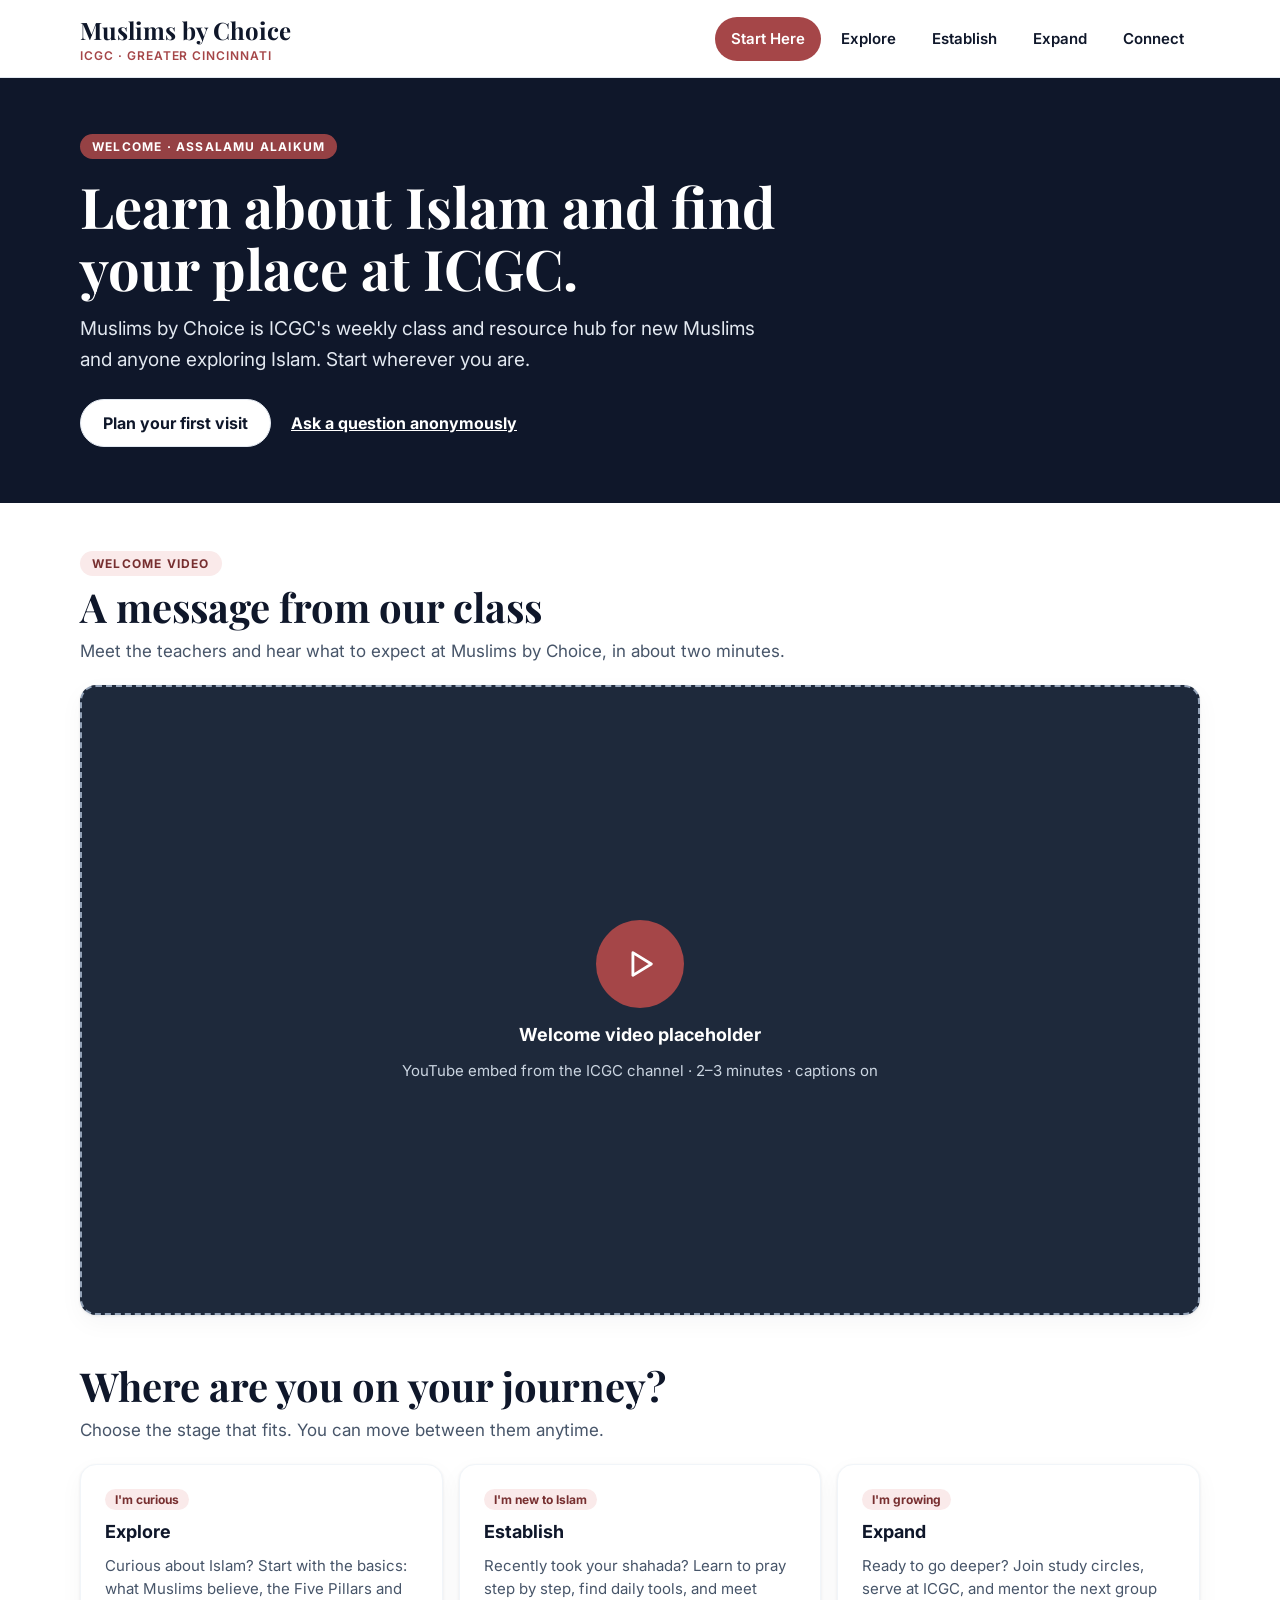
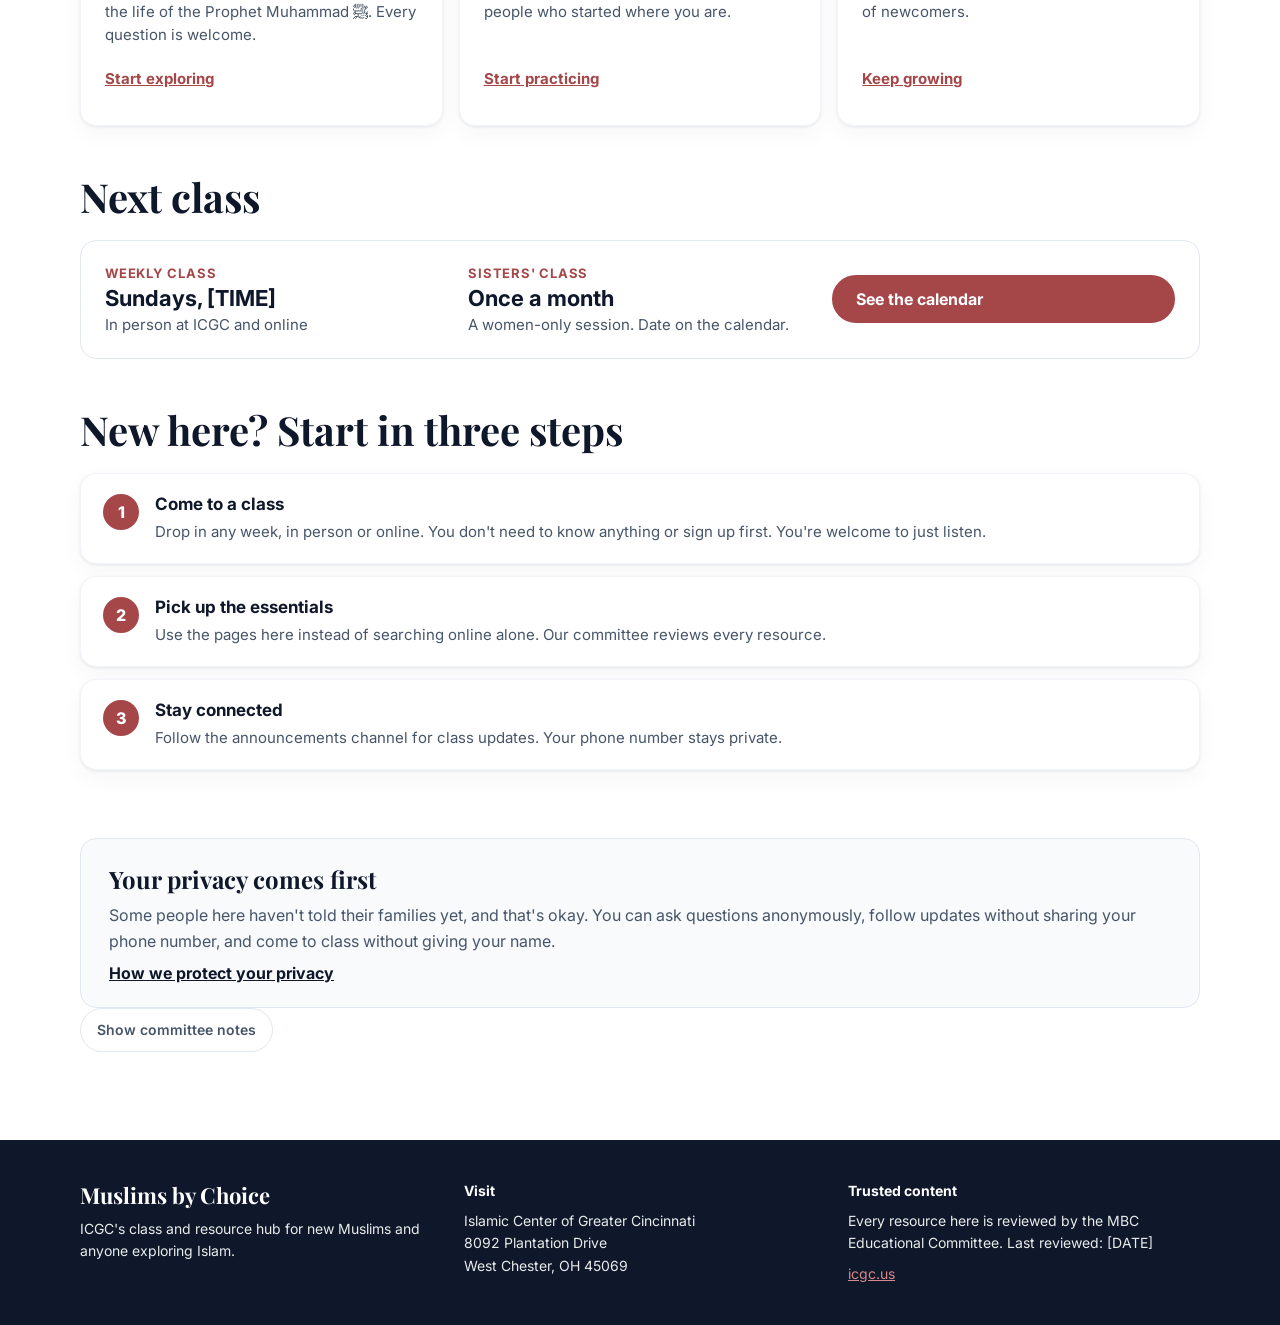
<file: index.html>
<!doctype html>
<html lang="en">
<head>
<meta charset="utf-8">
<meta name="viewport" content="width=device-width, initial-scale=1">
<meta name="robots" content="noindex">
<title>Start Here · Muslims by Choice</title>
<link rel="preconnect" href="https://fonts.googleapis.com">
<link href="https://fonts.googleapis.com/css2?family=Inter:wght@400;500;600;700&amp;family=Playfair+Display:wght@700&amp;display=swap" rel="stylesheet">
<link rel="stylesheet" href="assets/site.css">
</head>
<body class="notes-off">
<div style="font-family: Inter, system-ui, sans-serif; background: #FFFFFF; color: #0F172A; width: 100%; min-height: 100vh">
<div class="cn-note" style="display: contents"><div style="background: #FFF3DC; color: #6E4500; font-size: 14px; text-align: center; padding: 8px 16px; border-bottom: 1px dashed #C98A1B">Prototype for committee review. Dashed notes mark content still to confirm. Platform not chosen yet.</div></div><header style="background: #FFFFFF; border-bottom: 1px solid #E2E8F0; box-shadow: 0 1px 3px rgba(15, 23, 42, 0.08), 0 8px 24px rgba(15, 23, 42, 0.04)"><div style="max-width: 1120px; margin: 0 auto; padding: 14px 24px; display: flex; flex-wrap: wrap; gap: 12px 24px; align-items: center; justify-content: space-between"><a href="index.html" style="text-decoration: none; display: flex; flex-direction: column; gap: 2px"><span style="font-family: 'Playfair Display', Georgia, serif; font-size: 24px; font-weight: 700; color: #0F172A">Muslims by Choice</span><span style="font-size: 12px; font-weight: 600; letter-spacing: 0.08em; text-transform: uppercase; color: #A54648">ICGC · Greater Cincinnati</span></a><nav aria-label="Main" style="display: flex; flex-wrap: wrap; gap: 4px"><a href="index.html" style="background: #A54648; color: #FFFFFF; text-decoration: none; padding: 10px 16px; border-radius: 999px; font-size: 15px; font-weight: 600; min-height: 44px; box-sizing: border-box; display: inline-flex; align-items: center">Start Here</a><a href="explore.html" style="background: transparent; color: #0F172A; text-decoration: none; padding: 10px 16px; border-radius: 999px; font-size: 15px; font-weight: 600; min-height: 44px; box-sizing: border-box; display: inline-flex; align-items: center">Explore</a><a href="establish.html" style="background: transparent; color: #0F172A; text-decoration: none; padding: 10px 16px; border-radius: 999px; font-size: 15px; font-weight: 600; min-height: 44px; box-sizing: border-box; display: inline-flex; align-items: center">Establish</a><a href="expand.html" style="background: transparent; color: #0F172A; text-decoration: none; padding: 10px 16px; border-radius: 999px; font-size: 15px; font-weight: 600; min-height: 44px; box-sizing: border-box; display: inline-flex; align-items: center">Expand</a><a href="connect.html" style="background: transparent; color: #0F172A; text-decoration: none; padding: 10px 16px; border-radius: 999px; font-size: 15px; font-weight: 600; min-height: 44px; box-sizing: border-box; display: inline-flex; align-items: center">Connect</a></nav></div></header><div style="background: #0F172A; color: #FFFFFF"><div style="max-width: 1120px; margin: 0 auto; padding: 56px 24px; display: flex; flex-direction: column; gap: 16px"><span style="align-self: flex-start; font-size: 12px; font-weight: 700; letter-spacing: 0.1em; text-transform: uppercase; color: #FFFFFF; background: rgba(165, 70, 72, 0.9); padding: 5px 12px; border-radius: 999px">Welcome · Assalamu alaikum</span><h1 style="font-family: 'Playfair Display', Georgia, serif; margin: 0; font-size: 56px; line-height: 1.1; font-weight: 700; max-width: 820px">Learn about Islam and find your place at ICGC.</h1><p style="margin: 0; font-size: 19px; line-height: 1.6; max-width: 700px; color: #E2E8F0">Muslims by Choice is ICGC&#39;s weekly class and resource hub for new Muslims and anyone exploring Islam. Start wherever you are.</p><div style="display: flex; flex-wrap: wrap; gap: 12px; margin-top: 8px"><a href="connect.html" style="background: #FFFFFF; color: #0F172A; border: 1px solid #E2E8F0; text-decoration: none; font-weight: 700; font-size: 16px; padding: 12px 22px; border-radius: 999px; min-height: 48px; box-sizing: border-box; display: inline-flex; align-items: center">Plan your first visit</a><a href="connect.html" style="color: #FFFFFF; font-weight: 700; font-size: 16px; padding: 12px 8px; min-height: 48px; box-sizing: border-box; display: inline-flex; align-items: center">Ask a question anonymously</a></div></div></div><section style="max-width: 1120px; margin: 0 auto; padding: 48px 24px 0; display: flex; flex-direction: column; gap: 20px"><div style="display: flex; flex-direction: column; gap: 8px"><span style="align-self: flex-start; font-size: 12px; font-weight: 700; letter-spacing: 0.1em; text-transform: uppercase; color: #772F30; background: #FAEAEA; padding: 5px 12px; border-radius: 999px">Welcome video</span><h2 style="font-family: 'Playfair Display', Georgia, serif; margin: 0; font-size: 40px; line-height: 1.15; font-weight: 700; color: #0F172A">A message from our class</h2><p style="margin: 0; font-size: 17px; line-height: 1.6; color: #475569; max-width: 720px">Meet the teachers and hear what to expect at Muslims by Choice, in about two minutes.</p></div><div role="img" aria-label="Placeholder for the welcome video" style="position: relative; width: 100%; aspect-ratio: 16 / 9; border-radius: 16px; background: #1E293B; border: 2px dashed #94A3B8; box-sizing: border-box; display: flex; flex-direction: column; align-items: center; justify-content: center; gap: 16px; box-shadow: 0 1px 3px rgba(15, 23, 42, 0.08), 0 8px 24px rgba(15, 23, 42, 0.04)"><span aria-hidden="true" style="width: 88px; height: 88px; border-radius: 999px; background: #A54648; display: flex; align-items: center; justify-content: center"><svg aria-hidden="true" width="34" height="34" viewBox="0 0 24 24" fill="none" stroke="#FFFFFF" stroke-width="2" stroke-linecap="round" stroke-linejoin="round"><polygon points="7 4 20 12 7 20 7 4"></polygon></svg></span><span style="font-size: 18px; font-weight: 700; color: #FFFFFF">Welcome video placeholder</span><span style="font-size: 15px; color: #CBD5E1; text-align: center; max-width: 520px; padding: 0 16px">YouTube embed from the ICGC channel · 2–3 minutes · captions on</span></div><div class="cn-note" style="display: contents"><span style="align-self: flex-start; display: inline-block; padding: 4px 10px; border-radius: 6px; background: #FFF3DC; border: 1px dashed #C98A1B; color: #6E4500; font-size: 13px; line-height: 1.4">Committee: decide who records the video, and keep faces and names of class members out of it</span></div></section><section style="max-width: 1120px; margin: 0 auto; padding: 48px 24px 0; display: flex; flex-direction: column; gap: 20px"><div style="display: flex; flex-direction: column; gap: 8px"><h2 style="font-family: 'Playfair Display', Georgia, serif; margin: 0; font-size: 40px; line-height: 1.15; font-weight: 700; color: #0F172A">Where are you on your journey?</h2><p style="margin: 0; font-size: 17px; line-height: 1.6; color: #475569; max-width: 720px">Choose the stage that fits. You can move between them anytime.</p></div><div style="display: grid; grid-template-columns: repeat(auto-fit, minmax(260px, 1fr)); gap: 16px"><div style="background: #FFFFFF; border: 1px solid #F1F5F9; border-radius: 16px; padding: 24px; display: flex; flex-direction: column; gap: 10px; box-shadow: 0 1px 3px rgba(15, 23, 42, 0.08), 0 8px 24px rgba(15, 23, 42, 0.04)"><div style="display: flex; flex-wrap: wrap; gap: 6px"><span style="font-size: 12px; font-weight: 700; color: #772F30; background: #FAEAEA; padding: 3px 10px; border-radius: 999px">I&#39;m curious</span></div><h3 style="font-family: Inter, system-ui, sans-serif; margin: 0; font-size: 18px; line-height: 1.3; color: #0F172A">Explore</h3><p style="margin: 0; font-size: 15px; line-height: 1.55; color: #475569">Curious about Islam? Start with the basics: what Muslims believe, the Five Pillars and the life of the Prophet Muhammad ﷺ. Every question is welcome.</p><a href="explore.html" style="margin-top: auto; font-size: 15px; font-weight: 700; color: #A54648; min-height: 44px; display: inline-flex; align-items: center">Start exploring</a></div><div style="background: #FFFFFF; border: 1px solid #F1F5F9; border-radius: 16px; padding: 24px; display: flex; flex-direction: column; gap: 10px; box-shadow: 0 1px 3px rgba(15, 23, 42, 0.08), 0 8px 24px rgba(15, 23, 42, 0.04)"><div style="display: flex; flex-wrap: wrap; gap: 6px"><span style="font-size: 12px; font-weight: 700; color: #772F30; background: #FAEAEA; padding: 3px 10px; border-radius: 999px">I&#39;m new to Islam</span></div><h3 style="font-family: Inter, system-ui, sans-serif; margin: 0; font-size: 18px; line-height: 1.3; color: #0F172A">Establish</h3><p style="margin: 0; font-size: 15px; line-height: 1.55; color: #475569">Recently took your shahada? Learn to pray step by step, find daily tools, and meet people who started where you are.</p><a href="establish.html" style="margin-top: auto; font-size: 15px; font-weight: 700; color: #A54648; min-height: 44px; display: inline-flex; align-items: center">Start practicing</a></div><div style="background: #FFFFFF; border: 1px solid #F1F5F9; border-radius: 16px; padding: 24px; display: flex; flex-direction: column; gap: 10px; box-shadow: 0 1px 3px rgba(15, 23, 42, 0.08), 0 8px 24px rgba(15, 23, 42, 0.04)"><div style="display: flex; flex-wrap: wrap; gap: 6px"><span style="font-size: 12px; font-weight: 700; color: #772F30; background: #FAEAEA; padding: 3px 10px; border-radius: 999px">I&#39;m growing</span></div><h3 style="font-family: Inter, system-ui, sans-serif; margin: 0; font-size: 18px; line-height: 1.3; color: #0F172A">Expand</h3><p style="margin: 0; font-size: 15px; line-height: 1.55; color: #475569">Ready to go deeper? Join study circles, serve at ICGC, and mentor the next group of newcomers.</p><a href="expand.html" style="margin-top: auto; font-size: 15px; font-weight: 700; color: #A54648; min-height: 44px; display: inline-flex; align-items: center">Keep growing</a></div></div></section><section style="max-width: 1120px; margin: 0 auto; padding: 48px 24px 0; display: flex; flex-direction: column; gap: 20px"><div style="display: flex; flex-direction: column; gap: 8px"><h2 style="font-family: 'Playfair Display', Georgia, serif; margin: 0; font-size: 40px; line-height: 1.15; font-weight: 700; color: #0F172A">Next class</h2></div><div style="background: #FFFFFF; border: 1px solid #E2E8F0; border-radius: 16px; padding: 24px; display: grid; grid-template-columns: repeat(auto-fit, minmax(220px, 1fr)); gap: 20px"><div style="display: flex; flex-direction: column; gap: 4px"><span style="font-size: 13px; font-weight: 700; color: #A54648; text-transform: uppercase; letter-spacing: 0.06em">Weekly class</span><span style="font-family: Inter, system-ui, sans-serif; font-size: 22px; font-weight: 700; color: #0F172A">Sundays, [TIME]</span><span style="font-size: 15px; color: #475569">In person at ICGC and online</span><div class="cn-note" style="display: contents"><span class="cn-note" style="display: inline-block; margin-top: 8px; padding: 4px 10px; border-radius: 6px; background: #FFF3DC; border: 1px dashed #C98A1B; color: #6E4500; font-size: 13px; line-height: 1.4">Committee: confirm time; the ICGC site lists 12–2 pm</span></div></div><div style="display: flex; flex-direction: column; gap: 4px"><span style="font-size: 13px; font-weight: 700; color: #A54648; text-transform: uppercase; letter-spacing: 0.06em">Sisters&#39; class</span><span style="font-family: Inter, system-ui, sans-serif; font-size: 22px; font-weight: 700; color: #0F172A">Once a month</span><span style="font-size: 15px; color: #475569">A women-only session. Date on the calendar.</span><span class="cn-note" style="display: inline-block; margin-top: 8px; padding: 4px 10px; border-radius: 6px; background: #FFF3DC; border: 1px dashed #C98A1B; color: #6E4500; font-size: 13px; line-height: 1.4">Committee: confirm time and dates on a quarterly basis so that no one is caught by surprise</span></div><div style="display: flex; flex-direction: column; gap: 10px; justify-content: center"><a href="connect.html" style="background: #A54648; color: #FFFFFF; border: 2px solid #A54648; text-decoration: none; font-weight: 700; font-size: 16px; padding: 12px 22px; border-radius: 999px; min-height: 48px; box-sizing: border-box; display: inline-flex; align-items: center">See the calendar</a></div></div></section><section style="max-width: 1120px; margin: 0 auto; padding: 48px 24px 0; display: flex; flex-direction: column; gap: 20px"><div style="display: flex; flex-direction: column; gap: 8px"><h2 style="font-family: 'Playfair Display', Georgia, serif; margin: 0; font-size: 40px; line-height: 1.15; font-weight: 700; color: #0F172A">New here? Start in three steps</h2></div><div style="display: flex; flex-direction: column; gap: 12px"><div style="display: flex; gap: 16px; align-items: flex-start; background: #FFFFFF; border: 1px solid #F1F5F9; border-radius: 16px; padding: 20px 22px; box-shadow: 0 1px 3px rgba(15, 23, 42, 0.08), 0 8px 24px rgba(15, 23, 42, 0.04)"><span aria-hidden="true" style="flex: 0 0 36px; height: 36px; border-radius: 999px; background: #A54648; color: #FFFFFF; display: flex; align-items: center; justify-content: center; font-weight: 800; font-family: Inter, system-ui, sans-serif">1</span><div style="display: flex; flex-direction: column; gap: 6px; min-width: 0"><div style="display: flex; flex-wrap: wrap; gap: 8px; align-items: center"><h3 style="font-family: Inter, system-ui, sans-serif; margin: 0; font-size: 17px; color: #0F172A">Come to a class</h3></div><p style="margin: 0; font-size: 15px; line-height: 1.55; color: #475569">Drop in any week, in person or online. You don&#39;t need to know anything or sign up first. You&#39;re welcome to just listen.</p></div></div><div style="display: flex; gap: 16px; align-items: flex-start; background: #FFFFFF; border: 1px solid #F1F5F9; border-radius: 16px; padding: 20px 22px; box-shadow: 0 1px 3px rgba(15, 23, 42, 0.08), 0 8px 24px rgba(15, 23, 42, 0.04)"><span aria-hidden="true" style="flex: 0 0 36px; height: 36px; border-radius: 999px; background: #A54648; color: #FFFFFF; display: flex; align-items: center; justify-content: center; font-weight: 800; font-family: Inter, system-ui, sans-serif">2</span><div style="display: flex; flex-direction: column; gap: 6px; min-width: 0"><div style="display: flex; flex-wrap: wrap; gap: 8px; align-items: center"><h3 style="font-family: Inter, system-ui, sans-serif; margin: 0; font-size: 17px; color: #0F172A">Pick up the essentials</h3></div><p style="margin: 0; font-size: 15px; line-height: 1.55; color: #475569">Use the pages here instead of searching online alone. Our committee reviews every resource.</p></div></div><div style="display: flex; gap: 16px; align-items: flex-start; background: #FFFFFF; border: 1px solid #F1F5F9; border-radius: 16px; padding: 20px 22px; box-shadow: 0 1px 3px rgba(15, 23, 42, 0.08), 0 8px 24px rgba(15, 23, 42, 0.04)"><span aria-hidden="true" style="flex: 0 0 36px; height: 36px; border-radius: 999px; background: #A54648; color: #FFFFFF; display: flex; align-items: center; justify-content: center; font-weight: 800; font-family: Inter, system-ui, sans-serif">3</span><div style="display: flex; flex-direction: column; gap: 6px; min-width: 0"><div style="display: flex; flex-wrap: wrap; gap: 8px; align-items: center"><h3 style="font-family: Inter, system-ui, sans-serif; margin: 0; font-size: 17px; color: #0F172A">Stay connected</h3></div><p style="margin: 0; font-size: 15px; line-height: 1.55; color: #475569">Follow the announcements channel for class updates. Your phone number stays private.</p></div></div></div><span class="cn-note" style="display: inline-block; margin-top: 8px; padding: 4px 10px; border-radius: 6px; background: #FFF3DC; border: 1px dashed #C98A1B; color: #6E4500; font-size: 13px; line-height: 1.4">Need to confirm the logistics of this -- use WhatsApp to send class updates, announcements, non-ICGC events, etc.&nbsp;</span></section><section style="max-width: 1120px; margin: 0 auto; padding: 48px 24px 0; display: flex; flex-direction: column; gap: 20px"><div style="display: flex; flex-direction: column; gap: 8px"><h2 style="font-family: 'Playfair Display', Georgia, serif; margin: 0; font-size: 40px; line-height: 1.15; font-weight: 700; color: #0F172A"></h2></div><div style="background: #F8FAFC; border: 1px solid #E2E8F0; border-left-width: 1px; border-radius: 16px; padding: 24px 28px; display: flex; flex-direction: column; gap: 8px"><h3 style="font-family: 'Playfair Display', Georgia, serif; margin: 0; font-size: 24px; color: #0F172A">Your privacy comes first</h3><p style="margin: 0; font-size: 16px; line-height: 1.6; color: #475569">Some people here haven&#39;t told their families yet, and that&#39;s okay. You can ask questions anonymously, follow updates without sharing your phone number, and come to class without giving your name.</p><a href="connect.html" style="font-weight: 700; color: #0F172A">How we protect your privacy</a></div><span class="cn-note" style="display: inline-block; margin-top: 8px; padding: 4px 10px; border-radius: 6px; background: #FFF3DC; border: 1px dashed #C98A1B; color: #6E4500; font-size: 13px; line-height: 1.4">Need to confirm what the privacy policy is. Also&nbsp;</span></section><div style="max-width: 1120px; margin: 0 auto; padding: 0 24px 24px"><button type="button" class="notes-toggle" aria-pressed="false">Show committee notes</button></div><footer style="background: #0F172A; color: #E8ECEA; margin-top: 64px"><div style="max-width: 1120px; margin: 0 auto; padding: 40px 24px; display: grid; grid-template-columns: repeat(auto-fit, minmax(240px, 1fr)); gap: 32px"><div style="display: flex; flex-direction: column; gap: 8px"><span style="font-family: 'Playfair Display', Georgia, serif; font-size: 22px; font-weight: 700; color: #FFFFFF">Muslims by Choice</span><span style="font-size: 14px; line-height: 1.6">ICGC&#39;s class and resource hub for new Muslims and anyone exploring Islam.</span></div><div style="display: flex; flex-direction: column; gap: 8px; font-size: 14px; line-height: 1.6"><span style="font-weight: 700; color: #FFFFFF">Visit</span><span>Islamic Center of Greater Cincinnati<br>8092 Plantation Drive<br>West Chester, OH 45069</span></div><div style="display: flex; flex-direction: column; gap: 8px; font-size: 14px; line-height: 1.6"><span style="font-weight: 700; color: #FFFFFF">Trusted content</span><span>Every resource here is reviewed by the MBC Educational Committee. Last reviewed: [DATE]</span><a href="https://icgc.us/" style="color: #D8898B">icgc.us</a></div></div></footer>
</div>
<script src="assets/site.js"></script>
</body>
</html>
</file>
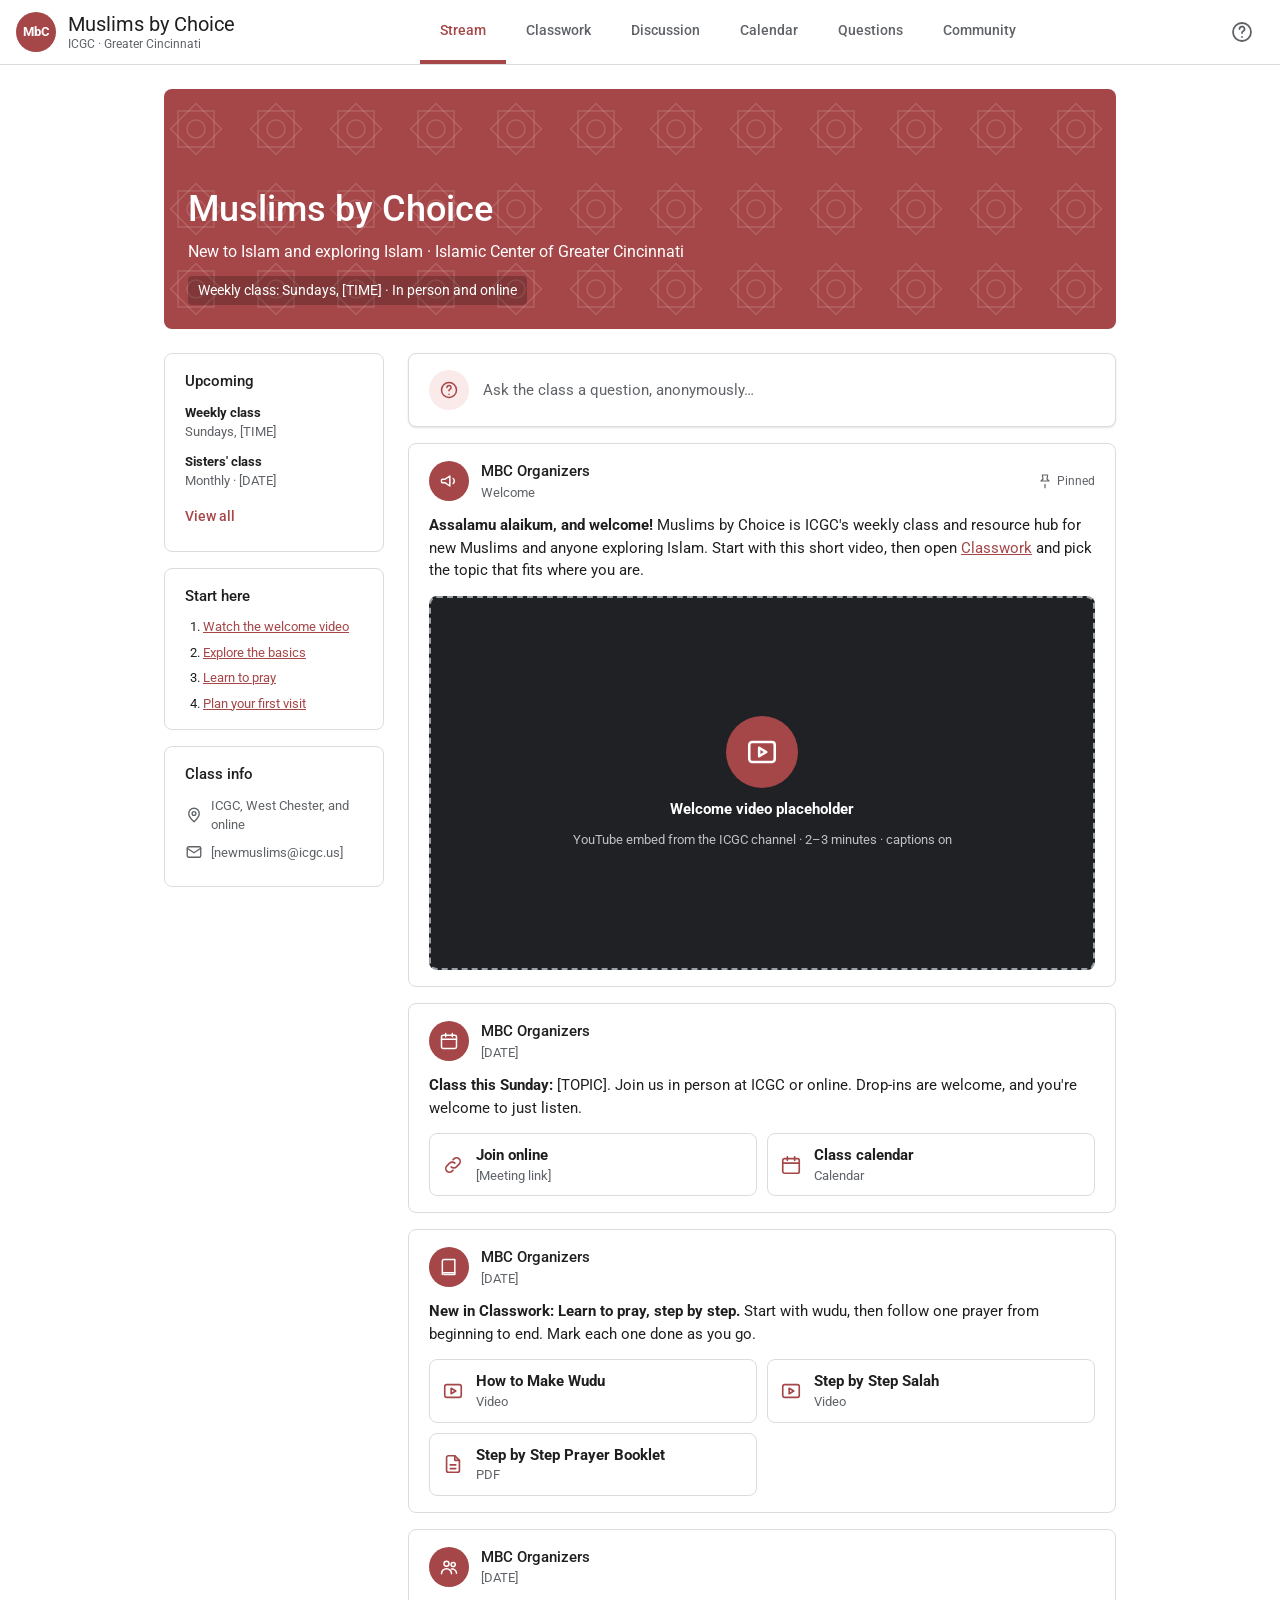
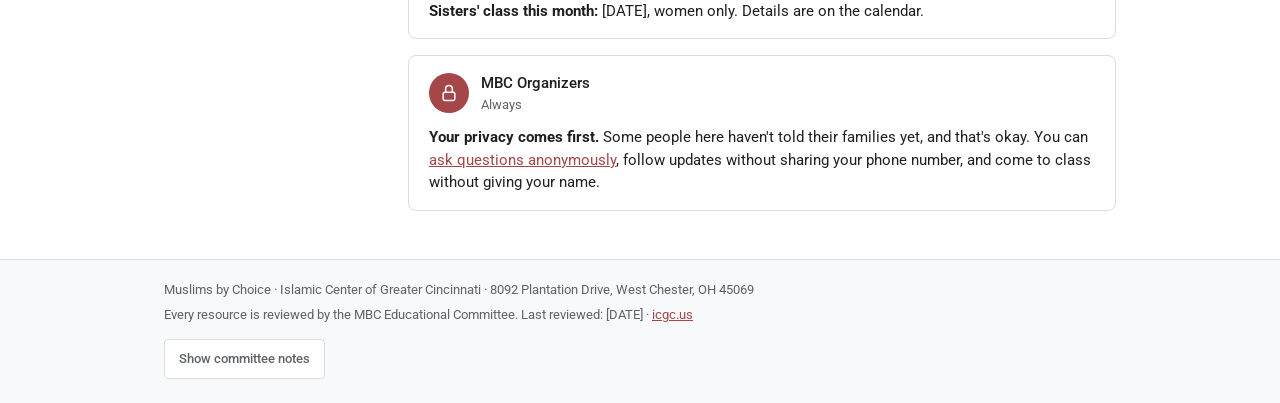
<file: classroom-pages/index.html>
<!doctype html>
<html lang="en">
<head>
<meta charset="utf-8">
<meta name="viewport" content="width=device-width, initial-scale=1">
<meta name="robots" content="noindex">
<title>Stream · Muslims by Choice</title>
<link rel="preconnect" href="https://fonts.googleapis.com">
<link href="https://fonts.googleapis.com/css2?family=Roboto:wght@400;500;700&amp;display=swap" rel="stylesheet">
<link rel="stylesheet" href="assets/classroom.css">
</head>
<body class="notes-off">
<a class="skip" href="#main">Skip to content</a>
<div class="cn-note proto-bar">Prototype for committee review. Notes in yellow mark content still to confirm.</div>
<header class="appbar">
  <div class="appbar-left">
    <span class="class-icon" aria-hidden="true">MbC</span>
    <div class="class-name"><a href="index.html">Muslims by Choice</a><span>ICGC · Greater Cincinnati</span></div>
  </div>
  <nav class="tabs" aria-label="Class sections"><a href="index.html" class="tab is-active" aria-current="page">Stream</a><a href="classwork.html" class="tab">Classwork</a><a href="discussion.html" class="tab">Discussion</a><a href="calendar.html" class="tab">Calendar</a><a href="questions.html" class="tab">Questions</a><a href="community.html" class="tab">Community</a></nav>
  <div class="appbar-right"><a class="icon-btn" href="questions.html" aria-label="Ask a question"><svg class="i" width="24" height="24" viewBox="0 0 24 24" fill="none" stroke="currentColor" stroke-width="1.8" stroke-linecap="round" stroke-linejoin="round" aria-hidden="true"><circle cx="12" cy="12" r="9"/><path d="M9.5 9a2.5 2.5 0 1 1 3.5 2.3c-.7.3-1 .9-1 1.7M12 17h.01"/></svg></a></div>
</header>
<main id="main" class="wrap">
<section class="banner"><div class="banner-text"><h1>Muslims by Choice</h1><p>New to Islam and exploring Islam · Islamic Center of Greater Cincinnati</p><p class="banner-meta">Weekly class: Sundays, [TIME] · In person and online</p></div></section>
<div class="stream-grid"><aside class="side"><section class="card side-card"><h2>Upcoming</h2><ul class="upcoming"><li><strong>Weekly class</strong><span>Sundays, [TIME]</span></li><li><strong>Sisters' class</strong><span>Monthly · [DATE]</span></li></ul><a class="text-btn" href="calendar.html">View all</a></section><section class="card side-card"><h2>Start here</h2><ol class="start"><li><a href="#welcome">Watch the welcome video</a></li><li><a href="classwork.html#explore">Explore the basics</a></li><li><a href="classwork.html#establish">Learn to pray</a></li><li><a href="community.html">Plan your first visit</a></li></ol></section><section class="card side-card"><h2>Class info</h2><p class="info"><svg class="i" width="18" height="18" viewBox="0 0 24 24" fill="none" stroke="currentColor" stroke-width="1.8" stroke-linecap="round" stroke-linejoin="round" aria-hidden="true"><path d="M12 21s-7-6.2-7-11a7 7 0 0 1 14 0c0 4.8-7 11-7 11z"/><circle cx="12" cy="10" r="2.5"/></svg> ICGC, West Chester, and online</p><p class="info"><svg class="i" width="18" height="18" viewBox="0 0 24 24" fill="none" stroke="currentColor" stroke-width="1.8" stroke-linecap="round" stroke-linejoin="round" aria-hidden="true"><rect x="3" y="5" width="18" height="14" rx="2"/><path d="M3 7l9 6 9-6"/></svg> [newmuslims@icgc.us]</p></section></aside><div class="stream" id="welcome"><a class="card compose" href="questions.html"><span class="avatar soft"><svg class="i" width="20" height="20" viewBox="0 0 24 24" fill="none" stroke="currentColor" stroke-width="1.8" stroke-linecap="round" stroke-linejoin="round" aria-hidden="true"><circle cx="12" cy="12" r="9"/><path d="M9.5 9a2.5 2.5 0 1 1 3.5 2.3c-.7.3-1 .9-1 1.7M12 17h.01"/></svg></span><span>Ask the class a question, anonymously…</span></a><article class="card post"><div class="post-head"><span class="avatar"><svg class="i" width="20" height="20" viewBox="0 0 24 24" fill="none" stroke="currentColor" stroke-width="1.8" stroke-linecap="round" stroke-linejoin="round" aria-hidden="true"><path d="M3 11v2a1 1 0 0 0 1 1h3l6 4V6L7 10H4a1 1 0 0 0-1 1z"/><path d="M17 9a4 4 0 0 1 0 6"/></svg></span><div><div class="post-who">MBC Organizers</div><div class="post-when">Welcome</div></div><span class="pin"><svg class="i" width="16" height="16" viewBox="0 0 24 24" fill="none" stroke="currentColor" stroke-width="1.8" stroke-linecap="round" stroke-linejoin="round" aria-hidden="true"><path d="M12 17v5M8 3h8l-1 6 3 3H6l3-3z"/></svg> Pinned</span></div><div class="post-body"><p><strong>Assalamu alaikum, and welcome!</strong> Muslims by Choice is ICGC's weekly class and resource hub for new Muslims and anyone exploring Islam. Start with this short video, then open <a href="classwork.html">Classwork</a> and pick the topic that fits where you are.</p></div><div class="video-ph" role="img" aria-label="Placeholder for the welcome video"><span class="play"><svg class="i" width="34" height="34" viewBox="0 0 24 24" fill="none" stroke="currentColor" stroke-width="1.8" stroke-linecap="round" stroke-linejoin="round" aria-hidden="true"><rect x="3" y="5" width="18" height="14" rx="2"/><path d="M10 9l5 3-5 3z"/></svg></span><strong>Welcome video placeholder</strong><small>YouTube embed from the ICGC channel · 2–3 minutes · captions on</small></div><p class="cn-note">Committee: decide who records the video, and keep faces and names of class members out of it</p></article><article class="card post"><div class="post-head"><span class="avatar"><svg class="i" width="20" height="20" viewBox="0 0 24 24" fill="none" stroke="currentColor" stroke-width="1.8" stroke-linecap="round" stroke-linejoin="round" aria-hidden="true"><rect x="3" y="5" width="18" height="16" rx="2"/><path d="M3 10h18M8 3v4M16 3v4"/></svg></span><div><div class="post-who">MBC Organizers</div><div class="post-when">[DATE]</div></div></div><div class="post-body"><p><strong>Class this Sunday:</strong> [TOPIC]. Join us in person at ICGC or online. Drop-ins are welcome, and you're welcome to just listen.</p></div><div class="attachments"><a class="attach" href="#"><svg class="i" width="22" height="22" viewBox="0 0 24 24" fill="none" stroke="currentColor" stroke-width="1.8" stroke-linecap="round" stroke-linejoin="round" aria-hidden="true"><path d="M10 14a4 4 0 0 0 5.7 0l3-3a4 4 0 0 0-5.7-5.7l-1 1"/><path d="M14 10a4 4 0 0 0-5.7 0l-3 3a4 4 0 0 0 5.7 5.7l1-1"/></svg><span><strong>Join online</strong><small>[Meeting link]</small></span></a><a class="attach" href="calendar.html"><svg class="i" width="22" height="22" viewBox="0 0 24 24" fill="none" stroke="currentColor" stroke-width="1.8" stroke-linecap="round" stroke-linejoin="round" aria-hidden="true"><rect x="3" y="5" width="18" height="16" rx="2"/><path d="M3 10h18M8 3v4M16 3v4"/></svg><span><strong>Class calendar</strong><small>Calendar</small></span></a></div><p class="cn-note">Committee: confirm time; the ICGC site lists 12–2 pm</p></article><article class="card post"><div class="post-head"><span class="avatar"><svg class="i" width="20" height="20" viewBox="0 0 24 24" fill="none" stroke="currentColor" stroke-width="1.8" stroke-linecap="round" stroke-linejoin="round" aria-hidden="true"><path d="M4 19V5a2 2 0 0 1 2-2h13v16H6a2 2 0 0 0-2 2z"/><path d="M19 19v2H6"/></svg></span><div><div class="post-who">MBC Organizers</div><div class="post-when">[DATE]</div></div></div><div class="post-body"><p><strong>New in Classwork: Learn to pray, step by step.</strong> Start with wudu, then follow one prayer from beginning to end. Mark each one done as you go.</p></div><div class="attachments"><a class="attach" href="https://linktr.ee/MuslimsbyChoiceResources"><svg class="i" width="22" height="22" viewBox="0 0 24 24" fill="none" stroke="currentColor" stroke-width="1.8" stroke-linecap="round" stroke-linejoin="round" aria-hidden="true"><rect x="3" y="5" width="18" height="14" rx="2"/><path d="M10 9l5 3-5 3z"/></svg><span><strong>How to Make Wudu</strong><small>Video</small></span></a><a class="attach" href="https://linktr.ee/MuslimsbyChoiceResources"><svg class="i" width="22" height="22" viewBox="0 0 24 24" fill="none" stroke="currentColor" stroke-width="1.8" stroke-linecap="round" stroke-linejoin="round" aria-hidden="true"><rect x="3" y="5" width="18" height="14" rx="2"/><path d="M10 9l5 3-5 3z"/></svg><span><strong>Step by Step Salah</strong><small>Video</small></span></a><a class="attach" href="https://linktr.ee/MuslimsbyChoiceResources"><svg class="i" width="22" height="22" viewBox="0 0 24 24" fill="none" stroke="currentColor" stroke-width="1.8" stroke-linecap="round" stroke-linejoin="round" aria-hidden="true"><path d="M14 3H7a2 2 0 0 0-2 2v14a2 2 0 0 0 2 2h10a2 2 0 0 0 2-2V8z"/><path d="M14 3v5h5M9 13h6M9 17h6"/></svg><span><strong>Step by Step Prayer Booklet</strong><small>PDF</small></span></a></div></article><article class="card post"><div class="post-head"><span class="avatar"><svg class="i" width="20" height="20" viewBox="0 0 24 24" fill="none" stroke="currentColor" stroke-width="1.8" stroke-linecap="round" stroke-linejoin="round" aria-hidden="true"><circle cx="9" cy="8" r="3"/><path d="M3 20a6 6 0 0 1 12 0"/><circle cx="17" cy="9" r="2.5"/><path d="M15 14.5a5 5 0 0 1 6 5"/></svg></span><div><div class="post-who">MBC Organizers</div><div class="post-when">[DATE]</div></div></div><div class="post-body"><p><strong>Sisters' class this month:</strong> [DATE], women only. Details are on the calendar.</p></div><p class="cn-note">Committee: confirm sisters' class dates each quarter so no one is caught by surprise</p></article><article class="card post"><div class="post-head"><span class="avatar"><svg class="i" width="20" height="20" viewBox="0 0 24 24" fill="none" stroke="currentColor" stroke-width="1.8" stroke-linecap="round" stroke-linejoin="round" aria-hidden="true"><rect x="5" y="11" width="14" height="10" rx="2"/><path d="M8 11V7a4 4 0 0 1 8 0v4"/></svg></span><div><div class="post-who">MBC Organizers</div><div class="post-when">Always</div></div></div><div class="post-body"><p><strong>Your privacy comes first.</strong> Some people here haven't told their families yet, and that's okay. You can <a href="questions.html">ask questions anonymously</a>, follow updates without sharing your phone number, and come to class without giving your name.</p></div><p class="cn-note">Committee: confirm the privacy policy</p></article></div></div>
</main>
<footer class="foot">
  <div class="wrap foot-inner">
    <span>Muslims by Choice · Islamic Center of Greater Cincinnati · 8092 Plantation Drive, West Chester, OH 45069</span>
    <span>Every resource is reviewed by the MBC Educational Committee. Last reviewed: [DATE] · <a href="https://icgc.us/">icgc.us</a></span>
    <button type="button" class="notes-toggle" aria-pressed="false">Show committee notes</button>
  </div>
</footer>
<script src="assets/classroom.js"></script>
</body>
</html>
</file>
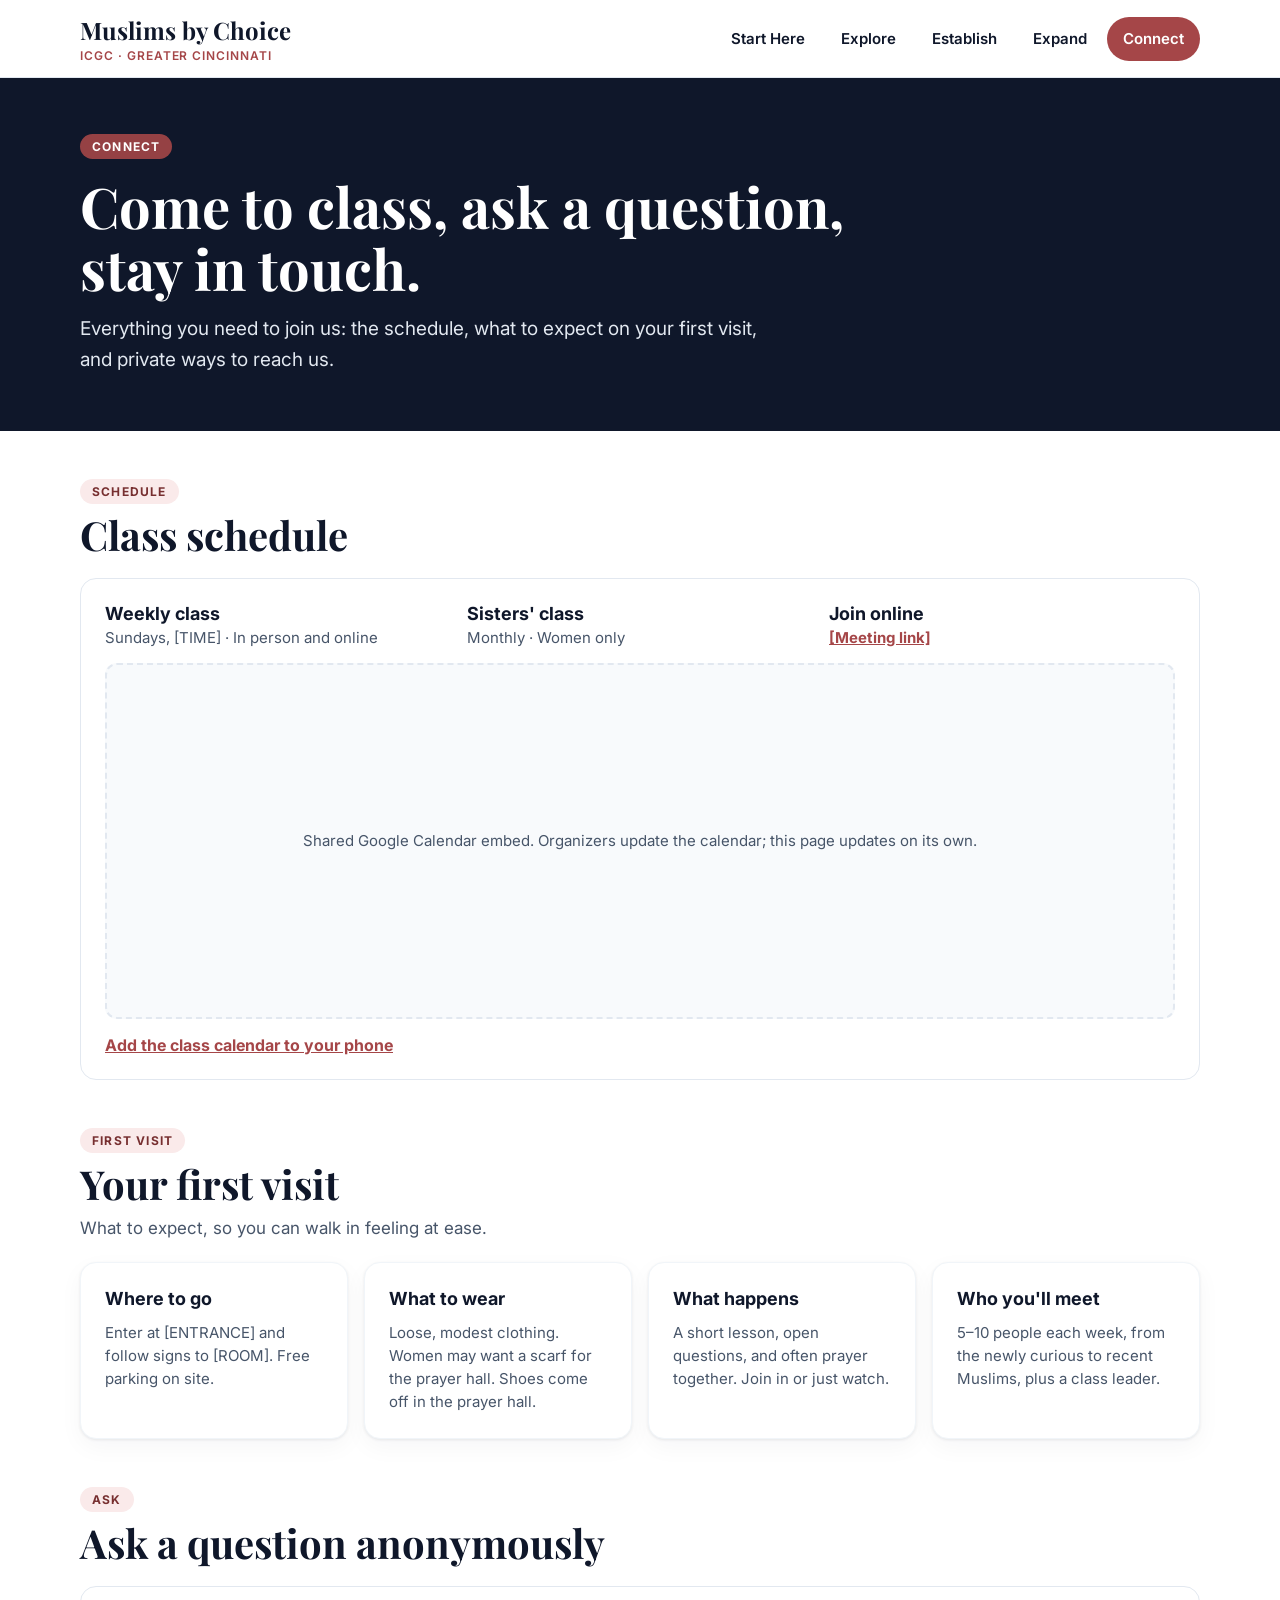
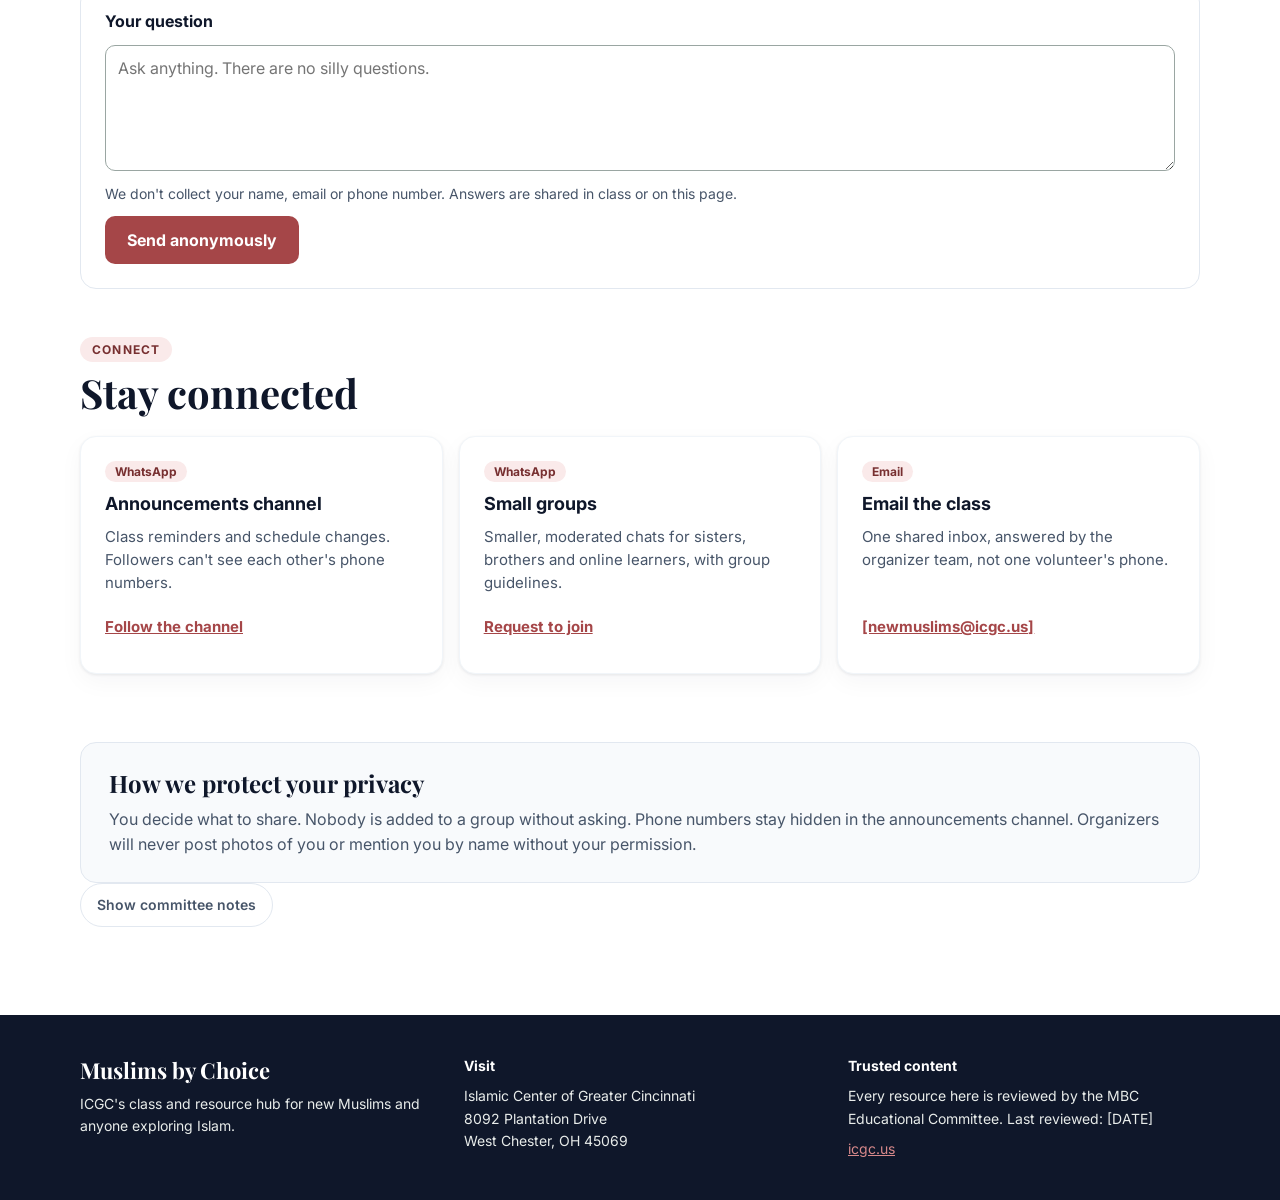
<file: connect.html>
<!doctype html>
<html lang="en">
<head>
<meta charset="utf-8">
<meta name="viewport" content="width=device-width, initial-scale=1">
<meta name="robots" content="noindex">
<title>Connect · Muslims by Choice</title>
<link rel="preconnect" href="https://fonts.googleapis.com">
<link href="https://fonts.googleapis.com/css2?family=Inter:wght@400;500;600;700&amp;family=Playfair+Display:wght@700&amp;display=swap" rel="stylesheet">
<link rel="stylesheet" href="assets/site.css">
</head>
<body class="notes-off">
<div style="font-family: Inter, system-ui, sans-serif; background: #FFFFFF; color: #0F172A; width: 100%; min-height: 100vh">
<div class="cn-note" style="display: contents"><div style="background: #FFF3DC; color: #6E4500; font-size: 14px; text-align: center; padding: 8px 16px; border-bottom: 1px dashed #C98A1B">Prototype for committee review. Dashed notes mark content still to confirm. Platform not chosen yet.</div></div><header style="background: #FFFFFF; border-bottom: 1px solid #E2E8F0; box-shadow: 0 1px 3px rgba(15, 23, 42, 0.08), 0 8px 24px rgba(15, 23, 42, 0.04)"><div style="max-width: 1120px; margin: 0 auto; padding: 14px 24px; display: flex; flex-wrap: wrap; gap: 12px 24px; align-items: center; justify-content: space-between"><a href="index.html" style="text-decoration: none; display: flex; flex-direction: column; gap: 2px"><span style="font-family: 'Playfair Display', Georgia, serif; font-size: 24px; font-weight: 700; color: #0F172A">Muslims by Choice</span><span style="font-size: 12px; font-weight: 600; letter-spacing: 0.08em; text-transform: uppercase; color: #A54648">ICGC · Greater Cincinnati</span></a><nav aria-label="Main" style="display: flex; flex-wrap: wrap; gap: 4px"><a href="index.html" style="background: transparent; color: #0F172A; text-decoration: none; padding: 10px 16px; border-radius: 999px; font-size: 15px; font-weight: 600; min-height: 44px; box-sizing: border-box; display: inline-flex; align-items: center">Start Here</a><a href="explore.html" style="background: transparent; color: #0F172A; text-decoration: none; padding: 10px 16px; border-radius: 999px; font-size: 15px; font-weight: 600; min-height: 44px; box-sizing: border-box; display: inline-flex; align-items: center">Explore</a><a href="establish.html" style="background: transparent; color: #0F172A; text-decoration: none; padding: 10px 16px; border-radius: 999px; font-size: 15px; font-weight: 600; min-height: 44px; box-sizing: border-box; display: inline-flex; align-items: center">Establish</a><a href="expand.html" style="background: transparent; color: #0F172A; text-decoration: none; padding: 10px 16px; border-radius: 999px; font-size: 15px; font-weight: 600; min-height: 44px; box-sizing: border-box; display: inline-flex; align-items: center">Expand</a><a href="connect.html" style="background: #A54648; color: #FFFFFF; text-decoration: none; padding: 10px 16px; border-radius: 999px; font-size: 15px; font-weight: 600; min-height: 44px; box-sizing: border-box; display: inline-flex; align-items: center">Connect</a></nav></div></header><div style="background: #0F172A; color: #FFFFFF"><div style="max-width: 1120px; margin: 0 auto; padding: 56px 24px; display: flex; flex-direction: column; gap: 16px"><span style="align-self: flex-start; font-size: 12px; font-weight: 700; letter-spacing: 0.1em; text-transform: uppercase; color: #FFFFFF; background: rgba(165, 70, 72, 0.9); padding: 5px 12px; border-radius: 999px">Connect</span><h1 style="font-family: 'Playfair Display', Georgia, serif; margin: 0; font-size: 56px; line-height: 1.1; font-weight: 700; max-width: 820px">Come to class, ask a question, stay in touch.</h1><p style="margin: 0; font-size: 19px; line-height: 1.6; max-width: 700px; color: #E2E8F0">Everything you need to join us: the schedule, what to expect on your first visit, and private ways to reach us.</p></div></div><section style="max-width: 1120px; margin: 0 auto; padding: 48px 24px 0; display: flex; flex-direction: column; gap: 20px"><div style="display: flex; flex-direction: column; gap: 8px"><span style="align-self: flex-start; font-size: 12px; font-weight: 700; letter-spacing: 0.1em; text-transform: uppercase; color: #772F30; background: #FAEAEA; padding: 5px 12px; border-radius: 999px">Schedule</span><h2 style="font-family: 'Playfair Display', Georgia, serif; margin: 0; font-size: 40px; line-height: 1.15; font-weight: 700; color: #0F172A">Class schedule</h2></div><div style="background: #FFFFFF; border: 1px solid #E2E8F0; border-radius: 16px; padding: 24px; display: flex; flex-direction: column; gap: 16px"><div style="display: grid; grid-template-columns: repeat(auto-fit, minmax(220px, 1fr)); gap: 16px"><div style="display: flex; flex-direction: column; gap: 4px"><span style="font-family: Inter, system-ui, sans-serif; font-size: 18px; font-weight: 700; color: #0F172A">Weekly class</span><span style="font-size: 15px; color: #475569">Sundays, [TIME] · In person and online</span></div><div style="display: flex; flex-direction: column; gap: 4px"><span style="font-family: Inter, system-ui, sans-serif; font-size: 18px; font-weight: 700; color: #0F172A">Sisters&#39; class</span><span style="font-size: 15px; color: #475569">Monthly · Women only</span></div><div style="display: flex; flex-direction: column; gap: 4px"><span style="font-family: Inter, system-ui, sans-serif; font-size: 18px; font-weight: 700; color: #0F172A">Join online</span><a href="#" style="font-size: 15px; font-weight: 700; color: #A54648">[Meeting link]</a></div></div><div role="img" aria-label="Placeholder for the embedded class calendar" style="height: 320px; border: 2px dashed #E2E8F0; border-radius: 12px; background: #F8FAFC; display: flex; align-items: center; justify-content: center; text-align: center; padding: 16px; color: #475569; font-size: 15px">Shared Google Calendar embed. Organizers update the calendar; this page updates on its own.</div><a href="#" style="font-weight: 700; color: #A54648">Add the class calendar to your phone</a></div></section><section style="max-width: 1120px; margin: 0 auto; padding: 48px 24px 0; display: flex; flex-direction: column; gap: 20px"><div style="display: flex; flex-direction: column; gap: 8px"><span style="align-self: flex-start; font-size: 12px; font-weight: 700; letter-spacing: 0.1em; text-transform: uppercase; color: #772F30; background: #FAEAEA; padding: 5px 12px; border-radius: 999px">First visit</span><h2 style="font-family: 'Playfair Display', Georgia, serif; margin: 0; font-size: 40px; line-height: 1.15; font-weight: 700; color: #0F172A">Your first visit</h2><p style="margin: 0; font-size: 17px; line-height: 1.6; color: #475569; max-width: 720px">What to expect, so you can walk in feeling at ease.</p></div><div style="display: grid; grid-template-columns: repeat(auto-fit, minmax(240px, 1fr)); gap: 16px"><div style="background: #FFFFFF; border: 1px solid #F1F5F9; border-radius: 16px; padding: 24px; display: flex; flex-direction: column; gap: 10px; box-shadow: 0 1px 3px rgba(15, 23, 42, 0.08), 0 8px 24px rgba(15, 23, 42, 0.04)"><h3 style="font-family: Inter, system-ui, sans-serif; margin: 0; font-size: 18px; line-height: 1.3; color: #0F172A">Where to go</h3><p style="margin: 0; font-size: 15px; line-height: 1.55; color: #475569">Enter at [ENTRANCE] and follow signs to [ROOM]. Free parking on site.</p><div class="cn-note" style="display: contents"><span class="cn-note" style="display: inline-block; margin-top: 8px; padding: 4px 10px; border-radius: 6px; background: #FFF3DC; border: 1px dashed #C98A1B; color: #6E4500; font-size: 13px; line-height: 1.4">Committee: fill in entrance and room</span></div></div><div style="background: #FFFFFF; border: 1px solid #F1F5F9; border-radius: 16px; padding: 24px; display: flex; flex-direction: column; gap: 10px; box-shadow: 0 1px 3px rgba(15, 23, 42, 0.08), 0 8px 24px rgba(15, 23, 42, 0.04)"><h3 style="font-family: Inter, system-ui, sans-serif; margin: 0; font-size: 18px; line-height: 1.3; color: #0F172A">What to wear</h3><p style="margin: 0; font-size: 15px; line-height: 1.55; color: #475569">Loose, modest clothing. Women may want a scarf for the prayer hall. Shoes come off in the prayer hall.</p><div class="cn-note" style="display: contents"><span class="cn-note" style="display: inline-block; margin-top: 8px; padding: 4px 10px; border-radius: 6px; background: #FFF3DC; border: 1px dashed #C98A1B; color: #6E4500; font-size: 13px; line-height: 1.4">Committee: review wording</span></div></div><div style="background: #FFFFFF; border: 1px solid #F1F5F9; border-radius: 16px; padding: 24px; display: flex; flex-direction: column; gap: 10px; box-shadow: 0 1px 3px rgba(15, 23, 42, 0.08), 0 8px 24px rgba(15, 23, 42, 0.04)"><h3 style="font-family: Inter, system-ui, sans-serif; margin: 0; font-size: 18px; line-height: 1.3; color: #0F172A">What happens</h3><p style="margin: 0; font-size: 15px; line-height: 1.55; color: #475569">A short lesson, open questions, and often prayer together. Join in or just watch.</p></div><div style="background: #FFFFFF; border: 1px solid #F1F5F9; border-radius: 16px; padding: 24px; display: flex; flex-direction: column; gap: 10px; box-shadow: 0 1px 3px rgba(15, 23, 42, 0.08), 0 8px 24px rgba(15, 23, 42, 0.04)"><h3 style="font-family: Inter, system-ui, sans-serif; margin: 0; font-size: 18px; line-height: 1.3; color: #0F172A">Who you&#39;ll meet</h3><p style="margin: 0; font-size: 15px; line-height: 1.55; color: #475569">5–10 people each week, from the newly curious to recent Muslims, plus a class leader.</p></div></div></section><section id="ask" style="max-width: 1120px; margin: 0 auto; padding: 48px 24px 0; display: flex; flex-direction: column; gap: 20px"><div style="display: flex; flex-direction: column; gap: 8px"><span style="align-self: flex-start; font-size: 12px; font-weight: 700; letter-spacing: 0.1em; text-transform: uppercase; color: #772F30; background: #FAEAEA; padding: 5px 12px; border-radius: 999px">Ask</span><h2 style="font-family: 'Playfair Display', Georgia, serif; margin: 0; font-size: 40px; line-height: 1.15; font-weight: 700; color: #0F172A">Ask a question anonymously</h2></div><form class="anon-form" style="background: #FFFFFF; border: 1px solid #E2E8F0; border-radius: 16px; padding: 24px; display: flex; flex-direction: column; gap: 14px"><div class="form-ask" style="display: contents"><div style="display: flex; flex-direction: column; gap: 14px"><label for="q" style="font-weight: 700; color: #0F172A; font-size: 16px">Your question</label><textarea id="q" rows="5" placeholder="Ask anything. There are no silly questions." style="font: inherit; font-size: 16px; padding: 12px; border: 1px solid #9AA6A2; border-radius: 10px; resize: vertical"></textarea><span style="font-size: 14px; color: #475569">We don&#39;t collect your name, email or phone number. Answers are shared in class or on this page.</span><button type="submit" style="align-self: flex-start; background: #A54648; color: #FFFFFF; border: none; font: inherit; font-weight: 700; font-size: 16px; padding: 12px 22px; border-radius: 10px; min-height: 48px; cursor: pointer">Send anonymously</button></div></div><div class="form-thanks" hidden><div style="display: flex; flex-direction: column; gap: 6px"><span style="font-family: Inter, system-ui, sans-serif; font-size: 18px; font-weight: 700; color: #0F172A">Thank you. Your question was sent.</span><span style="font-size: 15px; color: #475569">Look for the answer at the next class.</span></div></div><div class="cn-note" style="display: contents"><span class="cn-note" style="display: inline-block; margin-top: 8px; padding: 4px 10px; border-radius: 6px; background: #FFF3DC; border: 1px dashed #C98A1B; color: #6E4500; font-size: 13px; line-height: 1.4">Committee: this would be a Google Form with no sign-in</span></div></form></section><section style="max-width: 1120px; margin: 0 auto; padding: 48px 24px 0; display: flex; flex-direction: column; gap: 20px"><div style="display: flex; flex-direction: column; gap: 8px"><span style="align-self: flex-start; font-size: 12px; font-weight: 700; letter-spacing: 0.1em; text-transform: uppercase; color: #772F30; background: #FAEAEA; padding: 5px 12px; border-radius: 999px">Connect</span><h2 style="font-family: 'Playfair Display', Georgia, serif; margin: 0; font-size: 40px; line-height: 1.15; font-weight: 700; color: #0F172A">Stay connected</h2></div><div style="display: grid; grid-template-columns: repeat(auto-fit, minmax(260px, 1fr)); gap: 16px"><div style="background: #FFFFFF; border: 1px solid #F1F5F9; border-radius: 16px; padding: 24px; display: flex; flex-direction: column; gap: 10px; box-shadow: 0 1px 3px rgba(15, 23, 42, 0.08), 0 8px 24px rgba(15, 23, 42, 0.04)"><div style="display: flex; flex-wrap: wrap; gap: 6px"><span style="font-size: 12px; font-weight: 700; color: #772F30; background: #FAEAEA; padding: 3px 10px; border-radius: 999px">WhatsApp</span></div><h3 style="font-family: Inter, system-ui, sans-serif; margin: 0; font-size: 18px; line-height: 1.3; color: #0F172A">Announcements channel</h3><p style="margin: 0; font-size: 15px; line-height: 1.55; color: #475569">Class reminders and schedule changes. Followers can&#39;t see each other&#39;s phone numbers.</p><a href="#" style="margin-top: auto; font-size: 15px; font-weight: 700; color: #A54648; min-height: 44px; display: inline-flex; align-items: center">Follow the channel</a></div><div style="background: #FFFFFF; border: 1px solid #F1F5F9; border-radius: 16px; padding: 24px; display: flex; flex-direction: column; gap: 10px; box-shadow: 0 1px 3px rgba(15, 23, 42, 0.08), 0 8px 24px rgba(15, 23, 42, 0.04)"><div style="display: flex; flex-wrap: wrap; gap: 6px"><span style="font-size: 12px; font-weight: 700; color: #772F30; background: #FAEAEA; padding: 3px 10px; border-radius: 999px">WhatsApp</span></div><h3 style="font-family: Inter, system-ui, sans-serif; margin: 0; font-size: 18px; line-height: 1.3; color: #0F172A">Small groups</h3><p style="margin: 0; font-size: 15px; line-height: 1.55; color: #475569">Smaller, moderated chats for sisters, brothers and online learners, with group guidelines.</p><div class="cn-note" style="display: contents"><span class="cn-note" style="display: inline-block; margin-top: 8px; padding: 4px 10px; border-radius: 6px; background: #FFF3DC; border: 1px dashed #C98A1B; color: #6E4500; font-size: 13px; line-height: 1.4">Committee: replaces the 160-person group</span></div><a href="#" style="margin-top: auto; font-size: 15px; font-weight: 700; color: #A54648; min-height: 44px; display: inline-flex; align-items: center">Request to join</a></div><div style="background: #FFFFFF; border: 1px solid #F1F5F9; border-radius: 16px; padding: 24px; display: flex; flex-direction: column; gap: 10px; box-shadow: 0 1px 3px rgba(15, 23, 42, 0.08), 0 8px 24px rgba(15, 23, 42, 0.04)"><div style="display: flex; flex-wrap: wrap; gap: 6px"><span style="font-size: 12px; font-weight: 700; color: #772F30; background: #FAEAEA; padding: 3px 10px; border-radius: 999px">Email</span></div><h3 style="font-family: Inter, system-ui, sans-serif; margin: 0; font-size: 18px; line-height: 1.3; color: #0F172A">Email the class</h3><p style="margin: 0; font-size: 15px; line-height: 1.55; color: #475569">One shared inbox, answered by the organizer team, not one volunteer&#39;s phone.</p><div class="cn-note" style="display: contents"><span class="cn-note" style="display: inline-block; margin-top: 8px; padding: 4px 10px; border-radius: 6px; background: #FFF3DC; border: 1px dashed #C98A1B; color: #6E4500; font-size: 13px; line-height: 1.4">Committee: confirm address</span></div><a href="#" style="margin-top: auto; font-size: 15px; font-weight: 700; color: #A54648; min-height: 44px; display: inline-flex; align-items: center">[newmuslims@icgc.us]</a></div></div></section><section style="max-width: 1120px; margin: 0 auto; padding: 48px 24px 0; display: flex; flex-direction: column; gap: 20px"><div style="display: flex; flex-direction: column; gap: 8px"><h2 style="font-family: 'Playfair Display', Georgia, serif; margin: 0; font-size: 40px; line-height: 1.15; font-weight: 700; color: #0F172A"></h2></div><div style="background: #F8FAFC; border: 1px solid #E2E8F0; border-left-width: 1px; border-radius: 16px; padding: 24px 28px; display: flex; flex-direction: column; gap: 8px"><h3 style="font-family: 'Playfair Display', Georgia, serif; margin: 0; font-size: 24px; color: #0F172A">How we protect your privacy</h3><p style="margin: 0; font-size: 16px; line-height: 1.6; color: #475569">You decide what to share. Nobody is added to a group without asking. Phone numbers stay hidden in the announcements channel. Organizers will never post photos of you or mention you by name without your permission.</p><div class="cn-note" style="display: contents"><span class="cn-note" style="display: inline-block; margin-top: 8px; padding: 4px 10px; border-radius: 6px; background: #FFF3DC; border: 1px dashed #C98A1B; color: #6E4500; font-size: 13px; line-height: 1.4">Committee: approve these commitments</span></div></div></section><div style="max-width: 1120px; margin: 0 auto; padding: 0 24px 24px"><button type="button" class="notes-toggle" aria-pressed="false">Show committee notes</button></div><footer style="background: #0F172A; color: #E8ECEA; margin-top: 64px"><div style="max-width: 1120px; margin: 0 auto; padding: 40px 24px; display: grid; grid-template-columns: repeat(auto-fit, minmax(240px, 1fr)); gap: 32px"><div style="display: flex; flex-direction: column; gap: 8px"><span style="font-family: 'Playfair Display', Georgia, serif; font-size: 22px; font-weight: 700; color: #FFFFFF">Muslims by Choice</span><span style="font-size: 14px; line-height: 1.6">ICGC&#39;s class and resource hub for new Muslims and anyone exploring Islam.</span></div><div style="display: flex; flex-direction: column; gap: 8px; font-size: 14px; line-height: 1.6"><span style="font-weight: 700; color: #FFFFFF">Visit</span><span>Islamic Center of Greater Cincinnati<br>8092 Plantation Drive<br>West Chester, OH 45069</span></div><div style="display: flex; flex-direction: column; gap: 8px; font-size: 14px; line-height: 1.6"><span style="font-weight: 700; color: #FFFFFF">Trusted content</span><span>Every resource here is reviewed by the MBC Educational Committee. Last reviewed: [DATE]</span><a href="https://icgc.us/" style="color: #D8898B">icgc.us</a></div></div></footer>
</div>
<script src="assets/site.js"></script>
</body>
</html>
</file>
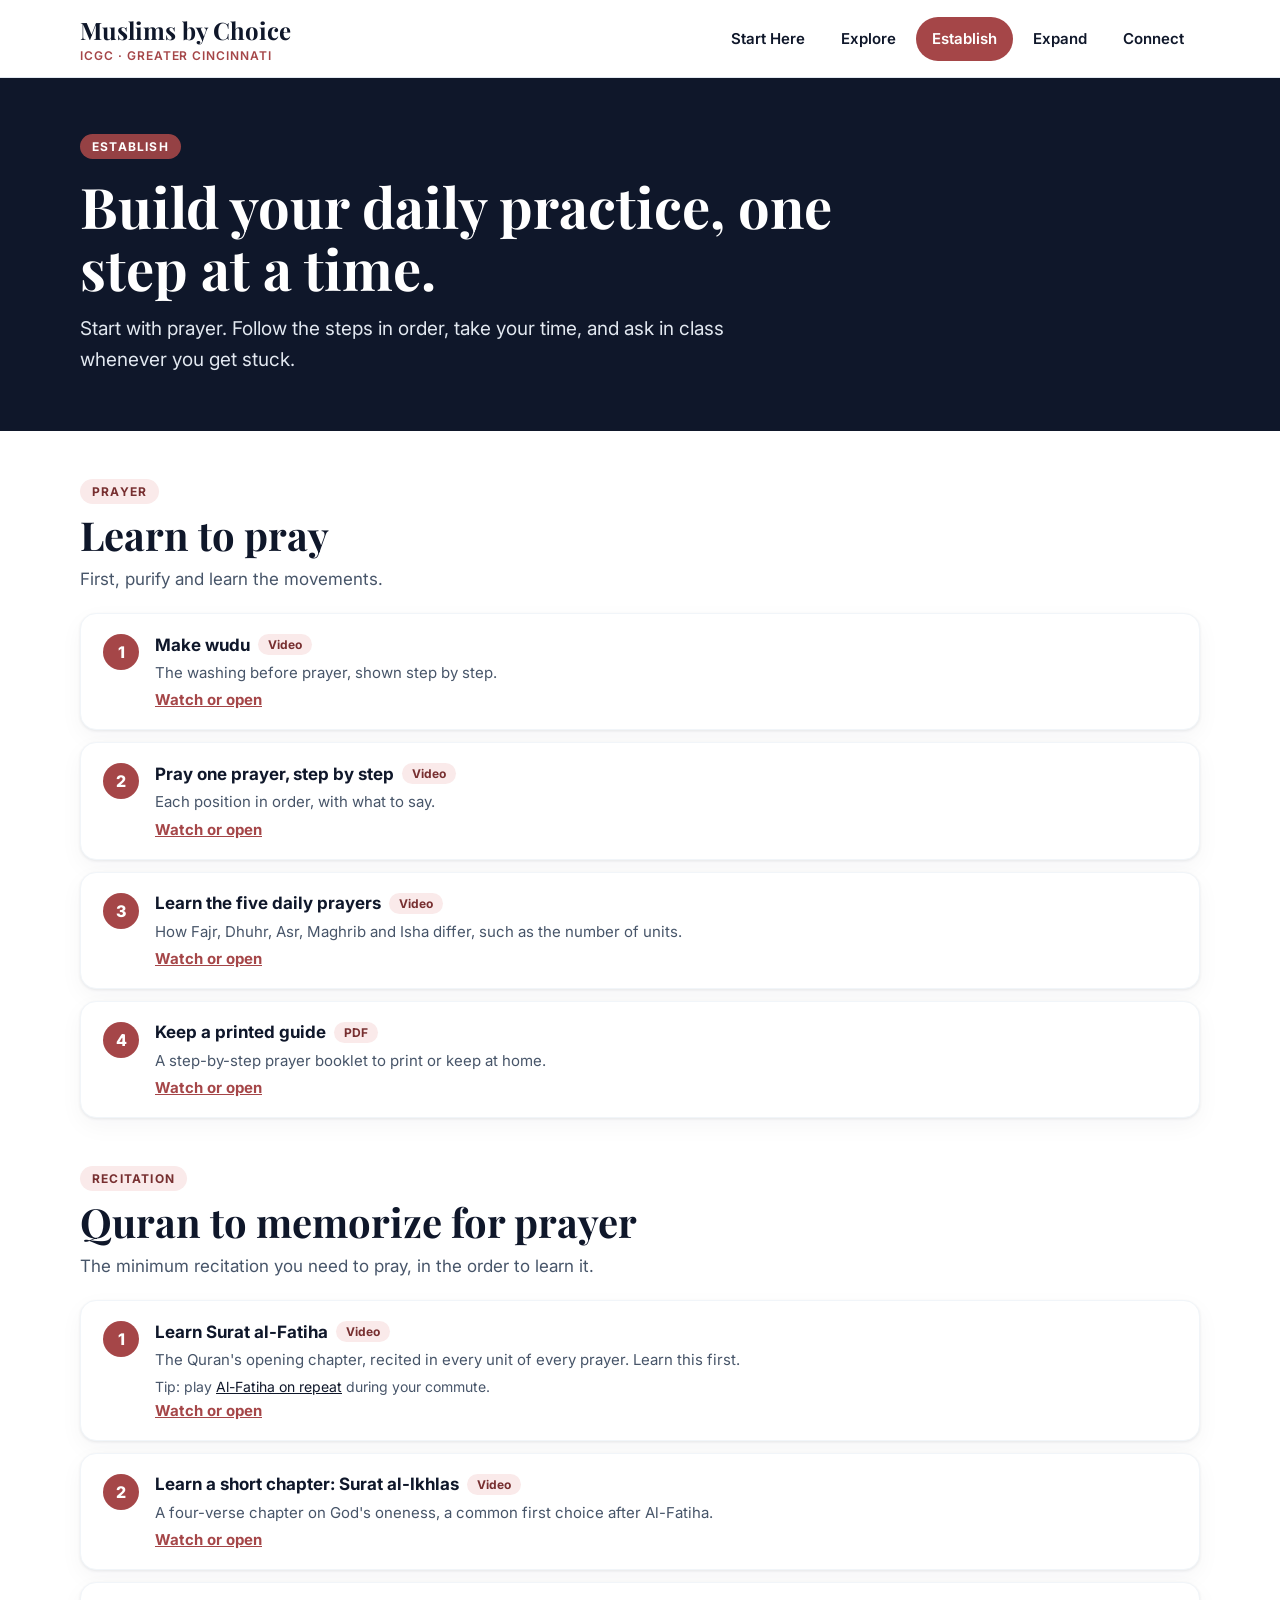
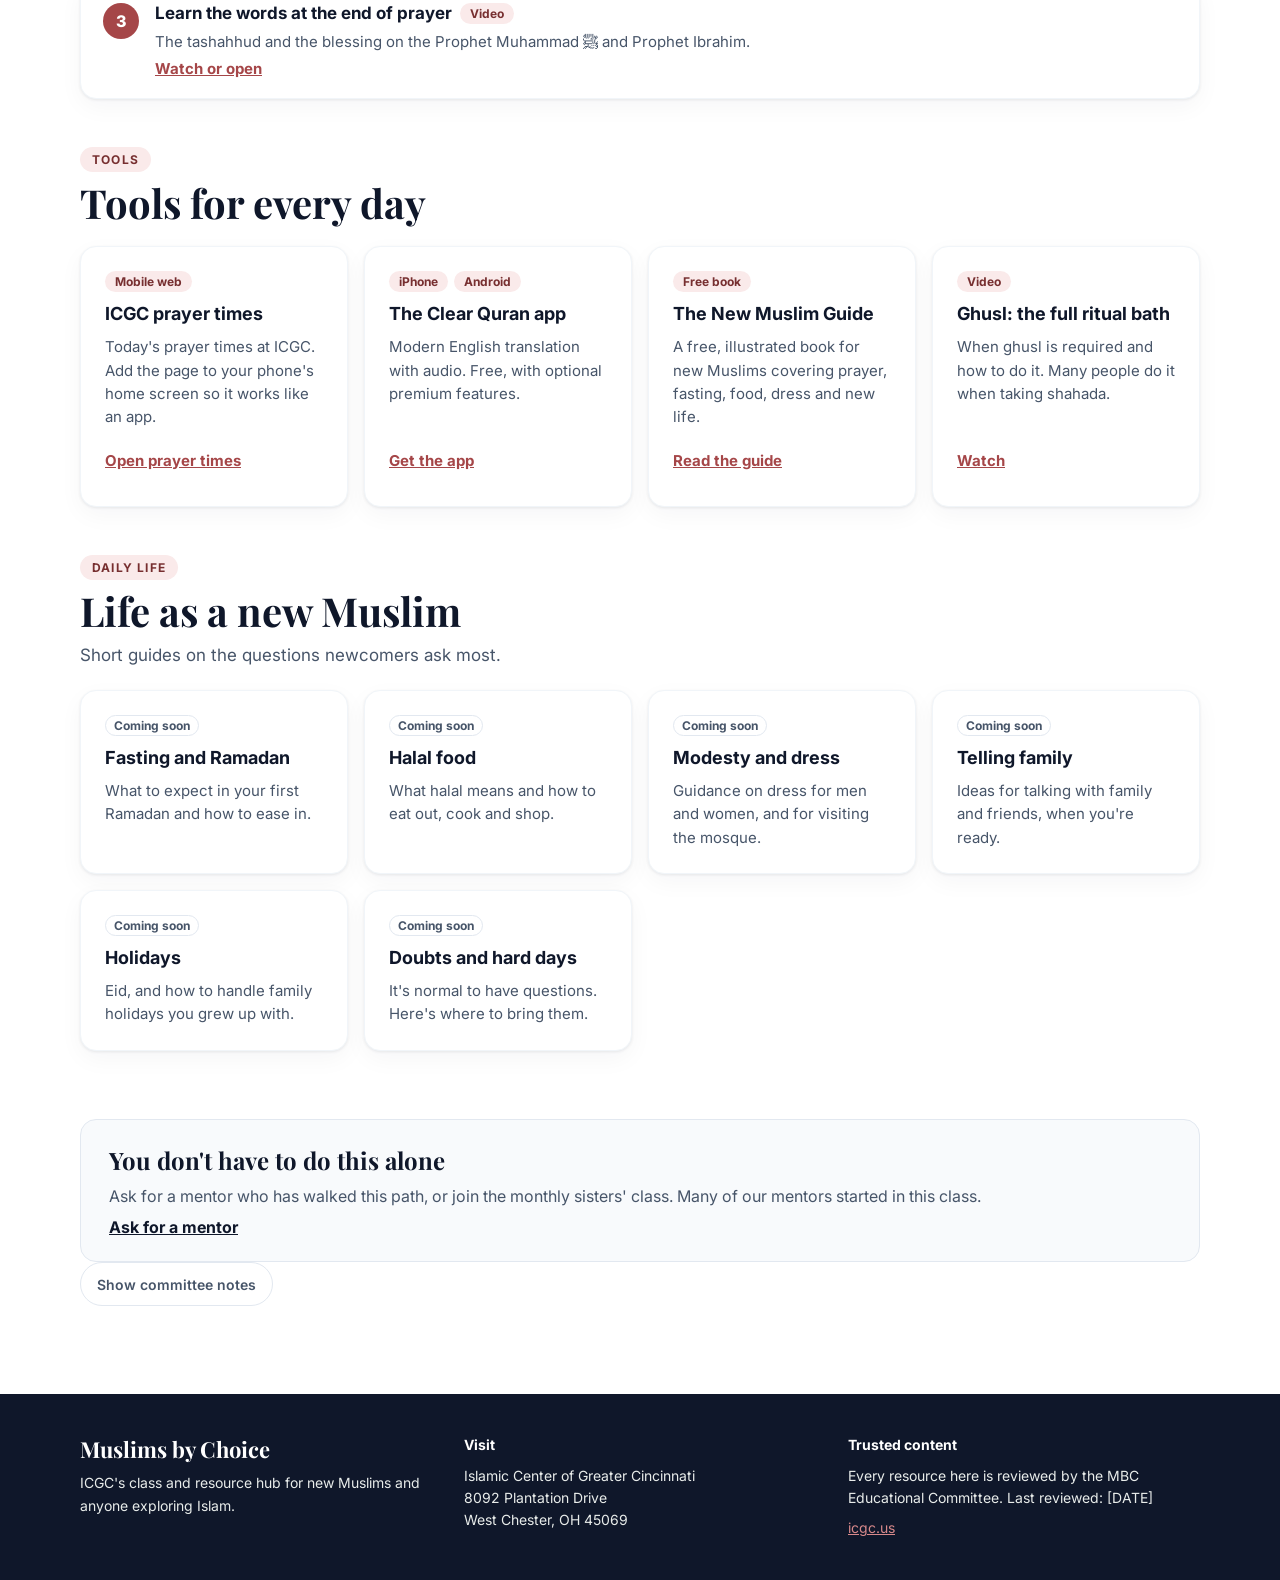
<file: establish.html>
<!doctype html>
<html lang="en">
<head>
<meta charset="utf-8">
<meta name="viewport" content="width=device-width, initial-scale=1">
<meta name="robots" content="noindex">
<title>Establish · Muslims by Choice</title>
<link rel="preconnect" href="https://fonts.googleapis.com">
<link href="https://fonts.googleapis.com/css2?family=Inter:wght@400;500;600;700&amp;family=Playfair+Display:wght@700&amp;display=swap" rel="stylesheet">
<link rel="stylesheet" href="assets/site.css">
</head>
<body class="notes-off">
<div style="font-family: Inter, system-ui, sans-serif; background: #FFFFFF; color: #0F172A; width: 100%; min-height: 100vh">
<div class="cn-note" style="display: contents"><div style="background: #FFF3DC; color: #6E4500; font-size: 14px; text-align: center; padding: 8px 16px; border-bottom: 1px dashed #C98A1B">Prototype for committee review. Dashed notes mark content still to confirm. Platform not chosen yet.</div></div><header style="background: #FFFFFF; border-bottom: 1px solid #E2E8F0; box-shadow: 0 1px 3px rgba(15, 23, 42, 0.08), 0 8px 24px rgba(15, 23, 42, 0.04)"><div style="max-width: 1120px; margin: 0 auto; padding: 14px 24px; display: flex; flex-wrap: wrap; gap: 12px 24px; align-items: center; justify-content: space-between"><a href="index.html" style="text-decoration: none; display: flex; flex-direction: column; gap: 2px"><span style="font-family: 'Playfair Display', Georgia, serif; font-size: 24px; font-weight: 700; color: #0F172A">Muslims by Choice</span><span style="font-size: 12px; font-weight: 600; letter-spacing: 0.08em; text-transform: uppercase; color: #A54648">ICGC · Greater Cincinnati</span></a><nav aria-label="Main" style="display: flex; flex-wrap: wrap; gap: 4px"><a href="index.html" style="background: transparent; color: #0F172A; text-decoration: none; padding: 10px 16px; border-radius: 999px; font-size: 15px; font-weight: 600; min-height: 44px; box-sizing: border-box; display: inline-flex; align-items: center">Start Here</a><a href="explore.html" style="background: transparent; color: #0F172A; text-decoration: none; padding: 10px 16px; border-radius: 999px; font-size: 15px; font-weight: 600; min-height: 44px; box-sizing: border-box; display: inline-flex; align-items: center">Explore</a><a href="establish.html" style="background: #A54648; color: #FFFFFF; text-decoration: none; padding: 10px 16px; border-radius: 999px; font-size: 15px; font-weight: 600; min-height: 44px; box-sizing: border-box; display: inline-flex; align-items: center">Establish</a><a href="expand.html" style="background: transparent; color: #0F172A; text-decoration: none; padding: 10px 16px; border-radius: 999px; font-size: 15px; font-weight: 600; min-height: 44px; box-sizing: border-box; display: inline-flex; align-items: center">Expand</a><a href="connect.html" style="background: transparent; color: #0F172A; text-decoration: none; padding: 10px 16px; border-radius: 999px; font-size: 15px; font-weight: 600; min-height: 44px; box-sizing: border-box; display: inline-flex; align-items: center">Connect</a></nav></div></header><div style="background: #0F172A; color: #FFFFFF"><div style="max-width: 1120px; margin: 0 auto; padding: 56px 24px; display: flex; flex-direction: column; gap: 16px"><span style="align-self: flex-start; font-size: 12px; font-weight: 700; letter-spacing: 0.1em; text-transform: uppercase; color: #FFFFFF; background: rgba(165, 70, 72, 0.9); padding: 5px 12px; border-radius: 999px">Establish</span><h1 style="font-family: 'Playfair Display', Georgia, serif; margin: 0; font-size: 56px; line-height: 1.1; font-weight: 700; max-width: 820px">Build your daily practice, one step at a time.</h1><p style="margin: 0; font-size: 19px; line-height: 1.6; max-width: 700px; color: #E2E8F0">Start with prayer. Follow the steps in order, take your time, and ask in class whenever you get stuck.</p></div></div><section style="max-width: 1120px; margin: 0 auto; padding: 48px 24px 0; display: flex; flex-direction: column; gap: 20px"><div style="display: flex; flex-direction: column; gap: 8px"><span style="align-self: flex-start; font-size: 12px; font-weight: 700; letter-spacing: 0.1em; text-transform: uppercase; color: #772F30; background: #FAEAEA; padding: 5px 12px; border-radius: 999px">Prayer</span><h2 style="font-family: 'Playfair Display', Georgia, serif; margin: 0; font-size: 40px; line-height: 1.15; font-weight: 700; color: #0F172A">Learn to pray</h2><p style="margin: 0; font-size: 17px; line-height: 1.6; color: #475569; max-width: 720px">First, purify and learn the movements.</p></div><div style="display: flex; flex-direction: column; gap: 12px"><div style="display: flex; gap: 16px; align-items: flex-start; background: #FFFFFF; border: 1px solid #F1F5F9; border-radius: 16px; padding: 20px 22px; box-shadow: 0 1px 3px rgba(15, 23, 42, 0.08), 0 8px 24px rgba(15, 23, 42, 0.04)"><span aria-hidden="true" style="flex: 0 0 36px; height: 36px; border-radius: 999px; background: #A54648; color: #FFFFFF; display: flex; align-items: center; justify-content: center; font-weight: 800; font-family: Inter, system-ui, sans-serif">1</span><div style="display: flex; flex-direction: column; gap: 6px; min-width: 0"><div style="display: flex; flex-wrap: wrap; gap: 8px; align-items: center"><h3 style="font-family: Inter, system-ui, sans-serif; margin: 0; font-size: 17px; color: #0F172A">Make wudu</h3><span style="font-size: 12px; font-weight: 700; color: #772F30; background: #FAEAEA; padding: 3px 10px; border-radius: 999px">Video</span></div><p style="margin: 0; font-size: 15px; line-height: 1.55; color: #475569">The washing before prayer, shown step by step.</p><a href="https://linktr.ee/MuslimsbyChoiceResources" style="font-size: 15px; font-weight: 700; color: #A54648">Watch or open</a></div></div><div style="display: flex; gap: 16px; align-items: flex-start; background: #FFFFFF; border: 1px solid #F1F5F9; border-radius: 16px; padding: 20px 22px; box-shadow: 0 1px 3px rgba(15, 23, 42, 0.08), 0 8px 24px rgba(15, 23, 42, 0.04)"><span aria-hidden="true" style="flex: 0 0 36px; height: 36px; border-radius: 999px; background: #A54648; color: #FFFFFF; display: flex; align-items: center; justify-content: center; font-weight: 800; font-family: Inter, system-ui, sans-serif">2</span><div style="display: flex; flex-direction: column; gap: 6px; min-width: 0"><div style="display: flex; flex-wrap: wrap; gap: 8px; align-items: center"><h3 style="font-family: Inter, system-ui, sans-serif; margin: 0; font-size: 17px; color: #0F172A">Pray one prayer, step by step</h3><span style="font-size: 12px; font-weight: 700; color: #772F30; background: #FAEAEA; padding: 3px 10px; border-radius: 999px">Video</span></div><p style="margin: 0; font-size: 15px; line-height: 1.55; color: #475569">Each position in order, with what to say.</p><div class="cn-note" style="display: contents"><span class="cn-note" style="display: inline-block; margin-top: 8px; padding: 4px 10px; border-radius: 6px; background: #FFF3DC; border: 1px dashed #C98A1B; color: #6E4500; font-size: 13px; line-height: 1.4">Committee: choose one main salah video</span></div><a href="https://linktr.ee/MuslimsbyChoiceResources" style="font-size: 15px; font-weight: 700; color: #A54648">Watch or open</a></div></div><div style="display: flex; gap: 16px; align-items: flex-start; background: #FFFFFF; border: 1px solid #F1F5F9; border-radius: 16px; padding: 20px 22px; box-shadow: 0 1px 3px rgba(15, 23, 42, 0.08), 0 8px 24px rgba(15, 23, 42, 0.04)"><span aria-hidden="true" style="flex: 0 0 36px; height: 36px; border-radius: 999px; background: #A54648; color: #FFFFFF; display: flex; align-items: center; justify-content: center; font-weight: 800; font-family: Inter, system-ui, sans-serif">3</span><div style="display: flex; flex-direction: column; gap: 6px; min-width: 0"><div style="display: flex; flex-wrap: wrap; gap: 8px; align-items: center"><h3 style="font-family: Inter, system-ui, sans-serif; margin: 0; font-size: 17px; color: #0F172A">Learn the five daily prayers</h3><span style="font-size: 12px; font-weight: 700; color: #772F30; background: #FAEAEA; padding: 3px 10px; border-radius: 999px">Video</span></div><p style="margin: 0; font-size: 15px; line-height: 1.55; color: #475569">How Fajr, Dhuhr, Asr, Maghrib and Isha differ, such as the number of units.</p><a href="https://linktr.ee/MuslimsbyChoiceResources" style="font-size: 15px; font-weight: 700; color: #A54648">Watch or open</a></div></div><div style="display: flex; gap: 16px; align-items: flex-start; background: #FFFFFF; border: 1px solid #F1F5F9; border-radius: 16px; padding: 20px 22px; box-shadow: 0 1px 3px rgba(15, 23, 42, 0.08), 0 8px 24px rgba(15, 23, 42, 0.04)"><span aria-hidden="true" style="flex: 0 0 36px; height: 36px; border-radius: 999px; background: #A54648; color: #FFFFFF; display: flex; align-items: center; justify-content: center; font-weight: 800; font-family: Inter, system-ui, sans-serif">4</span><div style="display: flex; flex-direction: column; gap: 6px; min-width: 0"><div style="display: flex; flex-wrap: wrap; gap: 8px; align-items: center"><h3 style="font-family: Inter, system-ui, sans-serif; margin: 0; font-size: 17px; color: #0F172A">Keep a printed guide</h3><span style="font-size: 12px; font-weight: 700; color: #772F30; background: #FAEAEA; padding: 3px 10px; border-radius: 999px">PDF</span></div><p style="margin: 0; font-size: 15px; line-height: 1.55; color: #475569">A step-by-step prayer booklet to print or keep at home.</p><div class="cn-note" style="display: contents"><span class="cn-note" style="display: inline-block; margin-top: 8px; padding: 4px 10px; border-radius: 6px; background: #FFF3DC; border: 1px dashed #C98A1B; color: #6E4500; font-size: 13px; line-height: 1.4">Committee: check the booklet&#39;s sharing settings</span></div><a href="https://linktr.ee/MuslimsbyChoiceResources" style="font-size: 15px; font-weight: 700; color: #A54648">Watch or open</a></div></div></div></section><section style="max-width: 1120px; margin: 0 auto; padding: 48px 24px 0; display: flex; flex-direction: column; gap: 20px"><div style="display: flex; flex-direction: column; gap: 8px"><span style="align-self: flex-start; font-size: 12px; font-weight: 700; letter-spacing: 0.1em; text-transform: uppercase; color: #772F30; background: #FAEAEA; padding: 5px 12px; border-radius: 999px">Recitation</span><h2 style="font-family: 'Playfair Display', Georgia, serif; margin: 0; font-size: 40px; line-height: 1.15; font-weight: 700; color: #0F172A">Quran to memorize for prayer</h2><p style="margin: 0; font-size: 17px; line-height: 1.6; color: #475569; max-width: 720px">The minimum recitation you need to pray, in the order to learn it.</p></div><div style="display: flex; flex-direction: column; gap: 12px"><div style="display: flex; gap: 16px; align-items: flex-start; background: #FFFFFF; border: 1px solid #F1F5F9; border-radius: 16px; padding: 20px 22px; box-shadow: 0 1px 3px rgba(15, 23, 42, 0.08), 0 8px 24px rgba(15, 23, 42, 0.04)"><span aria-hidden="true" style="flex: 0 0 36px; height: 36px; border-radius: 999px; background: #A54648; color: #FFFFFF; display: flex; align-items: center; justify-content: center; font-weight: 800; font-family: Inter, system-ui, sans-serif">1</span><div style="display: flex; flex-direction: column; gap: 6px; min-width: 0"><div style="display: flex; flex-wrap: wrap; gap: 8px; align-items: center"><h3 style="font-family: Inter, system-ui, sans-serif; margin: 0; font-size: 17px; color: #0F172A">Learn Surat al-Fatiha</h3><span style="font-size: 12px; font-weight: 700; color: #772F30; background: #FAEAEA; padding: 3px 10px; border-radius: 999px">Video</span></div><p style="margin: 0; font-size: 15px; line-height: 1.55; color: #475569">The Quran&#39;s opening chapter, recited in every unit of every prayer. Learn this first.</p><span style="font-size: 14px; color: #475569">Tip: play <a href="https://linktr.ee/MuslimsbyChoiceResources" style="color: #0F172A">Al-Fatiha on repeat</a> during your commute.</span><a href="https://linktr.ee/MuslimsbyChoiceResources" style="font-size: 15px; font-weight: 700; color: #A54648">Watch or open</a></div></div><div style="display: flex; gap: 16px; align-items: flex-start; background: #FFFFFF; border: 1px solid #F1F5F9; border-radius: 16px; padding: 20px 22px; box-shadow: 0 1px 3px rgba(15, 23, 42, 0.08), 0 8px 24px rgba(15, 23, 42, 0.04)"><span aria-hidden="true" style="flex: 0 0 36px; height: 36px; border-radius: 999px; background: #A54648; color: #FFFFFF; display: flex; align-items: center; justify-content: center; font-weight: 800; font-family: Inter, system-ui, sans-serif">2</span><div style="display: flex; flex-direction: column; gap: 6px; min-width: 0"><div style="display: flex; flex-wrap: wrap; gap: 8px; align-items: center"><h3 style="font-family: Inter, system-ui, sans-serif; margin: 0; font-size: 17px; color: #0F172A">Learn a short chapter: Surat al-Ikhlas</h3><span style="font-size: 12px; font-weight: 700; color: #772F30; background: #FAEAEA; padding: 3px 10px; border-radius: 999px">Video</span></div><p style="margin: 0; font-size: 15px; line-height: 1.55; color: #475569">A four-verse chapter on God&#39;s oneness, a common first choice after Al-Fatiha.</p><a href="https://linktr.ee/MuslimsbyChoiceResources" style="font-size: 15px; font-weight: 700; color: #A54648">Watch or open</a></div></div><div style="display: flex; gap: 16px; align-items: flex-start; background: #FFFFFF; border: 1px solid #F1F5F9; border-radius: 16px; padding: 20px 22px; box-shadow: 0 1px 3px rgba(15, 23, 42, 0.08), 0 8px 24px rgba(15, 23, 42, 0.04)"><span aria-hidden="true" style="flex: 0 0 36px; height: 36px; border-radius: 999px; background: #A54648; color: #FFFFFF; display: flex; align-items: center; justify-content: center; font-weight: 800; font-family: Inter, system-ui, sans-serif">3</span><div style="display: flex; flex-direction: column; gap: 6px; min-width: 0"><div style="display: flex; flex-wrap: wrap; gap: 8px; align-items: center"><h3 style="font-family: Inter, system-ui, sans-serif; margin: 0; font-size: 17px; color: #0F172A">Learn the words at the end of prayer</h3><span style="font-size: 12px; font-weight: 700; color: #772F30; background: #FAEAEA; padding: 3px 10px; border-radius: 999px">Video</span></div><p style="margin: 0; font-size: 15px; line-height: 1.55; color: #475569">The tashahhud and the blessing on the Prophet Muhammad ﷺ and Prophet Ibrahim.</p><a href="https://linktr.ee/MuslimsbyChoiceResources" style="font-size: 15px; font-weight: 700; color: #A54648">Watch or open</a></div></div></div></section><section style="max-width: 1120px; margin: 0 auto; padding: 48px 24px 0; display: flex; flex-direction: column; gap: 20px"><div style="display: flex; flex-direction: column; gap: 8px"><span style="align-self: flex-start; font-size: 12px; font-weight: 700; letter-spacing: 0.1em; text-transform: uppercase; color: #772F30; background: #FAEAEA; padding: 5px 12px; border-radius: 999px">Tools</span><h2 style="font-family: 'Playfair Display', Georgia, serif; margin: 0; font-size: 40px; line-height: 1.15; font-weight: 700; color: #0F172A">Tools for every day</h2></div><div style="display: grid; grid-template-columns: repeat(auto-fit, minmax(260px, 1fr)); gap: 16px"><div style="background: #FFFFFF; border: 1px solid #F1F5F9; border-radius: 16px; padding: 24px; display: flex; flex-direction: column; gap: 10px; box-shadow: 0 1px 3px rgba(15, 23, 42, 0.08), 0 8px 24px rgba(15, 23, 42, 0.04)"><div style="display: flex; flex-wrap: wrap; gap: 6px"><span style="font-size: 12px; font-weight: 700; color: #772F30; background: #FAEAEA; padding: 3px 10px; border-radius: 999px">Mobile web</span></div><h3 style="font-family: Inter, system-ui, sans-serif; margin: 0; font-size: 18px; line-height: 1.3; color: #0F172A">ICGC prayer times</h3><p style="margin: 0; font-size: 15px; line-height: 1.55; color: #475569">Today&#39;s prayer times at ICGC. Add the page to your phone&#39;s home screen so it works like an app.</p><a href="https://icgc.us/worship" style="margin-top: auto; font-size: 15px; font-weight: 700; color: #A54648; min-height: 44px; display: inline-flex; align-items: center">Open prayer times</a></div><div style="background: #FFFFFF; border: 1px solid #F1F5F9; border-radius: 16px; padding: 24px; display: flex; flex-direction: column; gap: 10px; box-shadow: 0 1px 3px rgba(15, 23, 42, 0.08), 0 8px 24px rgba(15, 23, 42, 0.04)"><div style="display: flex; flex-wrap: wrap; gap: 6px"><span style="font-size: 12px; font-weight: 700; color: #772F30; background: #FAEAEA; padding: 3px 10px; border-radius: 999px">iPhone</span><span style="font-size: 12px; font-weight: 700; color: #772F30; background: #FAEAEA; padding: 3px 10px; border-radius: 999px">Android</span></div><h3 style="font-family: Inter, system-ui, sans-serif; margin: 0; font-size: 18px; line-height: 1.3; color: #0F172A">The Clear Quran app</h3><p style="margin: 0; font-size: 15px; line-height: 1.55; color: #475569">Modern English translation with audio. Free, with optional premium features.</p><a href="https://theclearquran.org/" style="margin-top: auto; font-size: 15px; font-weight: 700; color: #A54648; min-height: 44px; display: inline-flex; align-items: center">Get the app</a></div><div style="background: #FFFFFF; border: 1px solid #F1F5F9; border-radius: 16px; padding: 24px; display: flex; flex-direction: column; gap: 10px; box-shadow: 0 1px 3px rgba(15, 23, 42, 0.08), 0 8px 24px rgba(15, 23, 42, 0.04)"><div style="display: flex; flex-wrap: wrap; gap: 6px"><span style="font-size: 12px; font-weight: 700; color: #772F30; background: #FAEAEA; padding: 3px 10px; border-radius: 999px">Free book</span></div><h3 style="font-family: Inter, system-ui, sans-serif; margin: 0; font-size: 18px; line-height: 1.3; color: #0F172A">The New Muslim Guide</h3><p style="margin: 0; font-size: 15px; line-height: 1.55; color: #475569">A free, illustrated book for new Muslims covering prayer, fasting, food, dress and new life.</p><a href="https://newmuslimguide.com/" style="margin-top: auto; font-size: 15px; font-weight: 700; color: #A54648; min-height: 44px; display: inline-flex; align-items: center">Read the guide</a></div><div style="background: #FFFFFF; border: 1px solid #F1F5F9; border-radius: 16px; padding: 24px; display: flex; flex-direction: column; gap: 10px; box-shadow: 0 1px 3px rgba(15, 23, 42, 0.08), 0 8px 24px rgba(15, 23, 42, 0.04)"><div style="display: flex; flex-wrap: wrap; gap: 6px"><span style="font-size: 12px; font-weight: 700; color: #772F30; background: #FAEAEA; padding: 3px 10px; border-radius: 999px">Video</span></div><h3 style="font-family: Inter, system-ui, sans-serif; margin: 0; font-size: 18px; line-height: 1.3; color: #0F172A">Ghusl: the full ritual bath</h3><p style="margin: 0; font-size: 15px; line-height: 1.55; color: #475569">When ghusl is required and how to do it. Many people do it when taking shahada.</p><a href="https://linktr.ee/MuslimsbyChoiceResources" style="margin-top: auto; font-size: 15px; font-weight: 700; color: #A54648; min-height: 44px; display: inline-flex; align-items: center">Watch</a></div></div></section><section style="max-width: 1120px; margin: 0 auto; padding: 48px 24px 0; display: flex; flex-direction: column; gap: 20px"><div style="display: flex; flex-direction: column; gap: 8px"><span style="align-self: flex-start; font-size: 12px; font-weight: 700; letter-spacing: 0.1em; text-transform: uppercase; color: #772F30; background: #FAEAEA; padding: 5px 12px; border-radius: 999px">Daily life</span><h2 style="font-family: 'Playfair Display', Georgia, serif; margin: 0; font-size: 40px; line-height: 1.15; font-weight: 700; color: #0F172A">Life as a new Muslim</h2><p style="margin: 0; font-size: 17px; line-height: 1.6; color: #475569; max-width: 720px">Short guides on the questions newcomers ask most.</p></div><div style="display: grid; grid-template-columns: repeat(auto-fit, minmax(220px, 1fr)); gap: 16px"><div style="background: #FFFFFF; border: 1px solid #F1F5F9; border-radius: 16px; padding: 24px; display: flex; flex-direction: column; gap: 10px; box-shadow: 0 1px 3px rgba(15, 23, 42, 0.08), 0 8px 24px rgba(15, 23, 42, 0.04)"><div style="display: flex; flex-wrap: wrap; gap: 6px"><span style="font-size: 12px; font-weight: 700; color: #475569; border: 1px solid #E2E8F0; padding: 2px 8px; border-radius: 999px">Coming soon</span></div><h3 style="font-family: Inter, system-ui, sans-serif; margin: 0; font-size: 18px; line-height: 1.3; color: #0F172A">Fasting and Ramadan</h3><p style="margin: 0; font-size: 15px; line-height: 1.55; color: #475569">What to expect in your first Ramadan and how to ease in.</p></div><div style="background: #FFFFFF; border: 1px solid #F1F5F9; border-radius: 16px; padding: 24px; display: flex; flex-direction: column; gap: 10px; box-shadow: 0 1px 3px rgba(15, 23, 42, 0.08), 0 8px 24px rgba(15, 23, 42, 0.04)"><div style="display: flex; flex-wrap: wrap; gap: 6px"><span style="font-size: 12px; font-weight: 700; color: #475569; border: 1px solid #E2E8F0; padding: 2px 8px; border-radius: 999px">Coming soon</span></div><h3 style="font-family: Inter, system-ui, sans-serif; margin: 0; font-size: 18px; line-height: 1.3; color: #0F172A">Halal food</h3><p style="margin: 0; font-size: 15px; line-height: 1.55; color: #475569">What halal means and how to eat out, cook and shop.</p></div><div style="background: #FFFFFF; border: 1px solid #F1F5F9; border-radius: 16px; padding: 24px; display: flex; flex-direction: column; gap: 10px; box-shadow: 0 1px 3px rgba(15, 23, 42, 0.08), 0 8px 24px rgba(15, 23, 42, 0.04)"><div style="display: flex; flex-wrap: wrap; gap: 6px"><span style="font-size: 12px; font-weight: 700; color: #475569; border: 1px solid #E2E8F0; padding: 2px 8px; border-radius: 999px">Coming soon</span></div><h3 style="font-family: Inter, system-ui, sans-serif; margin: 0; font-size: 18px; line-height: 1.3; color: #0F172A">Modesty and dress</h3><p style="margin: 0; font-size: 15px; line-height: 1.55; color: #475569">Guidance on dress for men and women, and for visiting the mosque.</p></div><div style="background: #FFFFFF; border: 1px solid #F1F5F9; border-radius: 16px; padding: 24px; display: flex; flex-direction: column; gap: 10px; box-shadow: 0 1px 3px rgba(15, 23, 42, 0.08), 0 8px 24px rgba(15, 23, 42, 0.04)"><div style="display: flex; flex-wrap: wrap; gap: 6px"><span style="font-size: 12px; font-weight: 700; color: #475569; border: 1px solid #E2E8F0; padding: 2px 8px; border-radius: 999px">Coming soon</span></div><h3 style="font-family: Inter, system-ui, sans-serif; margin: 0; font-size: 18px; line-height: 1.3; color: #0F172A">Telling family</h3><p style="margin: 0; font-size: 15px; line-height: 1.55; color: #475569">Ideas for talking with family and friends, when you&#39;re ready.</p></div><div style="background: #FFFFFF; border: 1px solid #F1F5F9; border-radius: 16px; padding: 24px; display: flex; flex-direction: column; gap: 10px; box-shadow: 0 1px 3px rgba(15, 23, 42, 0.08), 0 8px 24px rgba(15, 23, 42, 0.04)"><div style="display: flex; flex-wrap: wrap; gap: 6px"><span style="font-size: 12px; font-weight: 700; color: #475569; border: 1px solid #E2E8F0; padding: 2px 8px; border-radius: 999px">Coming soon</span></div><h3 style="font-family: Inter, system-ui, sans-serif; margin: 0; font-size: 18px; line-height: 1.3; color: #0F172A">Holidays</h3><p style="margin: 0; font-size: 15px; line-height: 1.55; color: #475569">Eid, and how to handle family holidays you grew up with.</p></div><div style="background: #FFFFFF; border: 1px solid #F1F5F9; border-radius: 16px; padding: 24px; display: flex; flex-direction: column; gap: 10px; box-shadow: 0 1px 3px rgba(15, 23, 42, 0.08), 0 8px 24px rgba(15, 23, 42, 0.04)"><div style="display: flex; flex-wrap: wrap; gap: 6px"><span style="font-size: 12px; font-weight: 700; color: #475569; border: 1px solid #E2E8F0; padding: 2px 8px; border-radius: 999px">Coming soon</span></div><h3 style="font-family: Inter, system-ui, sans-serif; margin: 0; font-size: 18px; line-height: 1.3; color: #0F172A">Doubts and hard days</h3><p style="margin: 0; font-size: 15px; line-height: 1.55; color: #475569">It&#39;s normal to have questions. Here&#39;s where to bring them.</p></div></div></section><section style="max-width: 1120px; margin: 0 auto; padding: 48px 24px 0; display: flex; flex-direction: column; gap: 20px"><div style="display: flex; flex-direction: column; gap: 8px"><h2 style="font-family: 'Playfair Display', Georgia, serif; margin: 0; font-size: 40px; line-height: 1.15; font-weight: 700; color: #0F172A"></h2></div><div style="background: #F8FAFC; border: 1px solid #E2E8F0; border-left-width: 1px; border-radius: 16px; padding: 24px 28px; display: flex; flex-direction: column; gap: 8px"><h3 style="font-family: 'Playfair Display', Georgia, serif; margin: 0; font-size: 24px; color: #0F172A">You don&#39;t have to do this alone</h3><p style="margin: 0; font-size: 16px; line-height: 1.6; color: #475569">Ask for a mentor who has walked this path, or join the monthly sisters&#39; class. Many of our mentors started in this class.</p><div class="cn-note" style="display: contents"><span class="cn-note" style="display: inline-block; margin-top: 8px; padding: 4px 10px; border-radius: 6px; background: #FFF3DC; border: 1px dashed #C98A1B; color: #6E4500; font-size: 13px; line-height: 1.4">Committee: mentor matching is proposed</span></div><a href="connect.html" style="font-weight: 700; color: #0F172A">Ask for a mentor</a></div></section><div style="max-width: 1120px; margin: 0 auto; padding: 0 24px 24px"><button type="button" class="notes-toggle" aria-pressed="false">Show committee notes</button></div><footer style="background: #0F172A; color: #E8ECEA; margin-top: 64px"><div style="max-width: 1120px; margin: 0 auto; padding: 40px 24px; display: grid; grid-template-columns: repeat(auto-fit, minmax(240px, 1fr)); gap: 32px"><div style="display: flex; flex-direction: column; gap: 8px"><span style="font-family: 'Playfair Display', Georgia, serif; font-size: 22px; font-weight: 700; color: #FFFFFF">Muslims by Choice</span><span style="font-size: 14px; line-height: 1.6">ICGC&#39;s class and resource hub for new Muslims and anyone exploring Islam.</span></div><div style="display: flex; flex-direction: column; gap: 8px; font-size: 14px; line-height: 1.6"><span style="font-weight: 700; color: #FFFFFF">Visit</span><span>Islamic Center of Greater Cincinnati<br>8092 Plantation Drive<br>West Chester, OH 45069</span></div><div style="display: flex; flex-direction: column; gap: 8px; font-size: 14px; line-height: 1.6"><span style="font-weight: 700; color: #FFFFFF">Trusted content</span><span>Every resource here is reviewed by the MBC Educational Committee. Last reviewed: [DATE]</span><a href="https://icgc.us/" style="color: #D8898B">icgc.us</a></div></div></footer>
</div>
<script src="assets/site.js"></script>
</body>
</html>
</file>
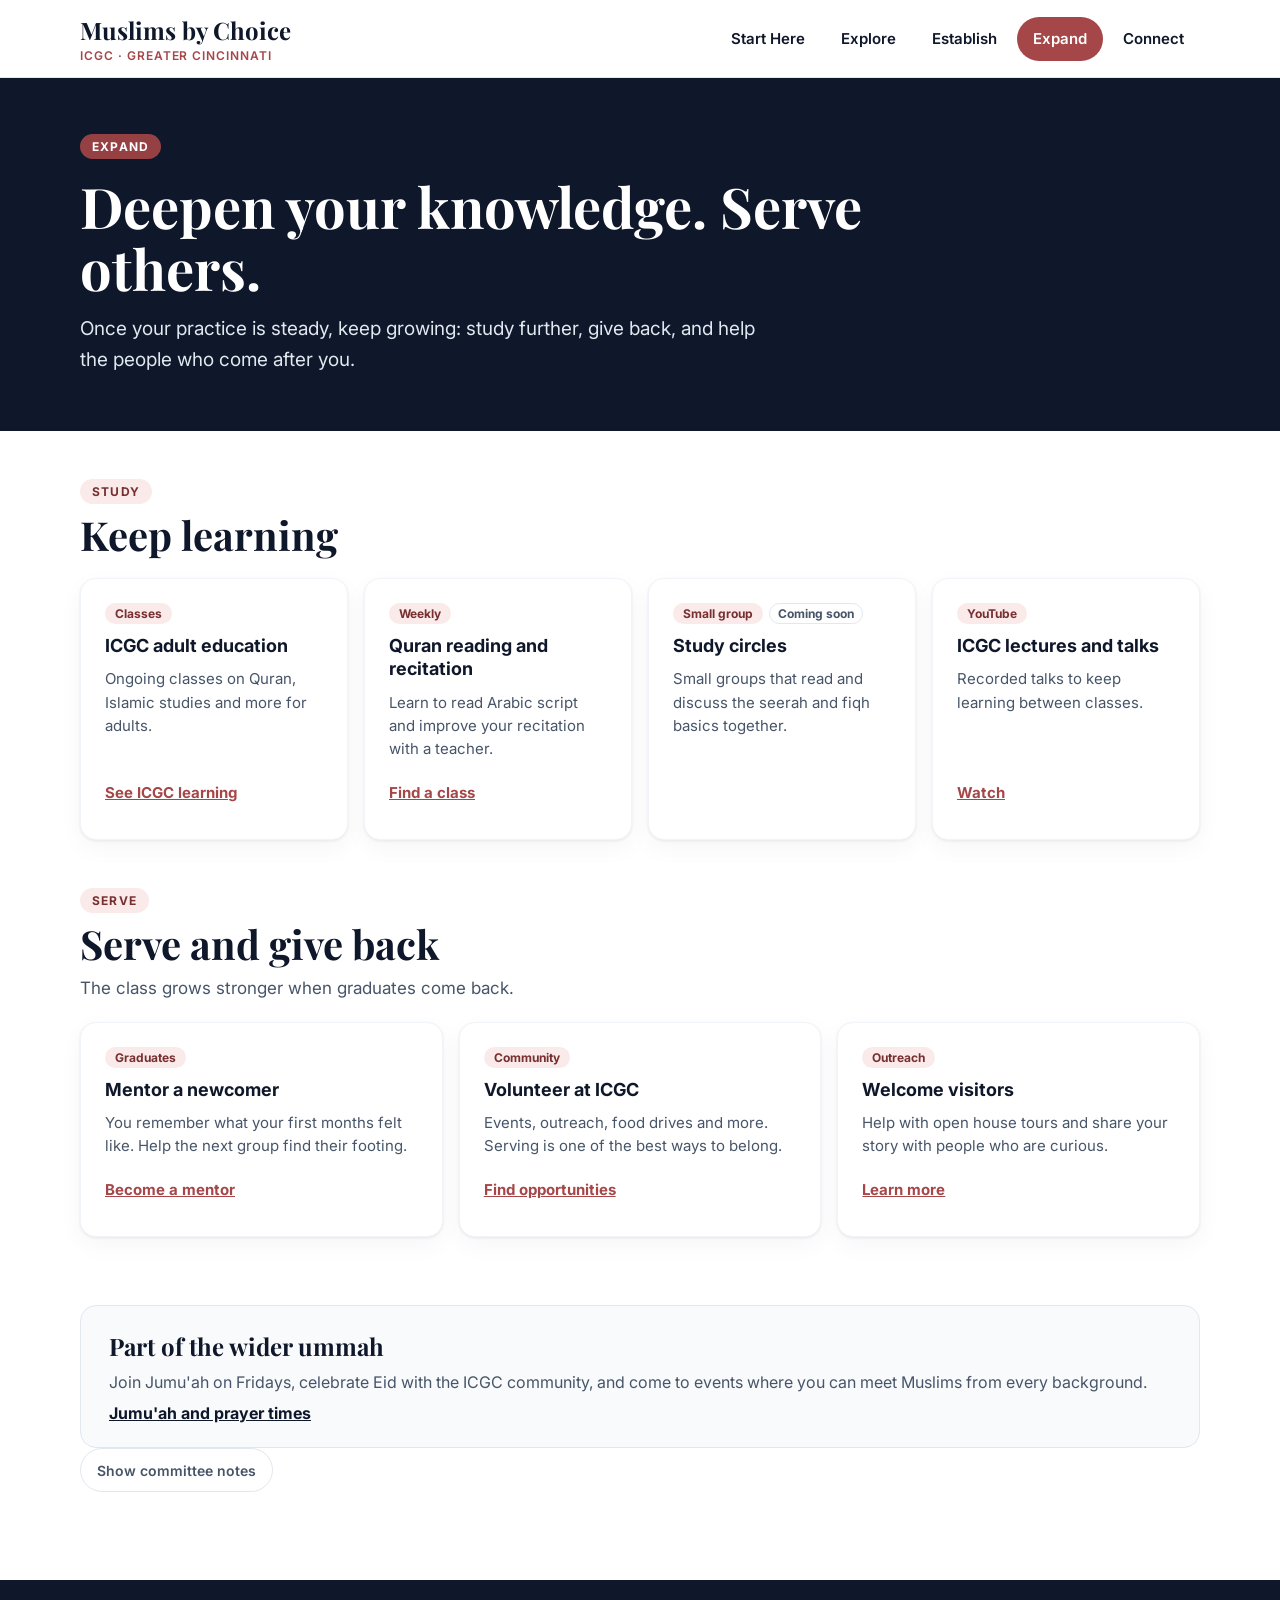
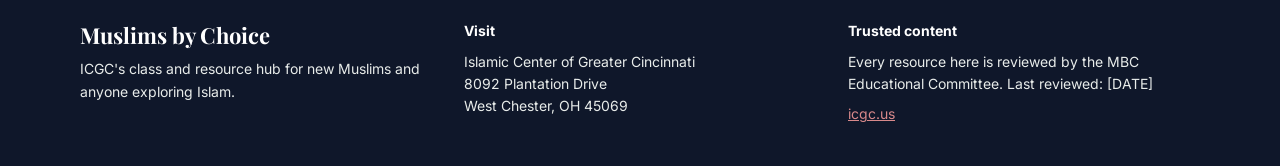
<file: expand.html>
<!doctype html>
<html lang="en">
<head>
<meta charset="utf-8">
<meta name="viewport" content="width=device-width, initial-scale=1">
<meta name="robots" content="noindex">
<title>Expand · Muslims by Choice</title>
<link rel="preconnect" href="https://fonts.googleapis.com">
<link href="https://fonts.googleapis.com/css2?family=Inter:wght@400;500;600;700&amp;family=Playfair+Display:wght@700&amp;display=swap" rel="stylesheet">
<link rel="stylesheet" href="assets/site.css">
</head>
<body class="notes-off">
<div style="font-family: Inter, system-ui, sans-serif; background: #FFFFFF; color: #0F172A; width: 100%; min-height: 100vh">
<div class="cn-note" style="display: contents"><div style="background: #FFF3DC; color: #6E4500; font-size: 14px; text-align: center; padding: 8px 16px; border-bottom: 1px dashed #C98A1B">Prototype for committee review. Dashed notes mark content still to confirm. Platform not chosen yet.</div></div><header style="background: #FFFFFF; border-bottom: 1px solid #E2E8F0; box-shadow: 0 1px 3px rgba(15, 23, 42, 0.08), 0 8px 24px rgba(15, 23, 42, 0.04)"><div style="max-width: 1120px; margin: 0 auto; padding: 14px 24px; display: flex; flex-wrap: wrap; gap: 12px 24px; align-items: center; justify-content: space-between"><a href="index.html" style="text-decoration: none; display: flex; flex-direction: column; gap: 2px"><span style="font-family: 'Playfair Display', Georgia, serif; font-size: 24px; font-weight: 700; color: #0F172A">Muslims by Choice</span><span style="font-size: 12px; font-weight: 600; letter-spacing: 0.08em; text-transform: uppercase; color: #A54648">ICGC · Greater Cincinnati</span></a><nav aria-label="Main" style="display: flex; flex-wrap: wrap; gap: 4px"><a href="index.html" style="background: transparent; color: #0F172A; text-decoration: none; padding: 10px 16px; border-radius: 999px; font-size: 15px; font-weight: 600; min-height: 44px; box-sizing: border-box; display: inline-flex; align-items: center">Start Here</a><a href="explore.html" style="background: transparent; color: #0F172A; text-decoration: none; padding: 10px 16px; border-radius: 999px; font-size: 15px; font-weight: 600; min-height: 44px; box-sizing: border-box; display: inline-flex; align-items: center">Explore</a><a href="establish.html" style="background: transparent; color: #0F172A; text-decoration: none; padding: 10px 16px; border-radius: 999px; font-size: 15px; font-weight: 600; min-height: 44px; box-sizing: border-box; display: inline-flex; align-items: center">Establish</a><a href="expand.html" style="background: #A54648; color: #FFFFFF; text-decoration: none; padding: 10px 16px; border-radius: 999px; font-size: 15px; font-weight: 600; min-height: 44px; box-sizing: border-box; display: inline-flex; align-items: center">Expand</a><a href="connect.html" style="background: transparent; color: #0F172A; text-decoration: none; padding: 10px 16px; border-radius: 999px; font-size: 15px; font-weight: 600; min-height: 44px; box-sizing: border-box; display: inline-flex; align-items: center">Connect</a></nav></div></header><div style="background: #0F172A; color: #FFFFFF"><div style="max-width: 1120px; margin: 0 auto; padding: 56px 24px; display: flex; flex-direction: column; gap: 16px"><span style="align-self: flex-start; font-size: 12px; font-weight: 700; letter-spacing: 0.1em; text-transform: uppercase; color: #FFFFFF; background: rgba(165, 70, 72, 0.9); padding: 5px 12px; border-radius: 999px">Expand</span><h1 style="font-family: 'Playfair Display', Georgia, serif; margin: 0; font-size: 56px; line-height: 1.1; font-weight: 700; max-width: 820px">Deepen your knowledge. Serve others.</h1><p style="margin: 0; font-size: 19px; line-height: 1.6; max-width: 700px; color: #E2E8F0">Once your practice is steady, keep growing: study further, give back, and help the people who come after you.</p></div></div><section style="max-width: 1120px; margin: 0 auto; padding: 48px 24px 0; display: flex; flex-direction: column; gap: 20px"><div style="display: flex; flex-direction: column; gap: 8px"><span style="align-self: flex-start; font-size: 12px; font-weight: 700; letter-spacing: 0.1em; text-transform: uppercase; color: #772F30; background: #FAEAEA; padding: 5px 12px; border-radius: 999px">Study</span><h2 style="font-family: 'Playfair Display', Georgia, serif; margin: 0; font-size: 40px; line-height: 1.15; font-weight: 700; color: #0F172A">Keep learning</h2></div><div style="display: grid; grid-template-columns: repeat(auto-fit, minmax(260px, 1fr)); gap: 16px"><div style="background: #FFFFFF; border: 1px solid #F1F5F9; border-radius: 16px; padding: 24px; display: flex; flex-direction: column; gap: 10px; box-shadow: 0 1px 3px rgba(15, 23, 42, 0.08), 0 8px 24px rgba(15, 23, 42, 0.04)"><div style="display: flex; flex-wrap: wrap; gap: 6px"><span style="font-size: 12px; font-weight: 700; color: #772F30; background: #FAEAEA; padding: 3px 10px; border-radius: 999px">Classes</span></div><h3 style="font-family: Inter, system-ui, sans-serif; margin: 0; font-size: 18px; line-height: 1.3; color: #0F172A">ICGC adult education</h3><p style="margin: 0; font-size: 15px; line-height: 1.55; color: #475569">Ongoing classes on Quran, Islamic studies and more for adults.</p><a href="https://icgc.us/learning" style="margin-top: auto; font-size: 15px; font-weight: 700; color: #A54648; min-height: 44px; display: inline-flex; align-items: center">See ICGC learning</a></div><div style="background: #FFFFFF; border: 1px solid #F1F5F9; border-radius: 16px; padding: 24px; display: flex; flex-direction: column; gap: 10px; box-shadow: 0 1px 3px rgba(15, 23, 42, 0.08), 0 8px 24px rgba(15, 23, 42, 0.04)"><div style="display: flex; flex-wrap: wrap; gap: 6px"><span style="font-size: 12px; font-weight: 700; color: #772F30; background: #FAEAEA; padding: 3px 10px; border-radius: 999px">Weekly</span></div><h3 style="font-family: Inter, system-ui, sans-serif; margin: 0; font-size: 18px; line-height: 1.3; color: #0F172A">Quran reading and recitation</h3><p style="margin: 0; font-size: 15px; line-height: 1.55; color: #475569">Learn to read Arabic script and improve your recitation with a teacher.</p><div class="cn-note" style="display: contents"><span class="cn-note" style="display: inline-block; margin-top: 8px; padding: 4px 10px; border-radius: 6px; background: #FFF3DC; border: 1px dashed #C98A1B; color: #6E4500; font-size: 13px; line-height: 1.4">Committee: confirm current adult Quran class</span></div><a href="https://icgc.us/learning" style="margin-top: auto; font-size: 15px; font-weight: 700; color: #A54648; min-height: 44px; display: inline-flex; align-items: center">Find a class</a></div><div style="background: #FFFFFF; border: 1px solid #F1F5F9; border-radius: 16px; padding: 24px; display: flex; flex-direction: column; gap: 10px; box-shadow: 0 1px 3px rgba(15, 23, 42, 0.08), 0 8px 24px rgba(15, 23, 42, 0.04)"><div style="display: flex; flex-wrap: wrap; gap: 6px"><span style="font-size: 12px; font-weight: 700; color: #772F30; background: #FAEAEA; padding: 3px 10px; border-radius: 999px">Small group</span><span style="font-size: 12px; font-weight: 700; color: #475569; border: 1px solid #E2E8F0; padding: 2px 8px; border-radius: 999px">Coming soon</span></div><h3 style="font-family: Inter, system-ui, sans-serif; margin: 0; font-size: 18px; line-height: 1.3; color: #0F172A">Study circles</h3><p style="margin: 0; font-size: 15px; line-height: 1.55; color: #475569">Small groups that read and discuss the seerah and fiqh basics together.</p><div class="cn-note" style="display: contents"><span class="cn-note" style="display: inline-block; margin-top: 8px; padding: 4px 10px; border-radius: 6px; background: #FFF3DC; border: 1px dashed #C98A1B; color: #6E4500; font-size: 13px; line-height: 1.4">Committee: proposed</span></div></div><div style="background: #FFFFFF; border: 1px solid #F1F5F9; border-radius: 16px; padding: 24px; display: flex; flex-direction: column; gap: 10px; box-shadow: 0 1px 3px rgba(15, 23, 42, 0.08), 0 8px 24px rgba(15, 23, 42, 0.04)"><div style="display: flex; flex-wrap: wrap; gap: 6px"><span style="font-size: 12px; font-weight: 700; color: #772F30; background: #FAEAEA; padding: 3px 10px; border-radius: 999px">YouTube</span></div><h3 style="font-family: Inter, system-ui, sans-serif; margin: 0; font-size: 18px; line-height: 1.3; color: #0F172A">ICGC lectures and talks</h3><p style="margin: 0; font-size: 15px; line-height: 1.55; color: #475569">Recorded talks to keep learning between classes.</p><a href="https://www.youtube.com/@IAMICGC" style="margin-top: auto; font-size: 15px; font-weight: 700; color: #A54648; min-height: 44px; display: inline-flex; align-items: center">Watch</a></div></div></section><section style="max-width: 1120px; margin: 0 auto; padding: 48px 24px 0; display: flex; flex-direction: column; gap: 20px"><div style="display: flex; flex-direction: column; gap: 8px"><span style="align-self: flex-start; font-size: 12px; font-weight: 700; letter-spacing: 0.1em; text-transform: uppercase; color: #772F30; background: #FAEAEA; padding: 5px 12px; border-radius: 999px">Serve</span><h2 style="font-family: 'Playfair Display', Georgia, serif; margin: 0; font-size: 40px; line-height: 1.15; font-weight: 700; color: #0F172A">Serve and give back</h2><p style="margin: 0; font-size: 17px; line-height: 1.6; color: #475569; max-width: 720px">The class grows stronger when graduates come back.</p></div><div style="display: grid; grid-template-columns: repeat(auto-fit, minmax(260px, 1fr)); gap: 16px"><div style="background: #FFFFFF; border: 1px solid #F1F5F9; border-radius: 16px; padding: 24px; display: flex; flex-direction: column; gap: 10px; box-shadow: 0 1px 3px rgba(15, 23, 42, 0.08), 0 8px 24px rgba(15, 23, 42, 0.04)"><div style="display: flex; flex-wrap: wrap; gap: 6px"><span style="font-size: 12px; font-weight: 700; color: #772F30; background: #FAEAEA; padding: 3px 10px; border-radius: 999px">Graduates</span></div><h3 style="font-family: Inter, system-ui, sans-serif; margin: 0; font-size: 18px; line-height: 1.3; color: #0F172A">Mentor a newcomer</h3><p style="margin: 0; font-size: 15px; line-height: 1.55; color: #475569">You remember what your first months felt like. Help the next group find their footing.</p><div class="cn-note" style="display: contents"><span class="cn-note" style="display: inline-block; margin-top: 8px; padding: 4px 10px; border-radius: 6px; background: #FFF3DC; border: 1px dashed #C98A1B; color: #6E4500; font-size: 13px; line-height: 1.4">Committee: proposed</span></div><a href="connect.html" style="margin-top: auto; font-size: 15px; font-weight: 700; color: #A54648; min-height: 44px; display: inline-flex; align-items: center">Become a mentor</a></div><div style="background: #FFFFFF; border: 1px solid #F1F5F9; border-radius: 16px; padding: 24px; display: flex; flex-direction: column; gap: 10px; box-shadow: 0 1px 3px rgba(15, 23, 42, 0.08), 0 8px 24px rgba(15, 23, 42, 0.04)"><div style="display: flex; flex-wrap: wrap; gap: 6px"><span style="font-size: 12px; font-weight: 700; color: #772F30; background: #FAEAEA; padding: 3px 10px; border-radius: 999px">Community</span></div><h3 style="font-family: Inter, system-ui, sans-serif; margin: 0; font-size: 18px; line-height: 1.3; color: #0F172A">Volunteer at ICGC</h3><p style="margin: 0; font-size: 15px; line-height: 1.55; color: #475569">Events, outreach, food drives and more. Serving is one of the best ways to belong.</p><a href="https://icgc.us/" style="margin-top: auto; font-size: 15px; font-weight: 700; color: #A54648; min-height: 44px; display: inline-flex; align-items: center">Find opportunities</a></div><div style="background: #FFFFFF; border: 1px solid #F1F5F9; border-radius: 16px; padding: 24px; display: flex; flex-direction: column; gap: 10px; box-shadow: 0 1px 3px rgba(15, 23, 42, 0.08), 0 8px 24px rgba(15, 23, 42, 0.04)"><div style="display: flex; flex-wrap: wrap; gap: 6px"><span style="font-size: 12px; font-weight: 700; color: #772F30; background: #FAEAEA; padding: 3px 10px; border-radius: 999px">Outreach</span></div><h3 style="font-family: Inter, system-ui, sans-serif; margin: 0; font-size: 18px; line-height: 1.3; color: #0F172A">Welcome visitors</h3><p style="margin: 0; font-size: 15px; line-height: 1.55; color: #475569">Help with open house tours and share your story with people who are curious.</p><a href="https://icgc.us/learning" style="margin-top: auto; font-size: 15px; font-weight: 700; color: #A54648; min-height: 44px; display: inline-flex; align-items: center">Learn more</a></div></div></section><section style="max-width: 1120px; margin: 0 auto; padding: 48px 24px 0; display: flex; flex-direction: column; gap: 20px"><div style="display: flex; flex-direction: column; gap: 8px"><h2 style="font-family: 'Playfair Display', Georgia, serif; margin: 0; font-size: 40px; line-height: 1.15; font-weight: 700; color: #0F172A"></h2></div><div style="background: #F8FAFC; border: 1px solid #E2E8F0; border-left-width: 1px; border-radius: 16px; padding: 24px 28px; display: flex; flex-direction: column; gap: 8px"><h3 style="font-family: 'Playfair Display', Georgia, serif; margin: 0; font-size: 24px; color: #0F172A">Part of the wider ummah</h3><p style="margin: 0; font-size: 16px; line-height: 1.6; color: #475569">Join Jumu&#39;ah on Fridays, celebrate Eid with the ICGC community, and come to events where you can meet Muslims from every background.</p><a href="https://icgc.us/worship" style="font-weight: 700; color: #0F172A">Jumu&#39;ah and prayer times</a></div></section><div style="max-width: 1120px; margin: 0 auto; padding: 0 24px 24px"><button type="button" class="notes-toggle" aria-pressed="false">Show committee notes</button></div><footer style="background: #0F172A; color: #E8ECEA; margin-top: 64px"><div style="max-width: 1120px; margin: 0 auto; padding: 40px 24px; display: grid; grid-template-columns: repeat(auto-fit, minmax(240px, 1fr)); gap: 32px"><div style="display: flex; flex-direction: column; gap: 8px"><span style="font-family: 'Playfair Display', Georgia, serif; font-size: 22px; font-weight: 700; color: #FFFFFF">Muslims by Choice</span><span style="font-size: 14px; line-height: 1.6">ICGC&#39;s class and resource hub for new Muslims and anyone exploring Islam.</span></div><div style="display: flex; flex-direction: column; gap: 8px; font-size: 14px; line-height: 1.6"><span style="font-weight: 700; color: #FFFFFF">Visit</span><span>Islamic Center of Greater Cincinnati<br>8092 Plantation Drive<br>West Chester, OH 45069</span></div><div style="display: flex; flex-direction: column; gap: 8px; font-size: 14px; line-height: 1.6"><span style="font-weight: 700; color: #FFFFFF">Trusted content</span><span>Every resource here is reviewed by the MBC Educational Committee. Last reviewed: [DATE]</span><a href="https://icgc.us/" style="color: #D8898B">icgc.us</a></div></div></footer>
</div>
<script src="assets/site.js"></script>
</body>
</html>
</file>
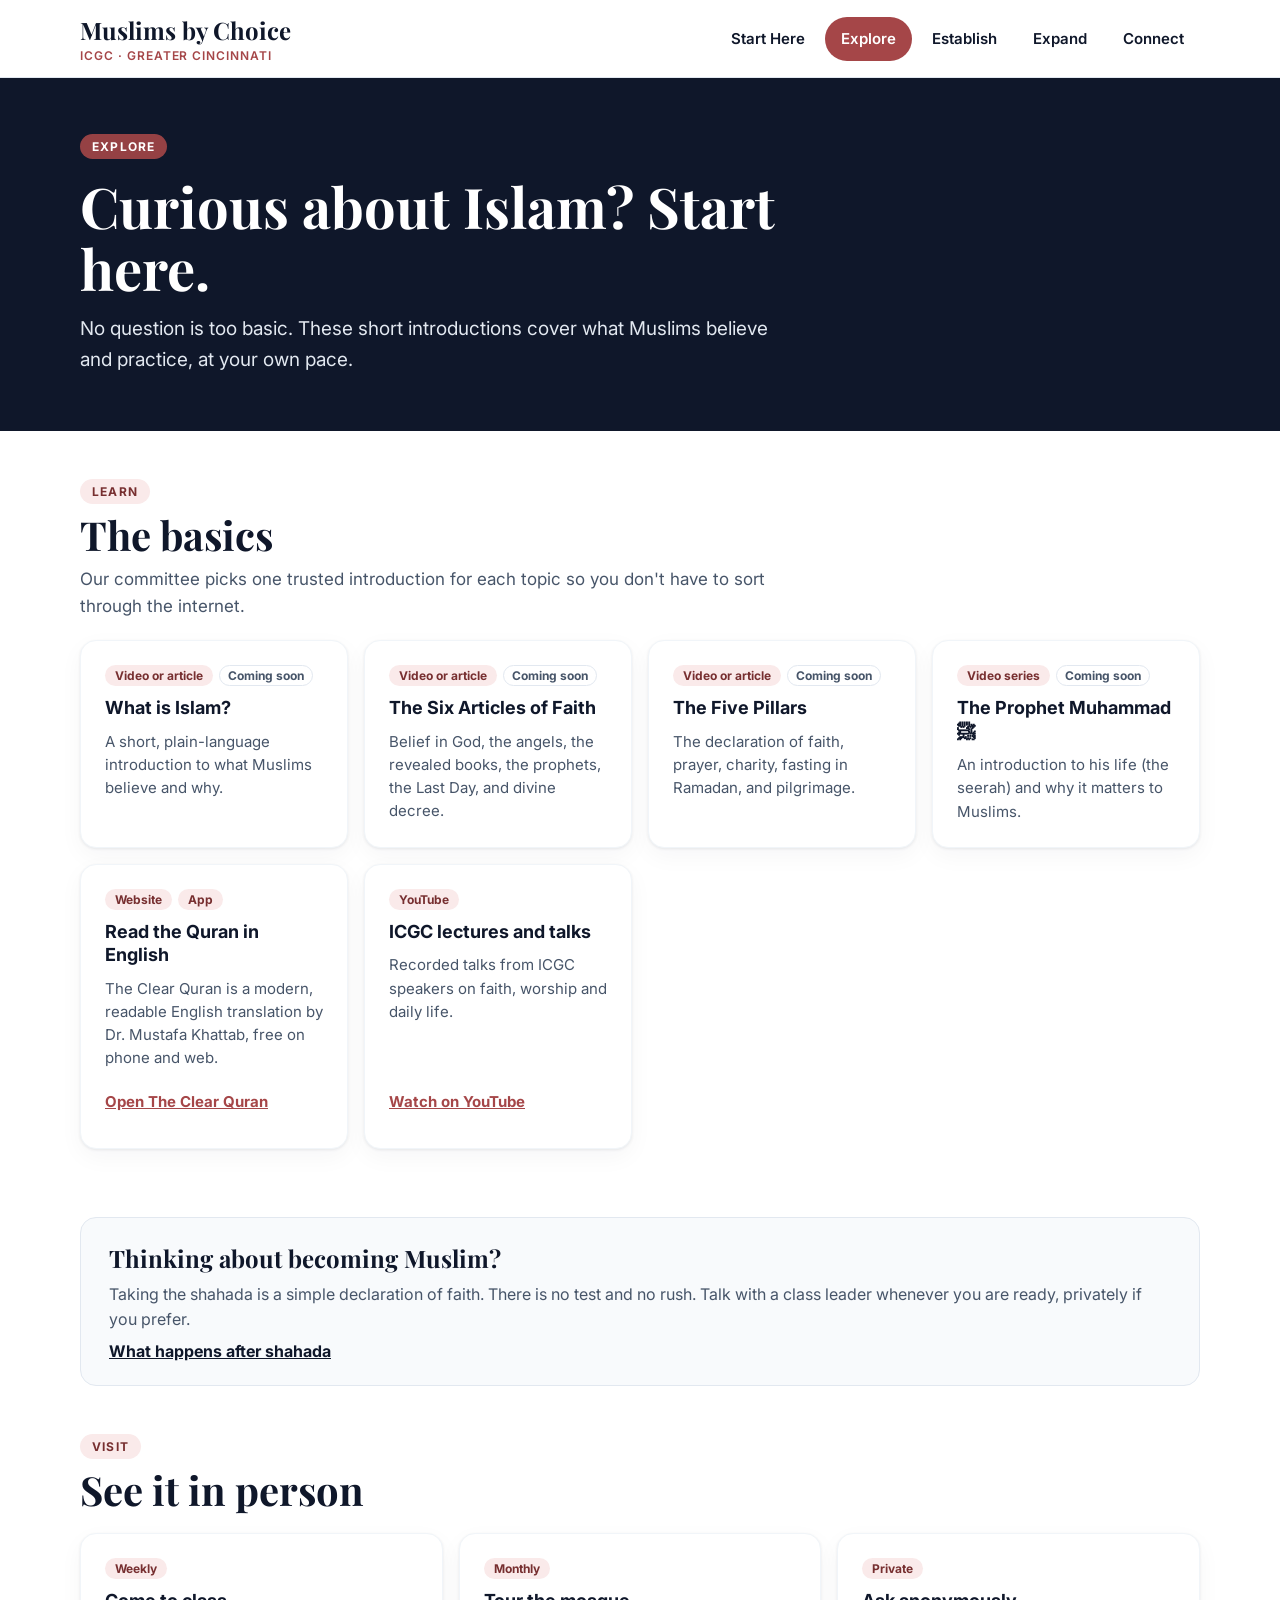
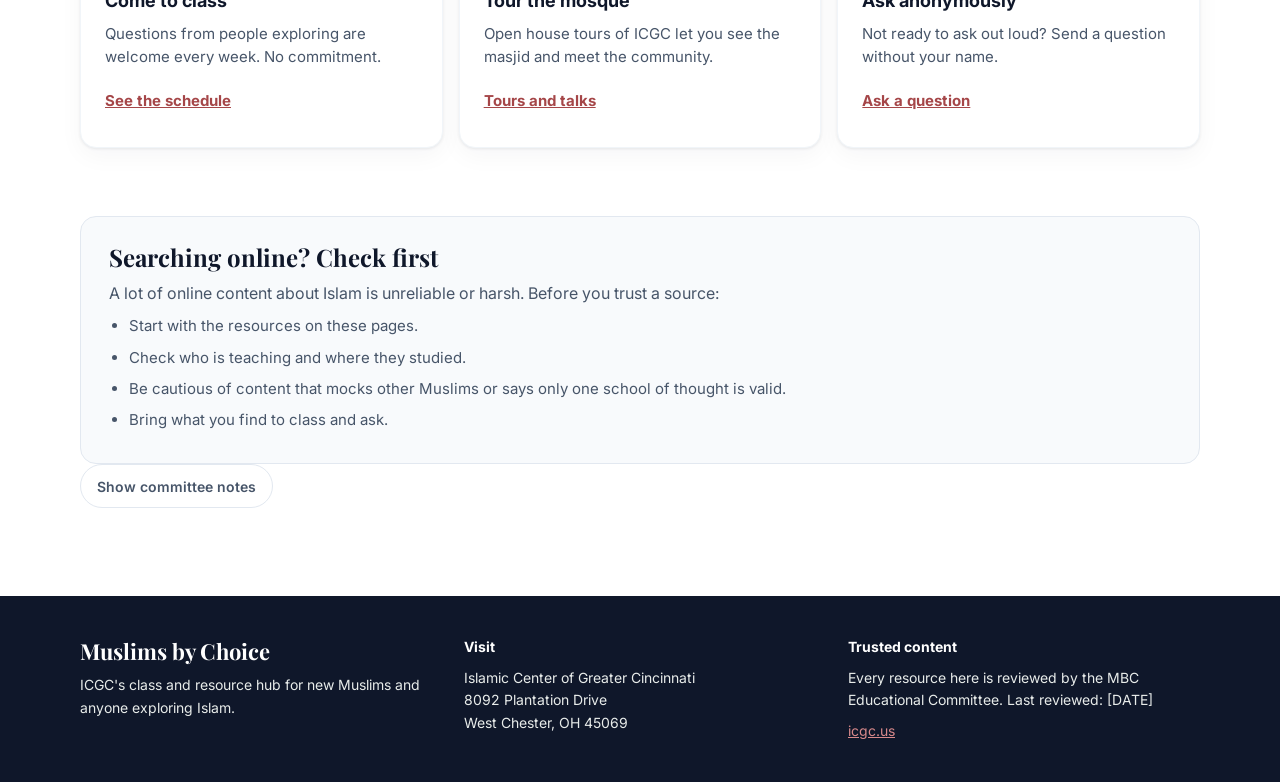
<file: explore.html>
<!doctype html>
<html lang="en">
<head>
<meta charset="utf-8">
<meta name="viewport" content="width=device-width, initial-scale=1">
<meta name="robots" content="noindex">
<title>Explore · Muslims by Choice</title>
<link rel="preconnect" href="https://fonts.googleapis.com">
<link href="https://fonts.googleapis.com/css2?family=Inter:wght@400;500;600;700&amp;family=Playfair+Display:wght@700&amp;display=swap" rel="stylesheet">
<link rel="stylesheet" href="assets/site.css">
</head>
<body class="notes-off">
<div style="font-family: Inter, system-ui, sans-serif; background: #FFFFFF; color: #0F172A; width: 100%; min-height: 100vh">
<div class="cn-note" style="display: contents"><div style="background: #FFF3DC; color: #6E4500; font-size: 14px; text-align: center; padding: 8px 16px; border-bottom: 1px dashed #C98A1B">Prototype for committee review. Dashed notes mark content still to confirm. Platform not chosen yet.</div></div><header style="background: #FFFFFF; border-bottom: 1px solid #E2E8F0; box-shadow: 0 1px 3px rgba(15, 23, 42, 0.08), 0 8px 24px rgba(15, 23, 42, 0.04)"><div style="max-width: 1120px; margin: 0 auto; padding: 14px 24px; display: flex; flex-wrap: wrap; gap: 12px 24px; align-items: center; justify-content: space-between"><a href="index.html" style="text-decoration: none; display: flex; flex-direction: column; gap: 2px"><span style="font-family: 'Playfair Display', Georgia, serif; font-size: 24px; font-weight: 700; color: #0F172A">Muslims by Choice</span><span style="font-size: 12px; font-weight: 600; letter-spacing: 0.08em; text-transform: uppercase; color: #A54648">ICGC · Greater Cincinnati</span></a><nav aria-label="Main" style="display: flex; flex-wrap: wrap; gap: 4px"><a href="index.html" style="background: transparent; color: #0F172A; text-decoration: none; padding: 10px 16px; border-radius: 999px; font-size: 15px; font-weight: 600; min-height: 44px; box-sizing: border-box; display: inline-flex; align-items: center">Start Here</a><a href="explore.html" style="background: #A54648; color: #FFFFFF; text-decoration: none; padding: 10px 16px; border-radius: 999px; font-size: 15px; font-weight: 600; min-height: 44px; box-sizing: border-box; display: inline-flex; align-items: center">Explore</a><a href="establish.html" style="background: transparent; color: #0F172A; text-decoration: none; padding: 10px 16px; border-radius: 999px; font-size: 15px; font-weight: 600; min-height: 44px; box-sizing: border-box; display: inline-flex; align-items: center">Establish</a><a href="expand.html" style="background: transparent; color: #0F172A; text-decoration: none; padding: 10px 16px; border-radius: 999px; font-size: 15px; font-weight: 600; min-height: 44px; box-sizing: border-box; display: inline-flex; align-items: center">Expand</a><a href="connect.html" style="background: transparent; color: #0F172A; text-decoration: none; padding: 10px 16px; border-radius: 999px; font-size: 15px; font-weight: 600; min-height: 44px; box-sizing: border-box; display: inline-flex; align-items: center">Connect</a></nav></div></header><div style="background: #0F172A; color: #FFFFFF"><div style="max-width: 1120px; margin: 0 auto; padding: 56px 24px; display: flex; flex-direction: column; gap: 16px"><span style="align-self: flex-start; font-size: 12px; font-weight: 700; letter-spacing: 0.1em; text-transform: uppercase; color: #FFFFFF; background: rgba(165, 70, 72, 0.9); padding: 5px 12px; border-radius: 999px">Explore</span><h1 style="font-family: 'Playfair Display', Georgia, serif; margin: 0; font-size: 56px; line-height: 1.1; font-weight: 700; max-width: 820px">Curious about Islam? Start here.</h1><p style="margin: 0; font-size: 19px; line-height: 1.6; max-width: 700px; color: #E2E8F0">No question is too basic. These short introductions cover what Muslims believe and practice, at your own pace.</p></div></div><section style="max-width: 1120px; margin: 0 auto; padding: 48px 24px 0; display: flex; flex-direction: column; gap: 20px"><div style="display: flex; flex-direction: column; gap: 8px"><span style="align-self: flex-start; font-size: 12px; font-weight: 700; letter-spacing: 0.1em; text-transform: uppercase; color: #772F30; background: #FAEAEA; padding: 5px 12px; border-radius: 999px">Learn</span><h2 style="font-family: 'Playfair Display', Georgia, serif; margin: 0; font-size: 40px; line-height: 1.15; font-weight: 700; color: #0F172A">The basics</h2><p style="margin: 0; font-size: 17px; line-height: 1.6; color: #475569; max-width: 720px">Our committee picks one trusted introduction for each topic so you don&#39;t have to sort through the internet.</p></div><div style="display: grid; grid-template-columns: repeat(auto-fit, minmax(260px, 1fr)); gap: 16px"><div style="background: #FFFFFF; border: 1px solid #F1F5F9; border-radius: 16px; padding: 24px; display: flex; flex-direction: column; gap: 10px; box-shadow: 0 1px 3px rgba(15, 23, 42, 0.08), 0 8px 24px rgba(15, 23, 42, 0.04)"><div style="display: flex; flex-wrap: wrap; gap: 6px"><span style="font-size: 12px; font-weight: 700; color: #772F30; background: #FAEAEA; padding: 3px 10px; border-radius: 999px">Video or article</span><span style="font-size: 12px; font-weight: 700; color: #475569; border: 1px solid #E2E8F0; padding: 2px 8px; border-radius: 999px">Coming soon</span></div><h3 style="font-family: Inter, system-ui, sans-serif; margin: 0; font-size: 18px; line-height: 1.3; color: #0F172A">What is Islam?</h3><p style="margin: 0; font-size: 15px; line-height: 1.55; color: #475569">A short, plain-language introduction to what Muslims believe and why.</p><div class="cn-note" style="display: contents"><span class="cn-note" style="display: inline-block; margin-top: 8px; padding: 4px 10px; border-radius: 6px; background: #FFF3DC; border: 1px dashed #C98A1B; color: #6E4500; font-size: 13px; line-height: 1.4">Committee: pick one source</span></div></div><div style="background: #FFFFFF; border: 1px solid #F1F5F9; border-radius: 16px; padding: 24px; display: flex; flex-direction: column; gap: 10px; box-shadow: 0 1px 3px rgba(15, 23, 42, 0.08), 0 8px 24px rgba(15, 23, 42, 0.04)"><div style="display: flex; flex-wrap: wrap; gap: 6px"><span style="font-size: 12px; font-weight: 700; color: #772F30; background: #FAEAEA; padding: 3px 10px; border-radius: 999px">Video or article</span><span style="font-size: 12px; font-weight: 700; color: #475569; border: 1px solid #E2E8F0; padding: 2px 8px; border-radius: 999px">Coming soon</span></div><h3 style="font-family: Inter, system-ui, sans-serif; margin: 0; font-size: 18px; line-height: 1.3; color: #0F172A">The Six Articles of Faith</h3><p style="margin: 0; font-size: 15px; line-height: 1.55; color: #475569">Belief in God, the angels, the revealed books, the prophets, the Last Day, and divine decree.</p><div class="cn-note" style="display: contents"><span class="cn-note" style="display: inline-block; margin-top: 8px; padding: 4px 10px; border-radius: 6px; background: #FFF3DC; border: 1px dashed #C98A1B; color: #6E4500; font-size: 13px; line-height: 1.4">Committee: pick one source</span></div></div><div style="background: #FFFFFF; border: 1px solid #F1F5F9; border-radius: 16px; padding: 24px; display: flex; flex-direction: column; gap: 10px; box-shadow: 0 1px 3px rgba(15, 23, 42, 0.08), 0 8px 24px rgba(15, 23, 42, 0.04)"><div style="display: flex; flex-wrap: wrap; gap: 6px"><span style="font-size: 12px; font-weight: 700; color: #772F30; background: #FAEAEA; padding: 3px 10px; border-radius: 999px">Video or article</span><span style="font-size: 12px; font-weight: 700; color: #475569; border: 1px solid #E2E8F0; padding: 2px 8px; border-radius: 999px">Coming soon</span></div><h3 style="font-family: Inter, system-ui, sans-serif; margin: 0; font-size: 18px; line-height: 1.3; color: #0F172A">The Five Pillars</h3><p style="margin: 0; font-size: 15px; line-height: 1.55; color: #475569">The declaration of faith, prayer, charity, fasting in Ramadan, and pilgrimage.</p><div class="cn-note" style="display: contents"><span class="cn-note" style="display: inline-block; margin-top: 8px; padding: 4px 10px; border-radius: 6px; background: #FFF3DC; border: 1px dashed #C98A1B; color: #6E4500; font-size: 13px; line-height: 1.4">Committee: pick one source</span></div></div><div style="background: #FFFFFF; border: 1px solid #F1F5F9; border-radius: 16px; padding: 24px; display: flex; flex-direction: column; gap: 10px; box-shadow: 0 1px 3px rgba(15, 23, 42, 0.08), 0 8px 24px rgba(15, 23, 42, 0.04)"><div style="display: flex; flex-wrap: wrap; gap: 6px"><span style="font-size: 12px; font-weight: 700; color: #772F30; background: #FAEAEA; padding: 3px 10px; border-radius: 999px">Video series</span><span style="font-size: 12px; font-weight: 700; color: #475569; border: 1px solid #E2E8F0; padding: 2px 8px; border-radius: 999px">Coming soon</span></div><h3 style="font-family: Inter, system-ui, sans-serif; margin: 0; font-size: 18px; line-height: 1.3; color: #0F172A">The Prophet Muhammad ﷺ</h3><p style="margin: 0; font-size: 15px; line-height: 1.55; color: #475569">An introduction to his life (the seerah) and why it matters to Muslims.</p><div class="cn-note" style="display: contents"><span class="cn-note" style="display: inline-block; margin-top: 8px; padding: 4px 10px; border-radius: 6px; background: #FFF3DC; border: 1px dashed #C98A1B; color: #6E4500; font-size: 13px; line-height: 1.4">Committee: pick one source</span></div></div><div style="background: #FFFFFF; border: 1px solid #F1F5F9; border-radius: 16px; padding: 24px; display: flex; flex-direction: column; gap: 10px; box-shadow: 0 1px 3px rgba(15, 23, 42, 0.08), 0 8px 24px rgba(15, 23, 42, 0.04)"><div style="display: flex; flex-wrap: wrap; gap: 6px"><span style="font-size: 12px; font-weight: 700; color: #772F30; background: #FAEAEA; padding: 3px 10px; border-radius: 999px">Website</span><span style="font-size: 12px; font-weight: 700; color: #772F30; background: #FAEAEA; padding: 3px 10px; border-radius: 999px">App</span></div><h3 style="font-family: Inter, system-ui, sans-serif; margin: 0; font-size: 18px; line-height: 1.3; color: #0F172A">Read the Quran in English</h3><p style="margin: 0; font-size: 15px; line-height: 1.55; color: #475569">The Clear Quran is a modern, readable English translation by Dr. Mustafa Khattab, free on phone and web.</p><a href="https://theclearquran.org/" style="margin-top: auto; font-size: 15px; font-weight: 700; color: #A54648; min-height: 44px; display: inline-flex; align-items: center">Open The Clear Quran</a></div><div style="background: #FFFFFF; border: 1px solid #F1F5F9; border-radius: 16px; padding: 24px; display: flex; flex-direction: column; gap: 10px; box-shadow: 0 1px 3px rgba(15, 23, 42, 0.08), 0 8px 24px rgba(15, 23, 42, 0.04)"><div style="display: flex; flex-wrap: wrap; gap: 6px"><span style="font-size: 12px; font-weight: 700; color: #772F30; background: #FAEAEA; padding: 3px 10px; border-radius: 999px">YouTube</span></div><h3 style="font-family: Inter, system-ui, sans-serif; margin: 0; font-size: 18px; line-height: 1.3; color: #0F172A">ICGC lectures and talks</h3><p style="margin: 0; font-size: 15px; line-height: 1.55; color: #475569">Recorded talks from ICGC speakers on faith, worship and daily life.</p><a href="https://www.youtube.com/@IAMICGC" style="margin-top: auto; font-size: 15px; font-weight: 700; color: #A54648; min-height: 44px; display: inline-flex; align-items: center">Watch on YouTube</a></div></div></section><section style="max-width: 1120px; margin: 0 auto; padding: 48px 24px 0; display: flex; flex-direction: column; gap: 20px"><div style="display: flex; flex-direction: column; gap: 8px"><h2 style="font-family: 'Playfair Display', Georgia, serif; margin: 0; font-size: 40px; line-height: 1.15; font-weight: 700; color: #0F172A"></h2></div><div style="background: #F8FAFC; border: 1px solid #E2E8F0; border-left-width: 1px; border-radius: 16px; padding: 24px 28px; display: flex; flex-direction: column; gap: 8px"><h3 style="font-family: 'Playfair Display', Georgia, serif; margin: 0; font-size: 24px; color: #0F172A">Thinking about becoming Muslim?</h3><p style="margin: 0; font-size: 16px; line-height: 1.6; color: #475569">Taking the shahada is a simple declaration of faith. There is no test and no rush. Talk with a class leader whenever you are ready, privately if you prefer.</p><div class="cn-note" style="display: contents"><span class="cn-note" style="display: inline-block; margin-top: 8px; padding: 4px 10px; border-radius: 6px; background: #FFF3DC; border: 1px dashed #C98A1B; color: #6E4500; font-size: 13px; line-height: 1.4">Committee: write one paragraph on how shahada works at ICGC</span></div><a href="establish.html" style="font-weight: 700; color: #0F172A">What happens after shahada</a></div></section><section style="max-width: 1120px; margin: 0 auto; padding: 48px 24px 0; display: flex; flex-direction: column; gap: 20px"><div style="display: flex; flex-direction: column; gap: 8px"><span style="align-self: flex-start; font-size: 12px; font-weight: 700; letter-spacing: 0.1em; text-transform: uppercase; color: #772F30; background: #FAEAEA; padding: 5px 12px; border-radius: 999px">Visit</span><h2 style="font-family: 'Playfair Display', Georgia, serif; margin: 0; font-size: 40px; line-height: 1.15; font-weight: 700; color: #0F172A">See it in person</h2></div><div style="display: grid; grid-template-columns: repeat(auto-fit, minmax(260px, 1fr)); gap: 16px"><div style="background: #FFFFFF; border: 1px solid #F1F5F9; border-radius: 16px; padding: 24px; display: flex; flex-direction: column; gap: 10px; box-shadow: 0 1px 3px rgba(15, 23, 42, 0.08), 0 8px 24px rgba(15, 23, 42, 0.04)"><div style="display: flex; flex-wrap: wrap; gap: 6px"><span style="font-size: 12px; font-weight: 700; color: #772F30; background: #FAEAEA; padding: 3px 10px; border-radius: 999px">Weekly</span></div><h3 style="font-family: Inter, system-ui, sans-serif; margin: 0; font-size: 18px; line-height: 1.3; color: #0F172A">Come to class</h3><p style="margin: 0; font-size: 15px; line-height: 1.55; color: #475569">Questions from people exploring are welcome every week. No commitment.</p><a href="connect.html" style="margin-top: auto; font-size: 15px; font-weight: 700; color: #A54648; min-height: 44px; display: inline-flex; align-items: center">See the schedule</a></div><div style="background: #FFFFFF; border: 1px solid #F1F5F9; border-radius: 16px; padding: 24px; display: flex; flex-direction: column; gap: 10px; box-shadow: 0 1px 3px rgba(15, 23, 42, 0.08), 0 8px 24px rgba(15, 23, 42, 0.04)"><div style="display: flex; flex-wrap: wrap; gap: 6px"><span style="font-size: 12px; font-weight: 700; color: #772F30; background: #FAEAEA; padding: 3px 10px; border-radius: 999px">Monthly</span></div><h3 style="font-family: Inter, system-ui, sans-serif; margin: 0; font-size: 18px; line-height: 1.3; color: #0F172A">Tour the mosque</h3><p style="margin: 0; font-size: 15px; line-height: 1.55; color: #475569">Open house tours of ICGC let you see the masjid and meet the community.</p><div class="cn-note" style="display: contents"><span class="cn-note" style="display: inline-block; margin-top: 8px; padding: 4px 10px; border-radius: 6px; background: #FFF3DC; border: 1px dashed #C98A1B; color: #6E4500; font-size: 13px; line-height: 1.4">Committee: confirm tours still run on the first Saturday</span></div><a href="https://icgc.us/learning" style="margin-top: auto; font-size: 15px; font-weight: 700; color: #A54648; min-height: 44px; display: inline-flex; align-items: center">Tours and talks</a></div><div style="background: #FFFFFF; border: 1px solid #F1F5F9; border-radius: 16px; padding: 24px; display: flex; flex-direction: column; gap: 10px; box-shadow: 0 1px 3px rgba(15, 23, 42, 0.08), 0 8px 24px rgba(15, 23, 42, 0.04)"><div style="display: flex; flex-wrap: wrap; gap: 6px"><span style="font-size: 12px; font-weight: 700; color: #772F30; background: #FAEAEA; padding: 3px 10px; border-radius: 999px">Private</span></div><h3 style="font-family: Inter, system-ui, sans-serif; margin: 0; font-size: 18px; line-height: 1.3; color: #0F172A">Ask anonymously</h3><p style="margin: 0; font-size: 15px; line-height: 1.55; color: #475569">Not ready to ask out loud? Send a question without your name.</p><a href="connect.html" style="margin-top: auto; font-size: 15px; font-weight: 700; color: #A54648; min-height: 44px; display: inline-flex; align-items: center">Ask a question</a></div></div></section><section style="max-width: 1120px; margin: 0 auto; padding: 48px 24px 0; display: flex; flex-direction: column; gap: 20px"><div style="display: flex; flex-direction: column; gap: 8px"><h2 style="font-family: 'Playfair Display', Georgia, serif; margin: 0; font-size: 40px; line-height: 1.15; font-weight: 700; color: #0F172A"></h2></div><div style="background: #F8FAFC; border: 1px solid #E2E8F0; border-left-width: 1px; border-radius: 16px; padding: 24px 28px; display: flex; flex-direction: column; gap: 8px"><h3 style="font-family: 'Playfair Display', Georgia, serif; margin: 0; font-size: 24px; color: #0F172A">Searching online? Check first</h3><p style="margin: 0; font-size: 16px; line-height: 1.6; color: #475569">A lot of online content about Islam is unreliable or harsh. Before you trust a source:</p><ul style="margin: 0; padding-left: 20px; font-size: 15px; line-height: 1.55; color: #475569"><li style="margin: 0 0 8px">Start with the resources on these pages.</li><li style="margin: 0 0 8px">Check who is teaching and where they studied.</li><li style="margin: 0 0 8px">Be cautious of content that mocks other Muslims or says only one school of thought is valid.</li><li style="margin: 0 0 8px">Bring what you find to class and ask.</li></ul><div class="cn-note" style="display: contents"><span class="cn-note" style="display: inline-block; margin-top: 8px; padding: 4px 10px; border-radius: 6px; background: #FFF3DC; border: 1px dashed #C98A1B; color: #6E4500; font-size: 13px; line-height: 1.4">Committee: review this checklist</span></div></div></section><div style="max-width: 1120px; margin: 0 auto; padding: 0 24px 24px"><button type="button" class="notes-toggle" aria-pressed="false">Show committee notes</button></div><footer style="background: #0F172A; color: #E8ECEA; margin-top: 64px"><div style="max-width: 1120px; margin: 0 auto; padding: 40px 24px; display: grid; grid-template-columns: repeat(auto-fit, minmax(240px, 1fr)); gap: 32px"><div style="display: flex; flex-direction: column; gap: 8px"><span style="font-family: 'Playfair Display', Georgia, serif; font-size: 22px; font-weight: 700; color: #FFFFFF">Muslims by Choice</span><span style="font-size: 14px; line-height: 1.6">ICGC&#39;s class and resource hub for new Muslims and anyone exploring Islam.</span></div><div style="display: flex; flex-direction: column; gap: 8px; font-size: 14px; line-height: 1.6"><span style="font-weight: 700; color: #FFFFFF">Visit</span><span>Islamic Center of Greater Cincinnati<br>8092 Plantation Drive<br>West Chester, OH 45069</span></div><div style="display: flex; flex-direction: column; gap: 8px; font-size: 14px; line-height: 1.6"><span style="font-weight: 700; color: #FFFFFF">Trusted content</span><span>Every resource here is reviewed by the MBC Educational Committee. Last reviewed: [DATE]</span><a href="https://icgc.us/" style="color: #D8898B">icgc.us</a></div></div></footer>
</div>
<script src="assets/site.js"></script>
</body>
</html>
</file>
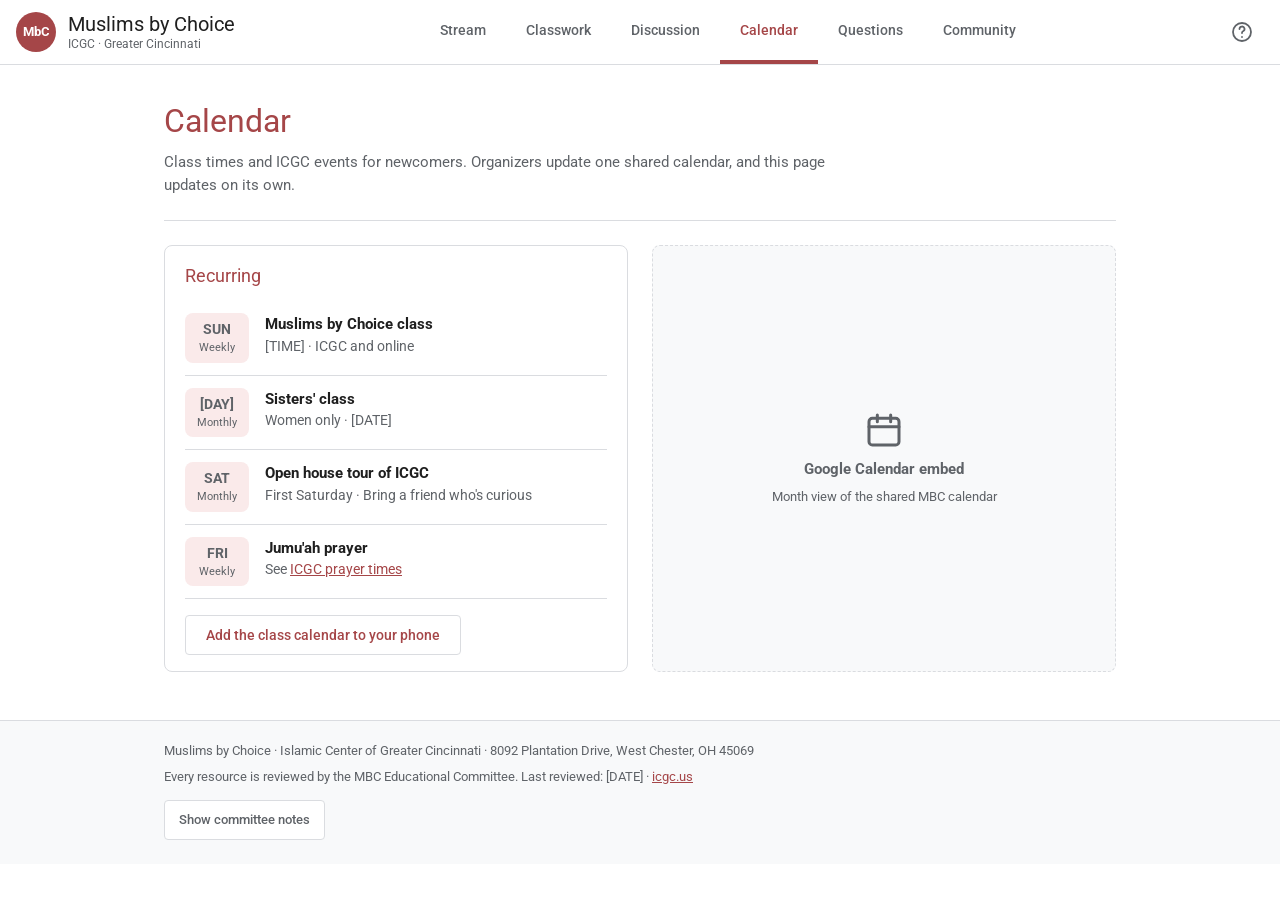
<file: classroom-pages/calendar.html>
<!doctype html>
<html lang="en">
<head>
<meta charset="utf-8">
<meta name="viewport" content="width=device-width, initial-scale=1">
<meta name="robots" content="noindex">
<title>Calendar · Muslims by Choice</title>
<link rel="preconnect" href="https://fonts.googleapis.com">
<link href="https://fonts.googleapis.com/css2?family=Roboto:wght@400;500;700&amp;display=swap" rel="stylesheet">
<link rel="stylesheet" href="assets/classroom.css">
</head>
<body class="notes-off">
<a class="skip" href="#main">Skip to content</a>
<div class="cn-note proto-bar">Prototype for committee review. Notes in yellow mark content still to confirm.</div>
<header class="appbar">
  <div class="appbar-left">
    <span class="class-icon" aria-hidden="true">MbC</span>
    <div class="class-name"><a href="index.html">Muslims by Choice</a><span>ICGC · Greater Cincinnati</span></div>
  </div>
  <nav class="tabs" aria-label="Class sections"><a href="index.html" class="tab">Stream</a><a href="classwork.html" class="tab">Classwork</a><a href="discussion.html" class="tab">Discussion</a><a href="calendar.html" class="tab is-active" aria-current="page">Calendar</a><a href="questions.html" class="tab">Questions</a><a href="community.html" class="tab">Community</a></nav>
  <div class="appbar-right"><a class="icon-btn" href="questions.html" aria-label="Ask a question"><svg class="i" width="24" height="24" viewBox="0 0 24 24" fill="none" stroke="currentColor" stroke-width="1.8" stroke-linecap="round" stroke-linejoin="round" aria-hidden="true"><circle cx="12" cy="12" r="9"/><path d="M9.5 9a2.5 2.5 0 1 1 3.5 2.3c-.7.3-1 .9-1 1.7M12 17h.01"/></svg></a></div>
</header>
<main id="main" class="wrap">

<div class="page-head"><h1>Calendar</h1><p>Class times and ICGC events for newcomers. Organizers update one shared calendar, and this page updates on its own.</p></div><div class="cal-grid"><section class="card"><h2 class="card-title">Recurring</h2><ul class="events"><li class="ev"><span class="ev-date"><strong>SUN</strong><small>Weekly</small></span><div><strong>Muslims by Choice class</strong><span>[TIME] · ICGC and online</span><p class="cn-note">Committee: confirm time; the ICGC site lists 12–2 pm</p></div></li><li class="ev"><span class="ev-date"><strong>[DAY]</strong><small>Monthly</small></span><div><strong>Sisters' class</strong><span>Women only · [DATE]</span><p class="cn-note">Committee: publish dates each quarter</p></div></li><li class="ev"><span class="ev-date"><strong>SAT</strong><small>Monthly</small></span><div><strong>Open house tour of ICGC</strong><span>First Saturday · Bring a friend who's curious</span><p class="cn-note">Committee: confirm tours still run on the first Saturday</p></div></li><li class="ev"><span class="ev-date"><strong>FRI</strong><small>Weekly</small></span><div><strong>Jumu'ah prayer</strong><span>See <a href="https://icgc.us/worship">ICGC prayer times</a></span></div></li></ul><a class="btn outline" href="#">Add the class calendar to your phone</a></section><section class="card cal-embed" role="img" aria-label="Placeholder for the embedded Google Calendar"><svg class="i" width="40" height="40" viewBox="0 0 24 24" fill="none" stroke="currentColor" stroke-width="1.8" stroke-linecap="round" stroke-linejoin="round" aria-hidden="true"><rect x="3" y="5" width="18" height="16" rx="2"/><path d="M3 10h18M8 3v4M16 3v4"/></svg><strong>Google Calendar embed</strong><small>Month view of the shared MBC calendar</small></section></div>
</main>
<footer class="foot">
  <div class="wrap foot-inner">
    <span>Muslims by Choice · Islamic Center of Greater Cincinnati · 8092 Plantation Drive, West Chester, OH 45069</span>
    <span>Every resource is reviewed by the MBC Educational Committee. Last reviewed: [DATE] · <a href="https://icgc.us/">icgc.us</a></span>
    <button type="button" class="notes-toggle" aria-pressed="false">Show committee notes</button>
  </div>
</footer>
<script src="assets/classroom.js"></script>
</body>
</html>
</file>
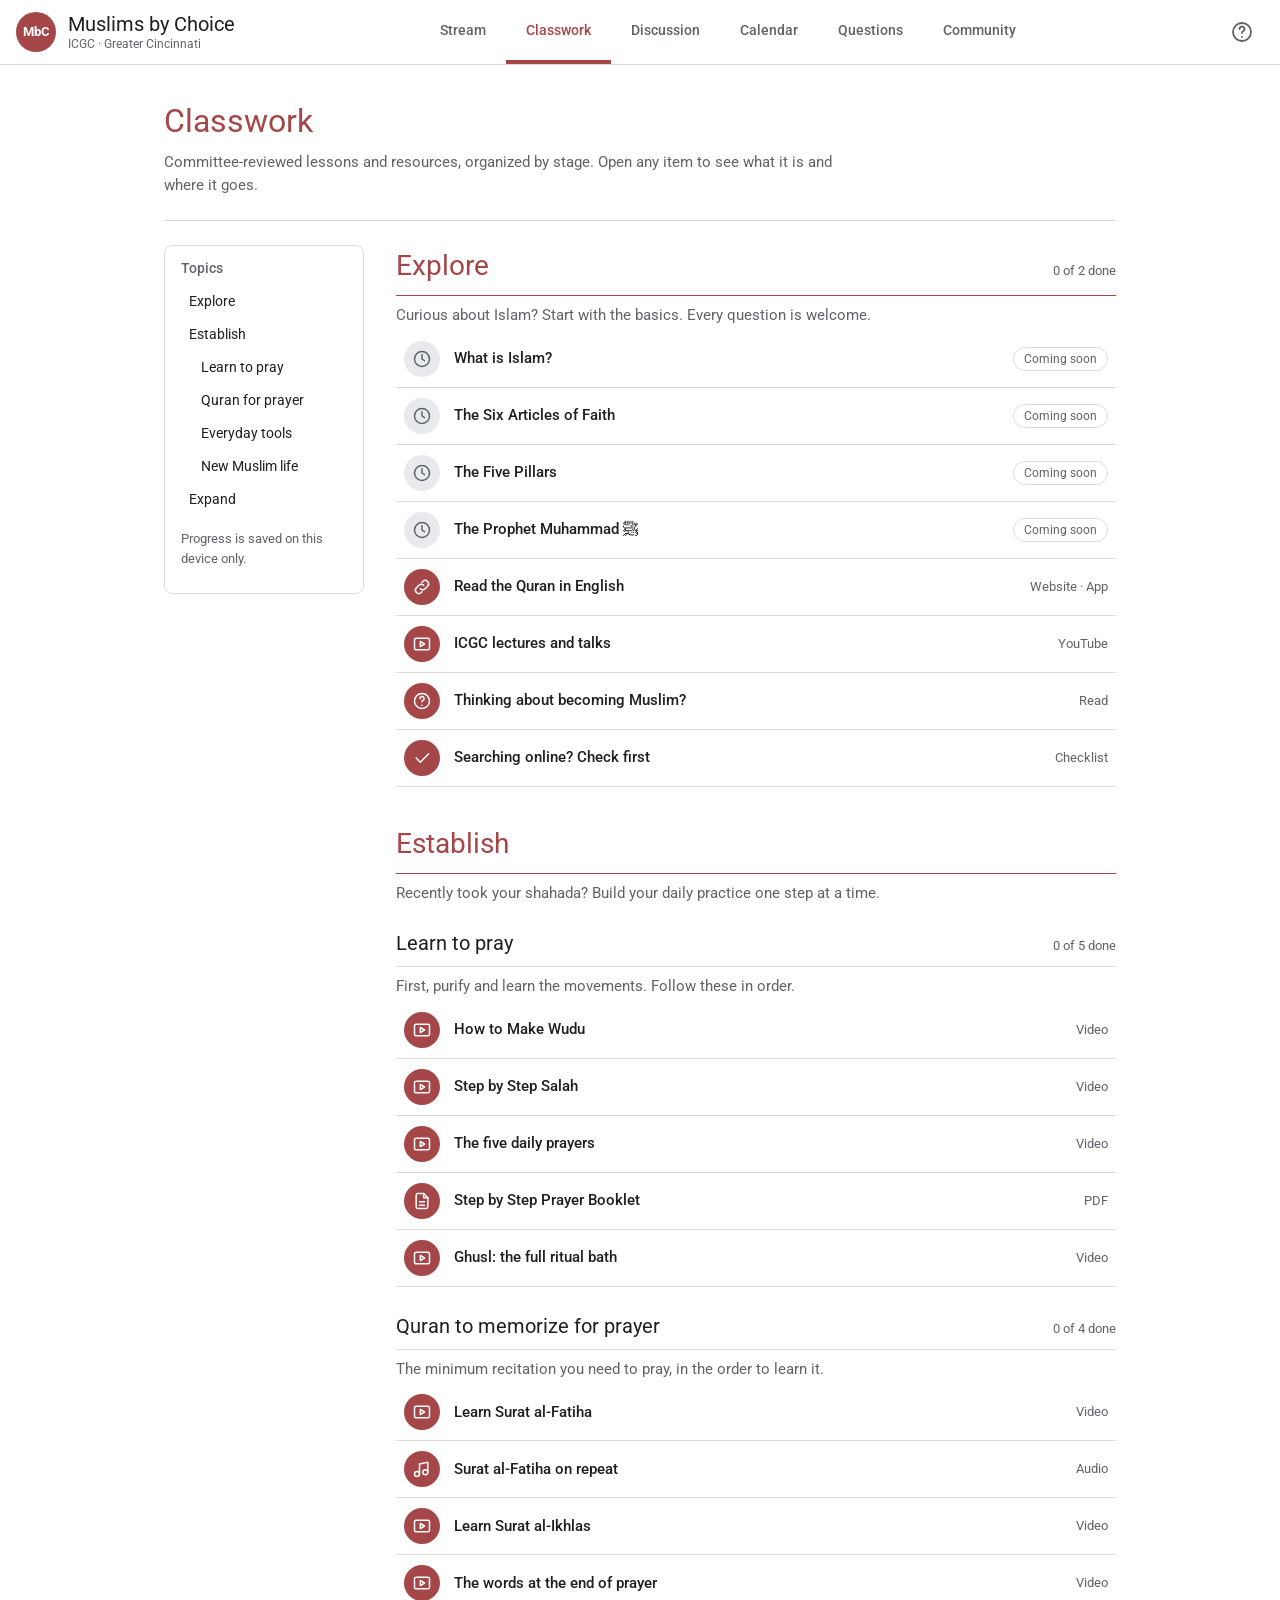
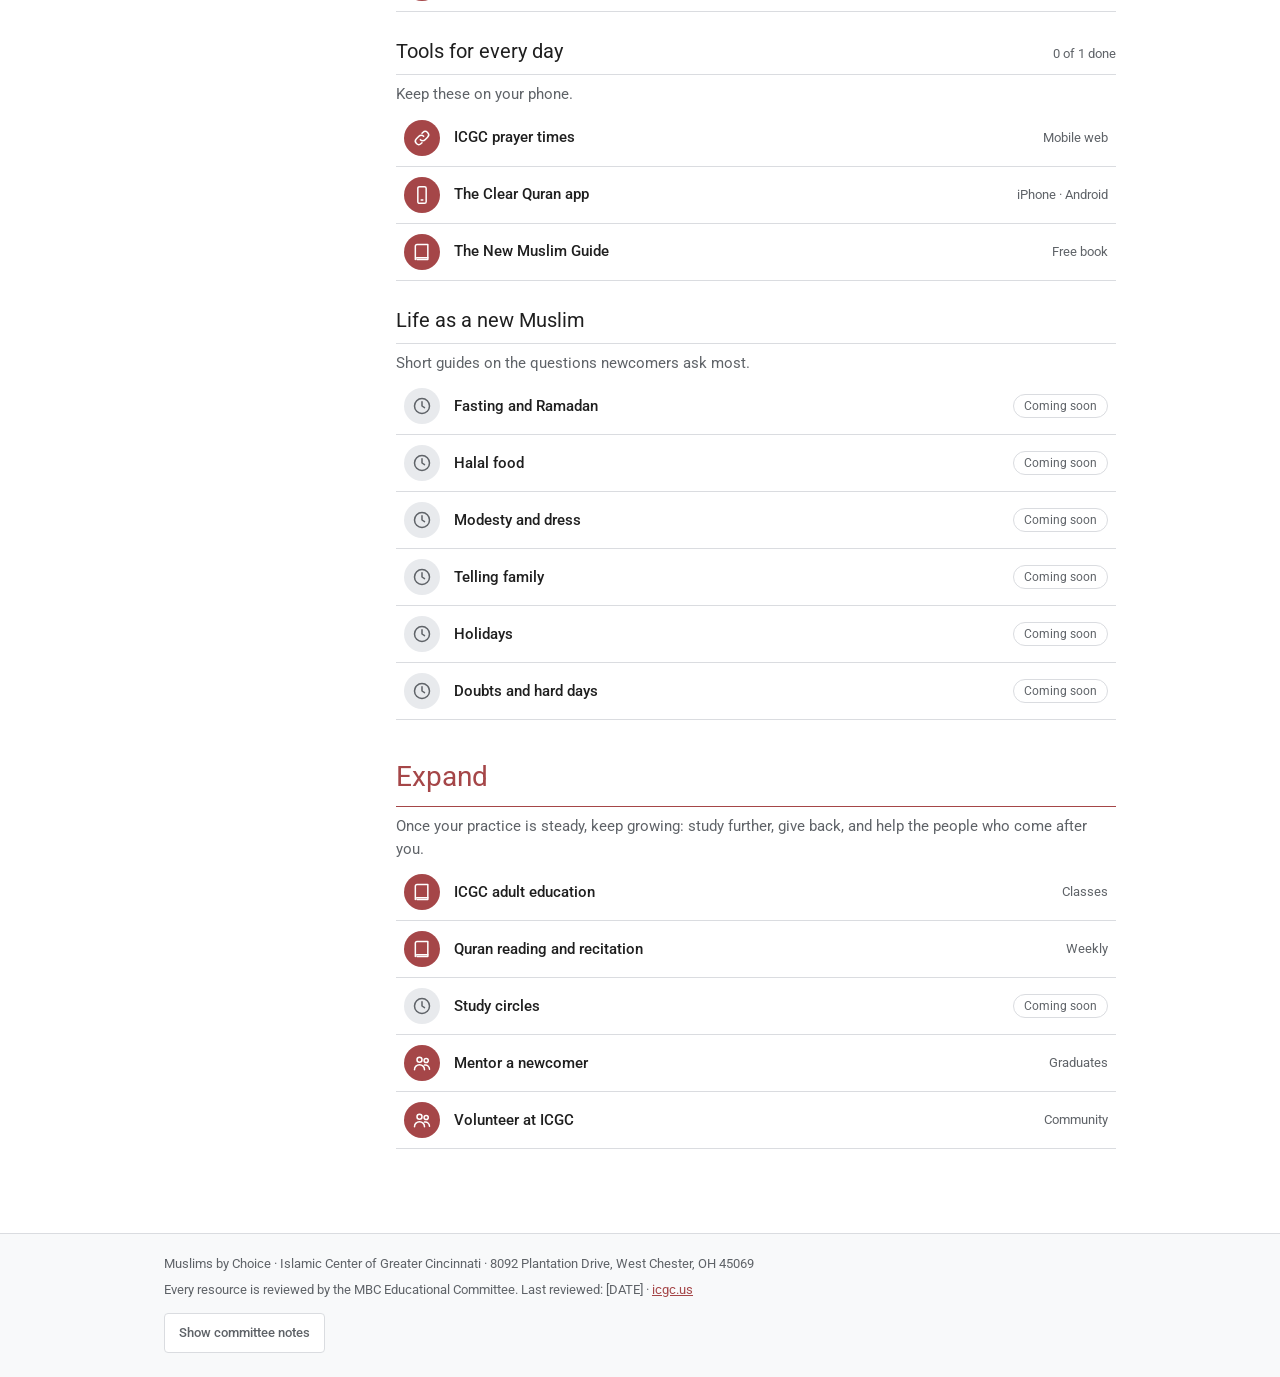
<file: classroom-pages/classwork.html>
<!doctype html>
<html lang="en">
<head>
<meta charset="utf-8">
<meta name="viewport" content="width=device-width, initial-scale=1">
<meta name="robots" content="noindex">
<title>Classwork · Muslims by Choice</title>
<link rel="preconnect" href="https://fonts.googleapis.com">
<link href="https://fonts.googleapis.com/css2?family=Roboto:wght@400;500;700&amp;display=swap" rel="stylesheet">
<link rel="stylesheet" href="assets/classroom.css">
</head>
<body class="notes-off">
<a class="skip" href="#main">Skip to content</a>
<div class="cn-note proto-bar">Prototype for committee review. Notes in yellow mark content still to confirm.</div>
<header class="appbar">
  <div class="appbar-left">
    <span class="class-icon" aria-hidden="true">MbC</span>
    <div class="class-name"><a href="index.html">Muslims by Choice</a><span>ICGC · Greater Cincinnati</span></div>
  </div>
  <nav class="tabs" aria-label="Class sections"><a href="index.html" class="tab">Stream</a><a href="classwork.html" class="tab is-active" aria-current="page">Classwork</a><a href="discussion.html" class="tab">Discussion</a><a href="calendar.html" class="tab">Calendar</a><a href="questions.html" class="tab">Questions</a><a href="community.html" class="tab">Community</a></nav>
  <div class="appbar-right"><a class="icon-btn" href="questions.html" aria-label="Ask a question"><svg class="i" width="24" height="24" viewBox="0 0 24 24" fill="none" stroke="currentColor" stroke-width="1.8" stroke-linecap="round" stroke-linejoin="round" aria-hidden="true"><circle cx="12" cy="12" r="9"/><path d="M9.5 9a2.5 2.5 0 1 1 3.5 2.3c-.7.3-1 .9-1 1.7M12 17h.01"/></svg></a></div>
</header>
<main id="main" class="wrap">

<div class="page-head"><h1>Classwork</h1><p>Committee-reviewed lessons and resources, organized by stage. Open any item to see what it is and where it goes.</p></div><div class="cw-grid"><aside class="topics-nav card" aria-label="Topics"><h2>Topics</h2><ul><li><a href="#explore">Explore</a></li><li><a href="#establish">Establish</a><ul><li><a href="#prayer">Learn to pray</a></li><li><a href="#quran">Quran for prayer</a></li><li><a href="#tools">Everyday tools</a></li><li><a href="#life">New Muslim life</a></li></ul></li><li><a href="#expand">Expand</a></li></ul><p class="hint">Progress is saved on this device only.</p></aside><div class="cw"><section class="topic" id="explore"><div class="topic-head"><h2>Explore</h2><span class="progress" data-progress="explore"></span></div><p class="topic-desc">Curious about Islam? Start with the basics. Every question is welcome.</p><ul class="items" data-topic="explore"><li class="item"><details><summary><span class="item-icon muted"><svg class="i" width="20" height="20" viewBox="0 0 24 24" fill="none" stroke="currentColor" stroke-width="1.8" stroke-linecap="round" stroke-linejoin="round" aria-hidden="true"><circle cx="12" cy="12" r="9"/><path d="M12 7v5l3 2"/></svg></span><span class="item-title">What is Islam?</span><span class="soon">Coming soon</span></summary><div class="item-body"><p>A short, plain-language introduction to what Muslims believe and why.</p><p class="cn-note">Committee: pick one source</p><div class="item-actions"></div></div></details></li><li class="item"><details><summary><span class="item-icon muted"><svg class="i" width="20" height="20" viewBox="0 0 24 24" fill="none" stroke="currentColor" stroke-width="1.8" stroke-linecap="round" stroke-linejoin="round" aria-hidden="true"><circle cx="12" cy="12" r="9"/><path d="M12 7v5l3 2"/></svg></span><span class="item-title">The Six Articles of Faith</span><span class="soon">Coming soon</span></summary><div class="item-body"><p>Belief in God, the angels, the revealed books, the prophets, the Last Day, and divine decree.</p><p class="cn-note">Committee: pick one source</p><div class="item-actions"></div></div></details></li><li class="item"><details><summary><span class="item-icon muted"><svg class="i" width="20" height="20" viewBox="0 0 24 24" fill="none" stroke="currentColor" stroke-width="1.8" stroke-linecap="round" stroke-linejoin="round" aria-hidden="true"><circle cx="12" cy="12" r="9"/><path d="M12 7v5l3 2"/></svg></span><span class="item-title">The Five Pillars</span><span class="soon">Coming soon</span></summary><div class="item-body"><p>The declaration of faith, prayer, charity, fasting in Ramadan, and pilgrimage.</p><p class="cn-note">Committee: pick one source</p><div class="item-actions"></div></div></details></li><li class="item"><details><summary><span class="item-icon muted"><svg class="i" width="20" height="20" viewBox="0 0 24 24" fill="none" stroke="currentColor" stroke-width="1.8" stroke-linecap="round" stroke-linejoin="round" aria-hidden="true"><circle cx="12" cy="12" r="9"/><path d="M12 7v5l3 2"/></svg></span><span class="item-title">The Prophet Muhammad ﷺ</span><span class="soon">Coming soon</span></summary><div class="item-body"><p>An introduction to his life (the seerah) and why it matters to Muslims.</p><p class="cn-note">Committee: pick one source</p><div class="item-actions"></div></div></details></li><li class="item"><details><summary><span class="item-icon"><svg class="i" width="20" height="20" viewBox="0 0 24 24" fill="none" stroke="currentColor" stroke-width="1.8" stroke-linecap="round" stroke-linejoin="round" aria-hidden="true"><path d="M10 14a4 4 0 0 0 5.7 0l3-3a4 4 0 0 0-5.7-5.7l-1 1"/><path d="M14 10a4 4 0 0 0-5.7 0l-3 3a4 4 0 0 0 5.7 5.7l1-1"/></svg></span><span class="item-title">Read the Quran in English</span><span class="meta">Website · App</span></summary><div class="item-body"><p>The Clear Quran is a modern, readable English translation by Dr. Mustafa Khattab, free on phone and web.</p><div class="item-actions"><a class="btn" href="https://theclearquran.org/">Open The Clear Quran</a><label class="done"><input type="checkbox" data-done="e5"> Mark as done</label></div></div></details></li><li class="item"><details><summary><span class="item-icon"><svg class="i" width="20" height="20" viewBox="0 0 24 24" fill="none" stroke="currentColor" stroke-width="1.8" stroke-linecap="round" stroke-linejoin="round" aria-hidden="true"><rect x="3" y="5" width="18" height="14" rx="2"/><path d="M10 9l5 3-5 3z"/></svg></span><span class="item-title">ICGC lectures and talks</span><span class="meta">YouTube</span></summary><div class="item-body"><p>Recorded talks from ICGC speakers on faith, worship and daily life.</p><div class="item-actions"><a class="btn" href="https://www.youtube.com/@IAMICGC">Watch on YouTube</a><label class="done"><input type="checkbox" data-done="e6"> Mark as done</label></div></div></details></li><li class="item"><details><summary><span class="item-icon"><svg class="i" width="20" height="20" viewBox="0 0 24 24" fill="none" stroke="currentColor" stroke-width="1.8" stroke-linecap="round" stroke-linejoin="round" aria-hidden="true"><circle cx="12" cy="12" r="9"/><path d="M9.5 9a2.5 2.5 0 1 1 3.5 2.3c-.7.3-1 .9-1 1.7M12 17h.01"/></svg></span><span class="item-title">Thinking about becoming Muslim?</span><span class="meta">Read</span></summary><div class="item-body"><p>Taking the shahada is a simple declaration of faith. There is no test and no rush. Talk with a class leader whenever you are ready, privately if you prefer.</p><p class="cn-note">Committee: write one paragraph on how shahada works at ICGC</p><div class="item-actions"></div></div></details></li><li class="item"><details><summary><span class="item-icon"><svg class="i" width="20" height="20" viewBox="0 0 24 24" fill="none" stroke="currentColor" stroke-width="1.8" stroke-linecap="round" stroke-linejoin="round" aria-hidden="true"><path d="M5 12l5 5L20 7"/></svg></span><span class="item-title">Searching online? Check first</span><span class="meta">Checklist</span></summary><div class="item-body"><p>A lot of online content about Islam is unreliable or harsh. Before you trust a source:</p><ul class="checklist"><li>Start with the resources in this class.</li><li>Check who is teaching and where they studied.</li><li>Be cautious of content that mocks other Muslims or says only one school of thought is valid.</li><li>Bring what you find to class and ask.</li></ul><p class="cn-note">Committee: review this checklist</p><div class="item-actions"></div></div></details></li></ul></section><section class="topic" id="establish"><div class="topic-head"><h2>Establish</h2></div><p class="topic-desc">Recently took your shahada? Build your daily practice one step at a time.</p><section class="topic sub" id="prayer"><div class="topic-head"><h3>Learn to pray</h3><span class="progress" data-progress="prayer"></span></div><p class="topic-desc">First, purify and learn the movements. Follow these in order.</p><ul class="items" data-topic="prayer"><li class="item"><details><summary><span class="item-icon"><svg class="i" width="20" height="20" viewBox="0 0 24 24" fill="none" stroke="currentColor" stroke-width="1.8" stroke-linecap="round" stroke-linejoin="round" aria-hidden="true"><rect x="3" y="5" width="18" height="14" rx="2"/><path d="M10 9l5 3-5 3z"/></svg></span><span class="item-title">How to Make Wudu</span><span class="meta">Video</span></summary><div class="item-body"><p>Step-by-step demonstration of wudu, the washing done before prayer.</p><div class="item-actions"><a class="btn" href="https://linktr.ee/MuslimsbyChoiceResources">Watch</a><label class="done"><input type="checkbox" data-done="p1"> Mark as done</label></div></div></details></li><li class="item"><details><summary><span class="item-icon"><svg class="i" width="20" height="20" viewBox="0 0 24 24" fill="none" stroke="currentColor" stroke-width="1.8" stroke-linecap="round" stroke-linejoin="round" aria-hidden="true"><rect x="3" y="5" width="18" height="14" rx="2"/><path d="M10 9l5 3-5 3z"/></svg></span><span class="item-title">Step by Step Salah</span><span class="meta">Video</span></summary><div class="item-body"><p>Walkthrough of one prayer: each position, in order, with what to say.</p><p class="cn-note">Committee: choose one main salah video</p><div class="item-actions"><a class="btn" href="https://linktr.ee/MuslimsbyChoiceResources">Watch</a><label class="done"><input type="checkbox" data-done="p2"> Mark as done</label></div></div></details></li><li class="item"><details><summary><span class="item-icon"><svg class="i" width="20" height="20" viewBox="0 0 24 24" fill="none" stroke="currentColor" stroke-width="1.8" stroke-linecap="round" stroke-linejoin="round" aria-hidden="true"><rect x="3" y="5" width="18" height="14" rx="2"/><path d="M10 9l5 3-5 3z"/></svg></span><span class="item-title">The five daily prayers</span><span class="meta">Video</span></summary><div class="item-body"><p>How Fajr, Dhuhr, Asr, Maghrib and Isha differ, such as the number of units in each.</p><div class="item-actions"><a class="btn" href="https://linktr.ee/MuslimsbyChoiceResources">Watch</a><label class="done"><input type="checkbox" data-done="p3"> Mark as done</label></div></div></details></li><li class="item"><details><summary><span class="item-icon"><svg class="i" width="20" height="20" viewBox="0 0 24 24" fill="none" stroke="currentColor" stroke-width="1.8" stroke-linecap="round" stroke-linejoin="round" aria-hidden="true"><path d="M14 3H7a2 2 0 0 0-2 2v14a2 2 0 0 0 2 2h10a2 2 0 0 0 2-2V8z"/><path d="M14 3v5h5M9 13h6M9 17h6"/></svg></span><span class="item-title">Step by Step Prayer Booklet</span><span class="meta">PDF</span></summary><div class="item-body"><p>Printable prayer guide to keep at home.</p><p class="cn-note">Committee: check the booklet's sharing settings</p><div class="item-actions"><a class="btn" href="https://linktr.ee/MuslimsbyChoiceResources">Open PDF</a><label class="done"><input type="checkbox" data-done="p4"> Mark as done</label></div></div></details></li><li class="item"><details><summary><span class="item-icon"><svg class="i" width="20" height="20" viewBox="0 0 24 24" fill="none" stroke="currentColor" stroke-width="1.8" stroke-linecap="round" stroke-linejoin="round" aria-hidden="true"><rect x="3" y="5" width="18" height="14" rx="2"/><path d="M10 9l5 3-5 3z"/></svg></span><span class="item-title">Ghusl: the full ritual bath</span><span class="meta">Video</span></summary><div class="item-body"><p>When ghusl is required and how to do it. Many people do it when taking shahada.</p><div class="item-actions"><a class="btn" href="https://linktr.ee/MuslimsbyChoiceResources">Watch</a><label class="done"><input type="checkbox" data-done="p5"> Mark as done</label></div></div></details></li></ul></section><section class="topic sub" id="quran"><div class="topic-head"><h3>Quran to memorize for prayer</h3><span class="progress" data-progress="quran"></span></div><p class="topic-desc">The minimum recitation you need to pray, in the order to learn it.</p><ul class="items" data-topic="quran"><li class="item"><details><summary><span class="item-icon"><svg class="i" width="20" height="20" viewBox="0 0 24 24" fill="none" stroke="currentColor" stroke-width="1.8" stroke-linecap="round" stroke-linejoin="round" aria-hidden="true"><rect x="3" y="5" width="18" height="14" rx="2"/><path d="M10 9l5 3-5 3z"/></svg></span><span class="item-title">Learn Surat al-Fatiha</span><span class="meta">Video</span></summary><div class="item-body"><p>The Quran's opening chapter, recited in every unit of every prayer. Learn this first.</p><div class="item-actions"><a class="btn" href="https://linktr.ee/MuslimsbyChoiceResources">Watch</a><label class="done"><input type="checkbox" data-done="q1"> Mark as done</label></div></div></details></li><li class="item"><details><summary><span class="item-icon"><svg class="i" width="20" height="20" viewBox="0 0 24 24" fill="none" stroke="currentColor" stroke-width="1.8" stroke-linecap="round" stroke-linejoin="round" aria-hidden="true"><path d="M9 18V6l10-2v12"/><circle cx="6" cy="18" r="3"/><circle cx="16" cy="16" r="3"/></svg></span><span class="item-title">Surat al-Fatiha on repeat</span><span class="meta">Audio</span></summary><div class="item-body"><p>Al-Fatiha recited on a loop, for memorizing by listening during a commute or chores.</p><div class="item-actions"><a class="btn" href="https://linktr.ee/MuslimsbyChoiceResources">Listen</a><label class="done"><input type="checkbox" data-done="q2"> Mark as done</label></div></div></details></li><li class="item"><details><summary><span class="item-icon"><svg class="i" width="20" height="20" viewBox="0 0 24 24" fill="none" stroke="currentColor" stroke-width="1.8" stroke-linecap="round" stroke-linejoin="round" aria-hidden="true"><rect x="3" y="5" width="18" height="14" rx="2"/><path d="M10 9l5 3-5 3z"/></svg></span><span class="item-title">Learn Surat al-Ikhlas</span><span class="meta">Video</span></summary><div class="item-body"><p>A four-verse chapter on God's oneness, a common first choice after Al-Fatiha.</p><div class="item-actions"><a class="btn" href="https://linktr.ee/MuslimsbyChoiceResources">Watch</a><label class="done"><input type="checkbox" data-done="q3"> Mark as done</label></div></div></details></li><li class="item"><details><summary><span class="item-icon"><svg class="i" width="20" height="20" viewBox="0 0 24 24" fill="none" stroke="currentColor" stroke-width="1.8" stroke-linecap="round" stroke-linejoin="round" aria-hidden="true"><rect x="3" y="5" width="18" height="14" rx="2"/><path d="M10 9l5 3-5 3z"/></svg></span><span class="item-title">The words at the end of prayer</span><span class="meta">Video</span></summary><div class="item-body"><p>The tashahhud and the blessing on the Prophet Muhammad ﷺ and Prophet Ibrahim.</p><div class="item-actions"><a class="btn" href="https://linktr.ee/MuslimsbyChoiceResources">Watch</a><label class="done"><input type="checkbox" data-done="q4"> Mark as done</label></div></div></details></li></ul></section><section class="topic sub" id="tools"><div class="topic-head"><h3>Tools for every day</h3><span class="progress" data-progress="tools"></span></div><p class="topic-desc">Keep these on your phone.</p><ul class="items" data-topic="tools"><li class="item"><details><summary><span class="item-icon"><svg class="i" width="20" height="20" viewBox="0 0 24 24" fill="none" stroke="currentColor" stroke-width="1.8" stroke-linecap="round" stroke-linejoin="round" aria-hidden="true"><path d="M10 14a4 4 0 0 0 5.7 0l3-3a4 4 0 0 0-5.7-5.7l-1 1"/><path d="M14 10a4 4 0 0 0-5.7 0l-3 3a4 4 0 0 0 5.7 5.7l1-1"/></svg></span><span class="item-title">ICGC prayer times</span><span class="meta">Mobile web</span></summary><div class="item-body"><p>Today's prayer times at ICGC. Add the page to your phone's home screen so it works like an app.</p><div class="item-actions"><a class="btn" href="https://icgc.us/worship">Open</a></div></div></details></li><li class="item"><details><summary><span class="item-icon"><svg class="i" width="20" height="20" viewBox="0 0 24 24" fill="none" stroke="currentColor" stroke-width="1.8" stroke-linecap="round" stroke-linejoin="round" aria-hidden="true"><rect x="7" y="2" width="10" height="20" rx="2"/><path d="M11 18h2"/></svg></span><span class="item-title">The Clear Quran app</span><span class="meta">iPhone · Android</span></summary><div class="item-body"><p>Modern English translation with audio. Free, with optional premium features.</p><div class="item-actions"><a class="btn" href="https://theclearquran.org/">Get the app</a></div></div></details></li><li class="item"><details><summary><span class="item-icon"><svg class="i" width="20" height="20" viewBox="0 0 24 24" fill="none" stroke="currentColor" stroke-width="1.8" stroke-linecap="round" stroke-linejoin="round" aria-hidden="true"><path d="M4 19V5a2 2 0 0 1 2-2h13v16H6a2 2 0 0 0-2 2z"/><path d="M19 19v2H6"/></svg></span><span class="item-title">The New Muslim Guide</span><span class="meta">Free book</span></summary><div class="item-body"><p>An illustrated book for new Muslims covering prayer, fasting, food, dress and new life.</p><div class="item-actions"><a class="btn" href="https://newmuslimguide.com/">Read the guide</a><label class="done"><input type="checkbox" data-done="t3"> Mark as done</label></div></div></details></li></ul></section><section class="topic sub" id="life"><div class="topic-head"><h3>Life as a new Muslim</h3><span class="progress" data-progress="life"></span></div><p class="topic-desc">Short guides on the questions newcomers ask most.</p><ul class="items" data-topic="life"><li class="item"><details><summary><span class="item-icon muted"><svg class="i" width="20" height="20" viewBox="0 0 24 24" fill="none" stroke="currentColor" stroke-width="1.8" stroke-linecap="round" stroke-linejoin="round" aria-hidden="true"><circle cx="12" cy="12" r="9"/><path d="M12 7v5l3 2"/></svg></span><span class="item-title">Fasting and Ramadan</span><span class="soon">Coming soon</span></summary><div class="item-body"><p>What to expect in your first Ramadan and how to ease in.</p><div class="item-actions"></div></div></details></li><li class="item"><details><summary><span class="item-icon muted"><svg class="i" width="20" height="20" viewBox="0 0 24 24" fill="none" stroke="currentColor" stroke-width="1.8" stroke-linecap="round" stroke-linejoin="round" aria-hidden="true"><circle cx="12" cy="12" r="9"/><path d="M12 7v5l3 2"/></svg></span><span class="item-title">Halal food</span><span class="soon">Coming soon</span></summary><div class="item-body"><p>What halal means and how to eat out, cook and shop.</p><div class="item-actions"></div></div></details></li><li class="item"><details><summary><span class="item-icon muted"><svg class="i" width="20" height="20" viewBox="0 0 24 24" fill="none" stroke="currentColor" stroke-width="1.8" stroke-linecap="round" stroke-linejoin="round" aria-hidden="true"><circle cx="12" cy="12" r="9"/><path d="M12 7v5l3 2"/></svg></span><span class="item-title">Modesty and dress</span><span class="soon">Coming soon</span></summary><div class="item-body"><p>Guidance on dress for men and women, and for visiting the mosque.</p><div class="item-actions"></div></div></details></li><li class="item"><details><summary><span class="item-icon muted"><svg class="i" width="20" height="20" viewBox="0 0 24 24" fill="none" stroke="currentColor" stroke-width="1.8" stroke-linecap="round" stroke-linejoin="round" aria-hidden="true"><circle cx="12" cy="12" r="9"/><path d="M12 7v5l3 2"/></svg></span><span class="item-title">Telling family</span><span class="soon">Coming soon</span></summary><div class="item-body"><p>Ideas for talking with family and friends, when you're ready.</p><div class="item-actions"></div></div></details></li><li class="item"><details><summary><span class="item-icon muted"><svg class="i" width="20" height="20" viewBox="0 0 24 24" fill="none" stroke="currentColor" stroke-width="1.8" stroke-linecap="round" stroke-linejoin="round" aria-hidden="true"><circle cx="12" cy="12" r="9"/><path d="M12 7v5l3 2"/></svg></span><span class="item-title">Holidays</span><span class="soon">Coming soon</span></summary><div class="item-body"><p>Eid, and how to handle family holidays you grew up with.</p><div class="item-actions"></div></div></details></li><li class="item"><details><summary><span class="item-icon muted"><svg class="i" width="20" height="20" viewBox="0 0 24 24" fill="none" stroke="currentColor" stroke-width="1.8" stroke-linecap="round" stroke-linejoin="round" aria-hidden="true"><circle cx="12" cy="12" r="9"/><path d="M12 7v5l3 2"/></svg></span><span class="item-title">Doubts and hard days</span><span class="soon">Coming soon</span></summary><div class="item-body"><p>It's normal to have questions. Here's where to bring them.</p><div class="item-actions"></div></div></details></li></ul></section></section><section class="topic" id="expand"><div class="topic-head"><h2>Expand</h2><span class="progress" data-progress="expand"></span></div><p class="topic-desc">Once your practice is steady, keep growing: study further, give back, and help the people who come after you.</p><ul class="items" data-topic="expand"><li class="item"><details><summary><span class="item-icon"><svg class="i" width="20" height="20" viewBox="0 0 24 24" fill="none" stroke="currentColor" stroke-width="1.8" stroke-linecap="round" stroke-linejoin="round" aria-hidden="true"><path d="M4 19V5a2 2 0 0 1 2-2h13v16H6a2 2 0 0 0-2 2z"/><path d="M19 19v2H6"/></svg></span><span class="item-title">ICGC adult education</span><span class="meta">Classes</span></summary><div class="item-body"><p>Ongoing classes on Quran, Islamic studies and more for adults.</p><div class="item-actions"><a class="btn" href="https://icgc.us/learning">See ICGC learning</a></div></div></details></li><li class="item"><details><summary><span class="item-icon"><svg class="i" width="20" height="20" viewBox="0 0 24 24" fill="none" stroke="currentColor" stroke-width="1.8" stroke-linecap="round" stroke-linejoin="round" aria-hidden="true"><path d="M4 19V5a2 2 0 0 1 2-2h13v16H6a2 2 0 0 0-2 2z"/><path d="M19 19v2H6"/></svg></span><span class="item-title">Quran reading and recitation</span><span class="meta">Weekly</span></summary><div class="item-body"><p>Learn to read Arabic script and improve your recitation with a teacher.</p><p class="cn-note">Committee: confirm current adult Quran class</p><div class="item-actions"><a class="btn" href="https://icgc.us/learning">Find a class</a></div></div></details></li><li class="item"><details><summary><span class="item-icon muted"><svg class="i" width="20" height="20" viewBox="0 0 24 24" fill="none" stroke="currentColor" stroke-width="1.8" stroke-linecap="round" stroke-linejoin="round" aria-hidden="true"><circle cx="12" cy="12" r="9"/><path d="M12 7v5l3 2"/></svg></span><span class="item-title">Study circles</span><span class="soon">Coming soon</span></summary><div class="item-body"><p>Small groups that read and discuss the seerah and fiqh basics together.</p><p class="cn-note">Committee: proposed</p><div class="item-actions"></div></div></details></li><li class="item"><details><summary><span class="item-icon"><svg class="i" width="20" height="20" viewBox="0 0 24 24" fill="none" stroke="currentColor" stroke-width="1.8" stroke-linecap="round" stroke-linejoin="round" aria-hidden="true"><circle cx="9" cy="8" r="3"/><path d="M3 20a6 6 0 0 1 12 0"/><circle cx="17" cy="9" r="2.5"/><path d="M15 14.5a5 5 0 0 1 6 5"/></svg></span><span class="item-title">Mentor a newcomer</span><span class="meta">Graduates</span></summary><div class="item-body"><p>You remember what your first months felt like. Help the next group find their footing.</p><p class="cn-note">Committee: proposed</p><div class="item-actions"><a class="btn" href="community.html">Become a mentor</a></div></div></details></li><li class="item"><details><summary><span class="item-icon"><svg class="i" width="20" height="20" viewBox="0 0 24 24" fill="none" stroke="currentColor" stroke-width="1.8" stroke-linecap="round" stroke-linejoin="round" aria-hidden="true"><circle cx="9" cy="8" r="3"/><path d="M3 20a6 6 0 0 1 12 0"/><circle cx="17" cy="9" r="2.5"/><path d="M15 14.5a5 5 0 0 1 6 5"/></svg></span><span class="item-title">Volunteer at ICGC</span><span class="meta">Community</span></summary><div class="item-body"><p>Events, outreach, food drives and more. Serving is one of the best ways to belong.</p><div class="item-actions"><a class="btn" href="https://icgc.us/">Find opportunities</a></div></div></details></li></ul></section></div></div>
</main>
<footer class="foot">
  <div class="wrap foot-inner">
    <span>Muslims by Choice · Islamic Center of Greater Cincinnati · 8092 Plantation Drive, West Chester, OH 45069</span>
    <span>Every resource is reviewed by the MBC Educational Committee. Last reviewed: [DATE] · <a href="https://icgc.us/">icgc.us</a></span>
    <button type="button" class="notes-toggle" aria-pressed="false">Show committee notes</button>
  </div>
</footer>
<script src="assets/classroom.js"></script>
</body>
</html>
</file>
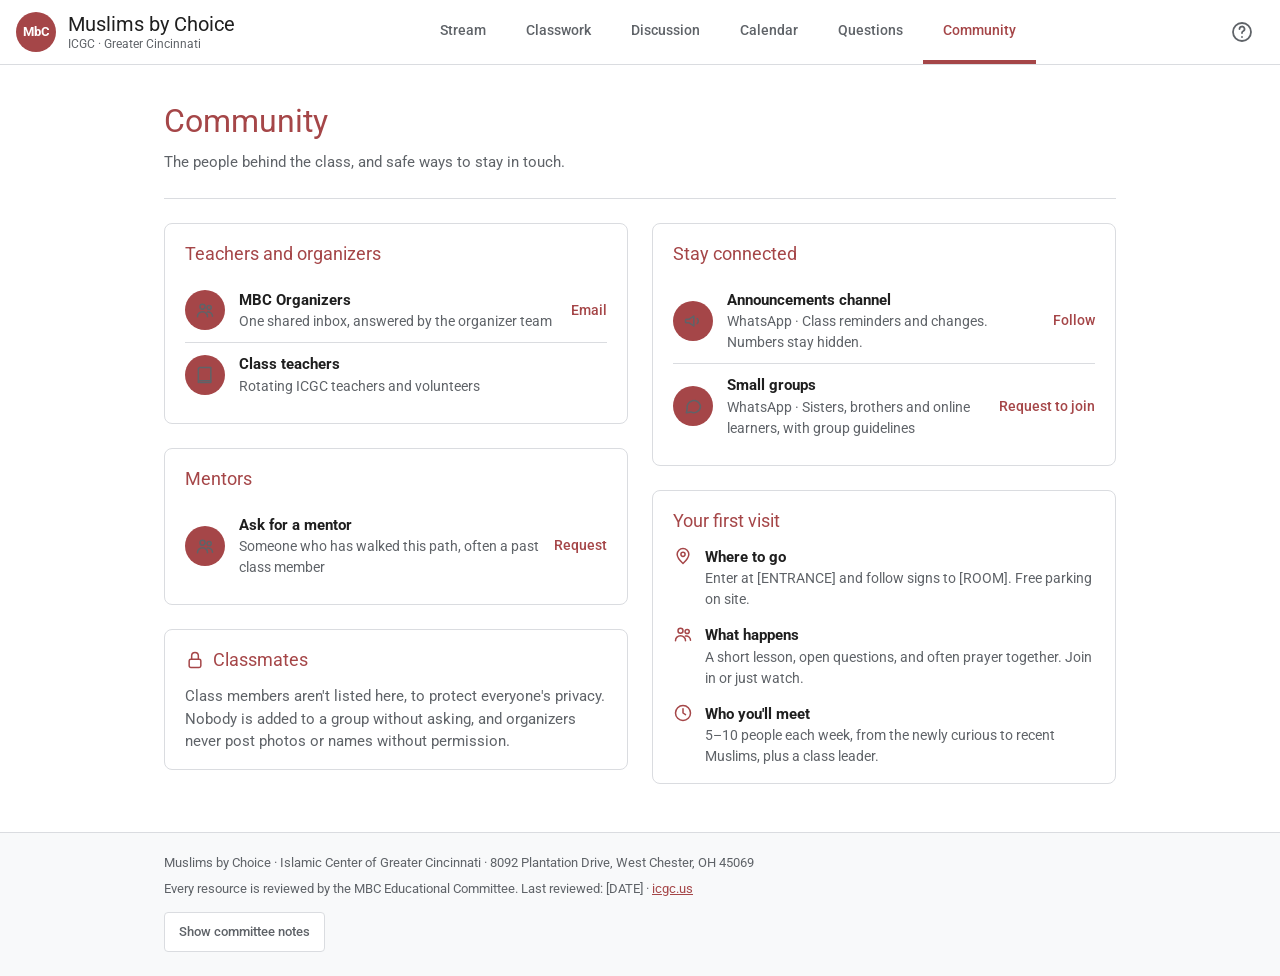
<file: classroom-pages/community.html>
<!doctype html>
<html lang="en">
<head>
<meta charset="utf-8">
<meta name="viewport" content="width=device-width, initial-scale=1">
<meta name="robots" content="noindex">
<title>Community · Muslims by Choice</title>
<link rel="preconnect" href="https://fonts.googleapis.com">
<link href="https://fonts.googleapis.com/css2?family=Roboto:wght@400;500;700&amp;display=swap" rel="stylesheet">
<link rel="stylesheet" href="assets/classroom.css">
</head>
<body class="notes-off">
<a class="skip" href="#main">Skip to content</a>
<div class="cn-note proto-bar">Prototype for committee review. Notes in yellow mark content still to confirm.</div>
<header class="appbar">
  <div class="appbar-left">
    <span class="class-icon" aria-hidden="true">MbC</span>
    <div class="class-name"><a href="index.html">Muslims by Choice</a><span>ICGC · Greater Cincinnati</span></div>
  </div>
  <nav class="tabs" aria-label="Class sections"><a href="index.html" class="tab">Stream</a><a href="classwork.html" class="tab">Classwork</a><a href="discussion.html" class="tab">Discussion</a><a href="calendar.html" class="tab">Calendar</a><a href="questions.html" class="tab">Questions</a><a href="community.html" class="tab is-active" aria-current="page">Community</a></nav>
  <div class="appbar-right"><a class="icon-btn" href="questions.html" aria-label="Ask a question"><svg class="i" width="24" height="24" viewBox="0 0 24 24" fill="none" stroke="currentColor" stroke-width="1.8" stroke-linecap="round" stroke-linejoin="round" aria-hidden="true"><circle cx="12" cy="12" r="9"/><path d="M9.5 9a2.5 2.5 0 1 1 3.5 2.3c-.7.3-1 .9-1 1.7M12 17h.01"/></svg></a></div>
</header>
<main id="main" class="wrap">

<div class="page-head"><h1>Community</h1><p>The people behind the class, and safe ways to stay in touch.</p></div><div class="two-col"><div class="col"><section class="card"><h2 class="card-title">Teachers and organizers</h2><ul class="people"><li class="person"><span class="avatar"><svg class="i" width="20" height="20" viewBox="0 0 24 24" fill="none" stroke="currentColor" stroke-width="1.8" stroke-linecap="round" stroke-linejoin="round" aria-hidden="true"><circle cx="9" cy="8" r="3"/><path d="M3 20a6 6 0 0 1 12 0"/><circle cx="17" cy="9" r="2.5"/><path d="M15 14.5a5 5 0 0 1 6 5"/></svg></span><div><strong>MBC Organizers</strong><span>One shared inbox, answered by the organizer team</span><p class="cn-note">Committee: confirm address: [newmuslims@icgc.us]</p></div><a class="text-btn" href="#">Email</a></li><li class="person"><span class="avatar"><svg class="i" width="20" height="20" viewBox="0 0 24 24" fill="none" stroke="currentColor" stroke-width="1.8" stroke-linecap="round" stroke-linejoin="round" aria-hidden="true"><path d="M4 19V5a2 2 0 0 1 2-2h13v16H6a2 2 0 0 0-2 2z"/><path d="M19 19v2H6"/></svg></span><div><strong>Class teachers</strong><span>Rotating ICGC teachers and volunteers</span></div></li></ul></section><section class="card"><h2 class="card-title">Mentors</h2><ul class="people"><li class="person"><span class="avatar"><svg class="i" width="20" height="20" viewBox="0 0 24 24" fill="none" stroke="currentColor" stroke-width="1.8" stroke-linecap="round" stroke-linejoin="round" aria-hidden="true"><circle cx="9" cy="8" r="3"/><path d="M3 20a6 6 0 0 1 12 0"/><circle cx="17" cy="9" r="2.5"/><path d="M15 14.5a5 5 0 0 1 6 5"/></svg></span><div><strong>Ask for a mentor</strong><span>Someone who has walked this path, often a past class member</span><p class="cn-note">Committee: mentor matching is proposed</p></div><a class="text-btn" href="#">Request</a></li></ul></section><section class="card privacy"><h2 class="card-title"><svg class="i" width="20" height="20" viewBox="0 0 24 24" fill="none" stroke="currentColor" stroke-width="1.8" stroke-linecap="round" stroke-linejoin="round" aria-hidden="true"><rect x="5" y="11" width="14" height="10" rx="2"/><path d="M8 11V7a4 4 0 0 1 8 0v4"/></svg> Classmates</h2><p>Class members aren't listed here, to protect everyone's privacy. Nobody is added to a group without asking, and organizers never post photos or names without permission.</p><p class="cn-note">Committee: approve these commitments</p></section></div><div class="col"><section class="card"><h2 class="card-title">Stay connected</h2><ul class="people"><li class="person"><span class="avatar"><svg class="i" width="20" height="20" viewBox="0 0 24 24" fill="none" stroke="currentColor" stroke-width="1.8" stroke-linecap="round" stroke-linejoin="round" aria-hidden="true"><path d="M3 11v2a1 1 0 0 0 1 1h3l6 4V6L7 10H4a1 1 0 0 0-1 1z"/><path d="M17 9a4 4 0 0 1 0 6"/></svg></span><div><strong>Announcements channel</strong><span>WhatsApp · Class reminders and changes. Numbers stay hidden.</span></div><a class="text-btn" href="#">Follow</a></li><li class="person"><span class="avatar"><svg class="i" width="20" height="20" viewBox="0 0 24 24" fill="none" stroke="currentColor" stroke-width="1.8" stroke-linecap="round" stroke-linejoin="round" aria-hidden="true"><path d="M21 12a8 8 0 0 1-11.6 7.1L4 20l1-4.6A8 8 0 1 1 21 12z"/></svg></span><div><strong>Small groups</strong><span>WhatsApp · Sisters, brothers and online learners, with group guidelines</span><p class="cn-note">Committee: replaces the 160-person group</p></div><a class="text-btn" href="#">Request to join</a></li></ul></section><section class="card"><h2 class="card-title">Your first visit</h2><ul class="visit"><li><svg class="i" width="20" height="20" viewBox="0 0 24 24" fill="none" stroke="currentColor" stroke-width="1.8" stroke-linecap="round" stroke-linejoin="round" aria-hidden="true"><path d="M12 21s-7-6.2-7-11a7 7 0 0 1 14 0c0 4.8-7 11-7 11z"/><circle cx="12" cy="10" r="2.5"/></svg><div><strong>Where to go</strong><span>Enter at [ENTRANCE] and follow signs to [ROOM]. Free parking on site.</span></div></li><li><svg class="i" width="20" height="20" viewBox="0 0 24 24" fill="none" stroke="currentColor" stroke-width="1.8" stroke-linecap="round" stroke-linejoin="round" aria-hidden="true"><circle cx="9" cy="8" r="3"/><path d="M3 20a6 6 0 0 1 12 0"/><circle cx="17" cy="9" r="2.5"/><path d="M15 14.5a5 5 0 0 1 6 5"/></svg><div><strong>What happens</strong><span>A short lesson, open questions, and often prayer together. Join in or just watch.</span></div></li><li><svg class="i" width="20" height="20" viewBox="0 0 24 24" fill="none" stroke="currentColor" stroke-width="1.8" stroke-linecap="round" stroke-linejoin="round" aria-hidden="true"><circle cx="12" cy="12" r="9"/><path d="M12 7v5l3 2"/></svg><div><strong>Who you'll meet</strong><span>5–10 people each week, from the newly curious to recent Muslims, plus a class leader.</span></div></li></ul><p class="cn-note">Committee: fill in entrance and room</p></section></div></div>
</main>
<footer class="foot">
  <div class="wrap foot-inner">
    <span>Muslims by Choice · Islamic Center of Greater Cincinnati · 8092 Plantation Drive, West Chester, OH 45069</span>
    <span>Every resource is reviewed by the MBC Educational Committee. Last reviewed: [DATE] · <a href="https://icgc.us/">icgc.us</a></span>
    <button type="button" class="notes-toggle" aria-pressed="false">Show committee notes</button>
  </div>
</footer>
<script src="assets/classroom.js"></script>
</body>
</html>
</file>
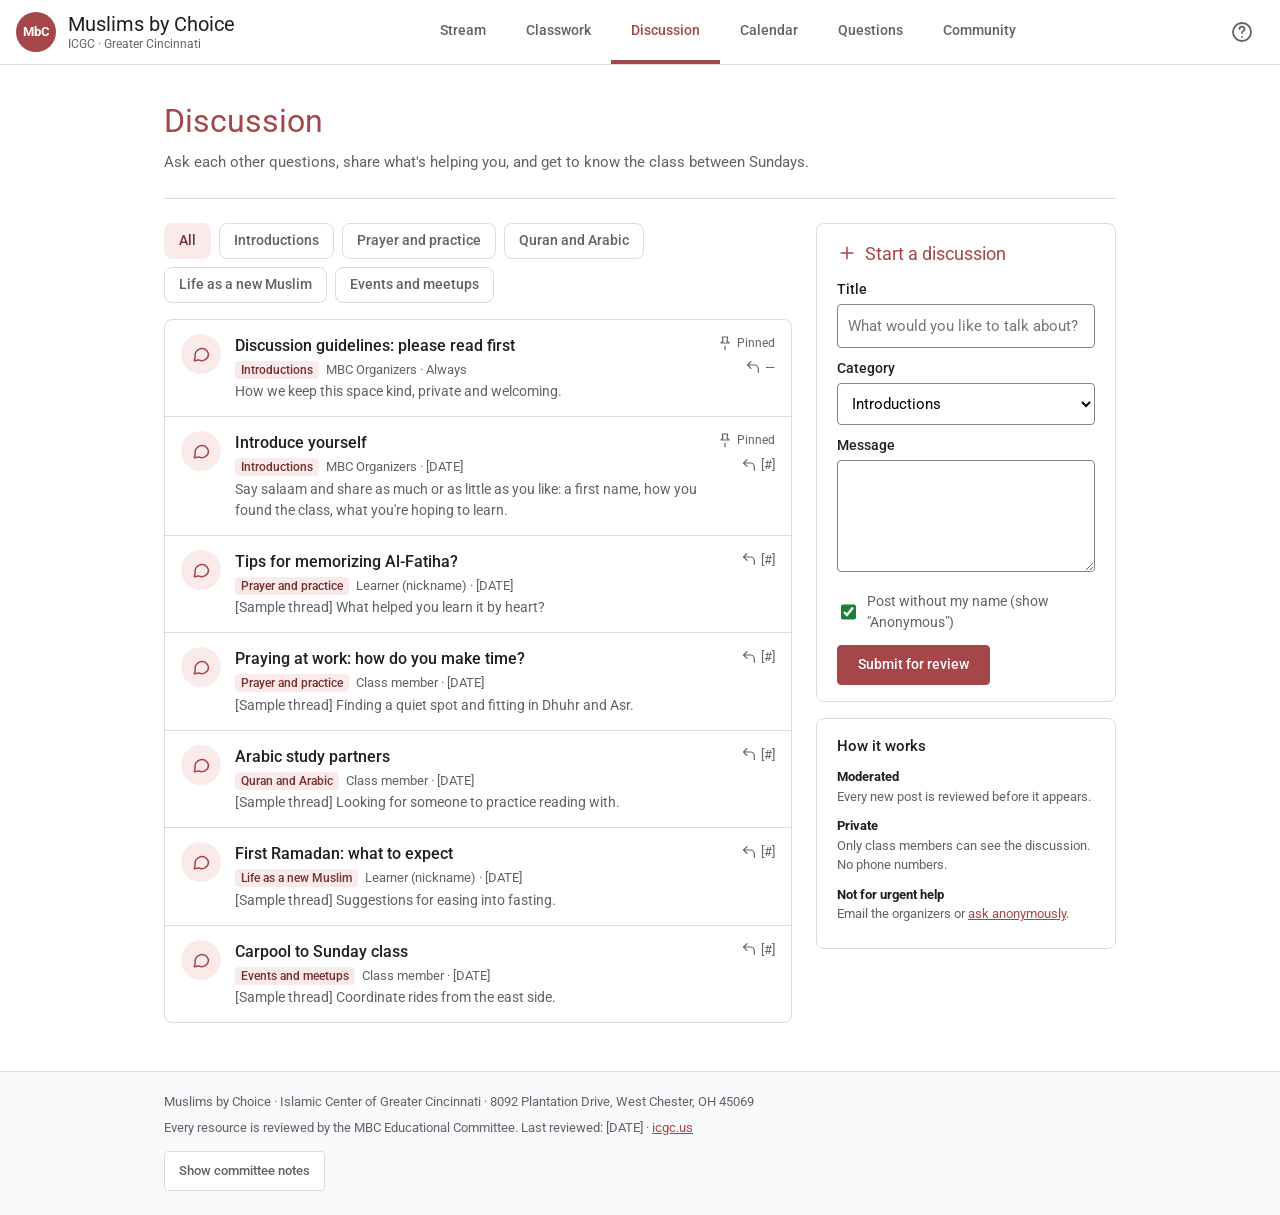
<file: classroom-pages/discussion.html>
<!doctype html>
<html lang="en">
<head>
<meta charset="utf-8">
<meta name="viewport" content="width=device-width, initial-scale=1">
<meta name="robots" content="noindex">
<title>Discussion · Muslims by Choice</title>
<link rel="preconnect" href="https://fonts.googleapis.com">
<link href="https://fonts.googleapis.com/css2?family=Roboto:wght@400;500;700&amp;display=swap" rel="stylesheet">
<link rel="stylesheet" href="assets/classroom.css">
</head>
<body class="notes-off">
<a class="skip" href="#main">Skip to content</a>
<div class="cn-note proto-bar">Prototype for committee review. Notes in yellow mark content still to confirm.</div>
<header class="appbar">
  <div class="appbar-left">
    <span class="class-icon" aria-hidden="true">MbC</span>
    <div class="class-name"><a href="index.html">Muslims by Choice</a><span>ICGC · Greater Cincinnati</span></div>
  </div>
  <nav class="tabs" aria-label="Class sections"><a href="index.html" class="tab">Stream</a><a href="classwork.html" class="tab">Classwork</a><a href="discussion.html" class="tab is-active" aria-current="page">Discussion</a><a href="calendar.html" class="tab">Calendar</a><a href="questions.html" class="tab">Questions</a><a href="community.html" class="tab">Community</a></nav>
  <div class="appbar-right"><a class="icon-btn" href="questions.html" aria-label="Ask a question"><svg class="i" width="24" height="24" viewBox="0 0 24 24" fill="none" stroke="currentColor" stroke-width="1.8" stroke-linecap="round" stroke-linejoin="round" aria-hidden="true"><circle cx="12" cy="12" r="9"/><path d="M9.5 9a2.5 2.5 0 1 1 3.5 2.3c-.7.3-1 .9-1 1.7M12 17h.01"/></svg></a></div>
</header>
<main id="main" class="wrap">

<div class="page-head"><h1>Discussion</h1><p>Ask each other questions, share what's helping you, and get to know the class between Sundays.</p></div><div class="disc-grid"><div class="disc"><div class="chips" role="group" aria-label="Filter by category"><button type="button" class="chip is-active" data-filter="all" aria-pressed="true">All</button><button type="button" class="chip" data-filter="intro" aria-pressed="false">Introductions</button><button type="button" class="chip" data-filter="prayer" aria-pressed="false">Prayer and practice</button><button type="button" class="chip" data-filter="quran" aria-pressed="false">Quran and Arabic</button><button type="button" class="chip" data-filter="life" aria-pressed="false">Life as a new Muslim</button><button type="button" class="chip" data-filter="events" aria-pressed="false">Events and meetups</button></div><ul class="threads"><li class="thread" data-cat="intro"><details><summary><span class="avatar soft"><svg class="i" width="20" height="20" viewBox="0 0 24 24" fill="none" stroke="currentColor" stroke-width="1.8" stroke-linecap="round" stroke-linejoin="round" aria-hidden="true"><path d="M21 12a8 8 0 0 1-11.6 7.1L4 20l1-4.6A8 8 0 1 1 21 12z"/></svg></span><span class="thread-main"><span class="thread-title">Discussion guidelines: please read first</span><span class="thread-meta"><span class="cat-tag">Introductions</span> MBC Organizers · Always</span><span class="thread-preview">How we keep this space kind, private and welcoming.</span></span><span class="thread-side"><span class="pin"><svg class="i" width="16" height="16" viewBox="0 0 24 24" fill="none" stroke="currentColor" stroke-width="1.8" stroke-linecap="round" stroke-linejoin="round" aria-hidden="true"><path d="M12 17v5M8 3h8l-1 6 3 3H6l3-3z"/></svg> Pinned</span><span class="replies"><svg class="i" width="16" height="16" viewBox="0 0 24 24" fill="none" stroke="currentColor" stroke-width="1.8" stroke-linecap="round" stroke-linejoin="round" aria-hidden="true"><path d="M9 14L4 9l5-5"/><path d="M4 9h10a6 6 0 0 1 6 6v5"/></svg> —</span></span></summary><div class="thread-body"><ul class="checklist"><li>Be kind. Everyone here is learning, and every question is welcome.</li><li>Use a first name or nickname. You never have to share your full name or phone number.</li><li>Don't share anyone else's story, photo or contact details.</li><li>Respect different schools of thought. This class doesn't follow one madhhab.</li><li>For rulings on your personal situation, ask a teacher or imam directly.</li><li>Use the flag on any post that worries you. A moderator will review it.</li></ul><p class="cn-note">Committee: approve guidelines and name the moderators</p></div></details></li><li class="thread" data-cat="intro"><details><summary><span class="avatar soft"><svg class="i" width="20" height="20" viewBox="0 0 24 24" fill="none" stroke="currentColor" stroke-width="1.8" stroke-linecap="round" stroke-linejoin="round" aria-hidden="true"><path d="M21 12a8 8 0 0 1-11.6 7.1L4 20l1-4.6A8 8 0 1 1 21 12z"/></svg></span><span class="thread-main"><span class="thread-title">Introduce yourself</span><span class="thread-meta"><span class="cat-tag">Introductions</span> MBC Organizers · [DATE]</span><span class="thread-preview">Say salaam and share as much or as little as you like: a first name, how you found the class, what you're hoping to learn.</span></span><span class="thread-side"><span class="pin"><svg class="i" width="16" height="16" viewBox="0 0 24 24" fill="none" stroke="currentColor" stroke-width="1.8" stroke-linecap="round" stroke-linejoin="round" aria-hidden="true"><path d="M12 17v5M8 3h8l-1 6 3 3H6l3-3z"/></svg> Pinned</span><span class="replies"><svg class="i" width="16" height="16" viewBox="0 0 24 24" fill="none" stroke="currentColor" stroke-width="1.8" stroke-linecap="round" stroke-linejoin="round" aria-hidden="true"><path d="M9 14L4 9l5-5"/><path d="M4 9h10a6 6 0 0 1 6 6v5"/></svg> [#]</span></span></summary><div class="thread-body"><p class="hint">Replies appear here once a moderator approves them.</p></div></details></li><li class="thread" data-cat="prayer"><details><summary><span class="avatar soft"><svg class="i" width="20" height="20" viewBox="0 0 24 24" fill="none" stroke="currentColor" stroke-width="1.8" stroke-linecap="round" stroke-linejoin="round" aria-hidden="true"><path d="M21 12a8 8 0 0 1-11.6 7.1L4 20l1-4.6A8 8 0 1 1 21 12z"/></svg></span><span class="thread-main"><span class="thread-title">Tips for memorizing Al-Fatiha?</span><span class="thread-meta"><span class="cat-tag">Prayer and practice</span> Learner (nickname) · [DATE]</span><span class="thread-preview">[Sample thread] What helped you learn it by heart?</span></span><span class="thread-side"><span class="replies"><svg class="i" width="16" height="16" viewBox="0 0 24 24" fill="none" stroke="currentColor" stroke-width="1.8" stroke-linecap="round" stroke-linejoin="round" aria-hidden="true"><path d="M9 14L4 9l5-5"/><path d="M4 9h10a6 6 0 0 1 6 6v5"/></svg> [#]</span></span></summary><div class="thread-body"><div class="reply"><span class="avatar soft"><svg class="i" width="18" height="18" viewBox="0 0 24 24" fill="none" stroke="currentColor" stroke-width="1.8" stroke-linecap="round" stroke-linejoin="round" aria-hidden="true"><path d="M21 12a8 8 0 0 1-11.6 7.1L4 20l1-4.6A8 8 0 1 1 21 12z"/></svg></span><div><div class="reply-who">Learner (nickname)</div><p>[Sample question from a class member about learning the prayer.]</p></div></div><div class="reply"><span class="avatar soft"><svg class="i" width="18" height="18" viewBox="0 0 24 24" fill="none" stroke="currentColor" stroke-width="1.8" stroke-linecap="round" stroke-linejoin="round" aria-hidden="true"><path d="M21 12a8 8 0 0 1-11.6 7.1L4 20l1-4.6A8 8 0 1 1 21 12z"/></svg></span><div><div class="reply-who">Class member</div><p>[Sample reply sharing what helped them.]</p></div></div><div class="reply"><span class="avatar"><svg class="i" width="18" height="18" viewBox="0 0 24 24" fill="none" stroke="currentColor" stroke-width="1.8" stroke-linecap="round" stroke-linejoin="round" aria-hidden="true"><circle cx="9" cy="8" r="3"/><path d="M3 20a6 6 0 0 1 12 0"/><circle cx="17" cy="9" r="2.5"/><path d="M15 14.5a5 5 0 0 1 6 5"/></svg></span><div><div class="reply-who">MBC Organizers<span class="badge">Organizer</span></div><p>[Sample reply pointing to the matching lesson in Classwork.]</p></div></div><div class="reply-actions"><a class="btn outline" href="#new">Reply</a><button type="button" class="text-btn flag-btn"><svg class="i" width="16" height="16" viewBox="0 0 24 24" fill="none" stroke="currentColor" stroke-width="1.8" stroke-linecap="round" stroke-linejoin="round" aria-hidden="true"><path d="M5 21V4h11l-2 4 2 4H5"/></svg> Flag for a moderator</button></div><p class="cn-note">Committee: sample thread to show the layout; no real posts</p></div></details></li><li class="thread" data-cat="prayer"><details><summary><span class="avatar soft"><svg class="i" width="20" height="20" viewBox="0 0 24 24" fill="none" stroke="currentColor" stroke-width="1.8" stroke-linecap="round" stroke-linejoin="round" aria-hidden="true"><path d="M21 12a8 8 0 0 1-11.6 7.1L4 20l1-4.6A8 8 0 1 1 21 12z"/></svg></span><span class="thread-main"><span class="thread-title">Praying at work: how do you make time?</span><span class="thread-meta"><span class="cat-tag">Prayer and practice</span> Class member · [DATE]</span><span class="thread-preview">[Sample thread] Finding a quiet spot and fitting in Dhuhr and Asr.</span></span><span class="thread-side"><span class="replies"><svg class="i" width="16" height="16" viewBox="0 0 24 24" fill="none" stroke="currentColor" stroke-width="1.8" stroke-linecap="round" stroke-linejoin="round" aria-hidden="true"><path d="M9 14L4 9l5-5"/><path d="M4 9h10a6 6 0 0 1 6 6v5"/></svg> [#]</span></span></summary><div class="thread-body"><p class="hint">[Sample thread to show the layout.]</p></div></details></li><li class="thread" data-cat="quran"><details><summary><span class="avatar soft"><svg class="i" width="20" height="20" viewBox="0 0 24 24" fill="none" stroke="currentColor" stroke-width="1.8" stroke-linecap="round" stroke-linejoin="round" aria-hidden="true"><path d="M21 12a8 8 0 0 1-11.6 7.1L4 20l1-4.6A8 8 0 1 1 21 12z"/></svg></span><span class="thread-main"><span class="thread-title">Arabic study partners</span><span class="thread-meta"><span class="cat-tag">Quran and Arabic</span> Class member · [DATE]</span><span class="thread-preview">[Sample thread] Looking for someone to practice reading with.</span></span><span class="thread-side"><span class="replies"><svg class="i" width="16" height="16" viewBox="0 0 24 24" fill="none" stroke="currentColor" stroke-width="1.8" stroke-linecap="round" stroke-linejoin="round" aria-hidden="true"><path d="M9 14L4 9l5-5"/><path d="M4 9h10a6 6 0 0 1 6 6v5"/></svg> [#]</span></span></summary><div class="thread-body"><p class="hint">[Sample thread to show the layout.]</p></div></details></li><li class="thread" data-cat="life"><details><summary><span class="avatar soft"><svg class="i" width="20" height="20" viewBox="0 0 24 24" fill="none" stroke="currentColor" stroke-width="1.8" stroke-linecap="round" stroke-linejoin="round" aria-hidden="true"><path d="M21 12a8 8 0 0 1-11.6 7.1L4 20l1-4.6A8 8 0 1 1 21 12z"/></svg></span><span class="thread-main"><span class="thread-title">First Ramadan: what to expect</span><span class="thread-meta"><span class="cat-tag">Life as a new Muslim</span> Learner (nickname) · [DATE]</span><span class="thread-preview">[Sample thread] Suggestions for easing into fasting.</span></span><span class="thread-side"><span class="replies"><svg class="i" width="16" height="16" viewBox="0 0 24 24" fill="none" stroke="currentColor" stroke-width="1.8" stroke-linecap="round" stroke-linejoin="round" aria-hidden="true"><path d="M9 14L4 9l5-5"/><path d="M4 9h10a6 6 0 0 1 6 6v5"/></svg> [#]</span></span></summary><div class="thread-body"><p class="hint">[Sample thread to show the layout.]</p></div></details></li><li class="thread" data-cat="events"><details><summary><span class="avatar soft"><svg class="i" width="20" height="20" viewBox="0 0 24 24" fill="none" stroke="currentColor" stroke-width="1.8" stroke-linecap="round" stroke-linejoin="round" aria-hidden="true"><path d="M21 12a8 8 0 0 1-11.6 7.1L4 20l1-4.6A8 8 0 1 1 21 12z"/></svg></span><span class="thread-main"><span class="thread-title">Carpool to Sunday class</span><span class="thread-meta"><span class="cat-tag">Events and meetups</span> Class member · [DATE]</span><span class="thread-preview">[Sample thread] Coordinate rides from the east side.</span></span><span class="thread-side"><span class="replies"><svg class="i" width="16" height="16" viewBox="0 0 24 24" fill="none" stroke="currentColor" stroke-width="1.8" stroke-linecap="round" stroke-linejoin="round" aria-hidden="true"><path d="M9 14L4 9l5-5"/><path d="M4 9h10a6 6 0 0 1 6 6v5"/></svg> [#]</span></span></summary><div class="thread-body"><p class="hint">[Sample thread to show the layout.]</p><p class="cn-note">Committee: decide whether ride-sharing posts are allowed</p></div></details></li></ul></div><aside class="side"><section class="card new-topic" id="new"><h2 class="card-title"><svg class="i" width="20" height="20" viewBox="0 0 24 24" fill="none" stroke="currentColor" stroke-width="1.8" stroke-linecap="round" stroke-linejoin="round" aria-hidden="true"><path d="M12 5v14M5 12h14"/></svg> Start a discussion</h2><form class="topic-form"><div class="topic-ask"><label for="t-title">Title</label><input id="t-title" type="text" placeholder="What would you like to talk about?"><label for="t-cat">Category</label><select id="t-cat"><option>Introductions</option><option>Prayer and practice</option><option>Quran and Arabic</option><option>Life as a new Muslim</option><option>Events and meetups</option></select><label for="t-body">Message</label><textarea id="t-body" rows="4"></textarea><label class="done"><input type="checkbox" checked> Post without my name (show "Anonymous")</label><button type="submit" class="btn">Submit for review</button></div><div class="topic-thanks" hidden><strong>Thanks! Your post was sent for review.</strong><p>A moderator will approve it shortly.</p></div></form><p class="cn-note">Committee: demo only; choose the real tool (e.g., Google Classroom comments, Google Groups, or a moderated forum)</p></section><section class="card side-card"><h2>How it works</h2><ul class="upcoming"><li><strong>Moderated</strong><span>Every new post is reviewed before it appears.</span></li><li><strong>Private</strong><span>Only class members can see the discussion. No phone numbers.</span></li><li><strong>Not for urgent help</strong><span>Email the organizers or <a href="questions.html">ask anonymously</a>.</span></li></ul></section></aside></div>
</main>
<footer class="foot">
  <div class="wrap foot-inner">
    <span>Muslims by Choice · Islamic Center of Greater Cincinnati · 8092 Plantation Drive, West Chester, OH 45069</span>
    <span>Every resource is reviewed by the MBC Educational Committee. Last reviewed: [DATE] · <a href="https://icgc.us/">icgc.us</a></span>
    <button type="button" class="notes-toggle" aria-pressed="false">Show committee notes</button>
  </div>
</footer>
<script src="assets/classroom.js"></script>
</body>
</html>
</file>
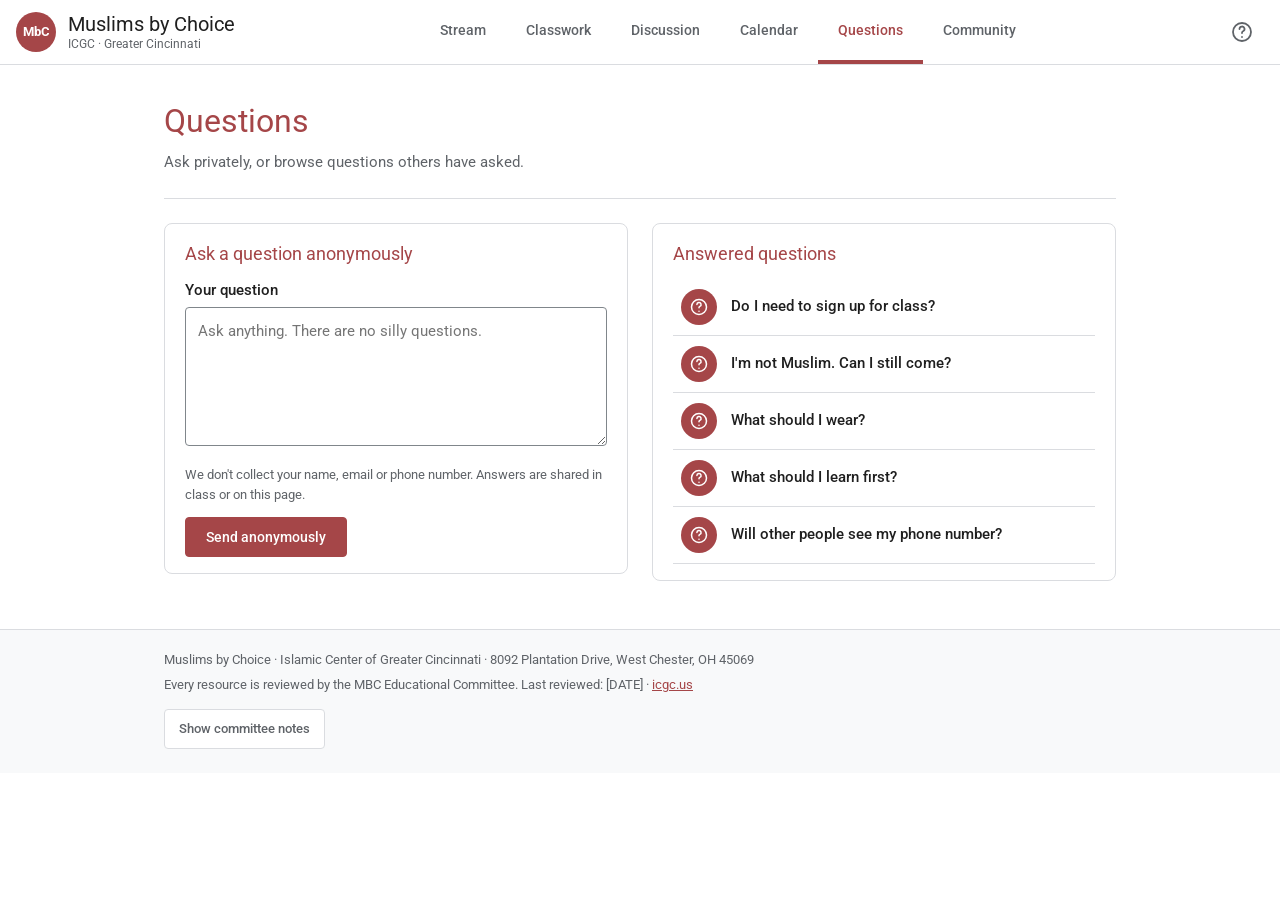
<file: classroom-pages/questions.html>
<!doctype html>
<html lang="en">
<head>
<meta charset="utf-8">
<meta name="viewport" content="width=device-width, initial-scale=1">
<meta name="robots" content="noindex">
<title>Questions · Muslims by Choice</title>
<link rel="preconnect" href="https://fonts.googleapis.com">
<link href="https://fonts.googleapis.com/css2?family=Roboto:wght@400;500;700&amp;display=swap" rel="stylesheet">
<link rel="stylesheet" href="assets/classroom.css">
</head>
<body class="notes-off">
<a class="skip" href="#main">Skip to content</a>
<div class="cn-note proto-bar">Prototype for committee review. Notes in yellow mark content still to confirm.</div>
<header class="appbar">
  <div class="appbar-left">
    <span class="class-icon" aria-hidden="true">MbC</span>
    <div class="class-name"><a href="index.html">Muslims by Choice</a><span>ICGC · Greater Cincinnati</span></div>
  </div>
  <nav class="tabs" aria-label="Class sections"><a href="index.html" class="tab">Stream</a><a href="classwork.html" class="tab">Classwork</a><a href="discussion.html" class="tab">Discussion</a><a href="calendar.html" class="tab">Calendar</a><a href="questions.html" class="tab is-active" aria-current="page">Questions</a><a href="community.html" class="tab">Community</a></nav>
  <div class="appbar-right"><a class="icon-btn" href="questions.html" aria-label="Ask a question"><svg class="i" width="24" height="24" viewBox="0 0 24 24" fill="none" stroke="currentColor" stroke-width="1.8" stroke-linecap="round" stroke-linejoin="round" aria-hidden="true"><circle cx="12" cy="12" r="9"/><path d="M9.5 9a2.5 2.5 0 1 1 3.5 2.3c-.7.3-1 .9-1 1.7M12 17h.01"/></svg></a></div>
</header>
<main id="main" class="wrap">

<div class="page-head"><h1>Questions</h1><p>Ask privately, or browse questions others have asked.</p></div><div class="q-grid"><section class="card ask"><h2 class="card-title">Ask a question anonymously</h2><form class="anon-form"><div class="form-ask"><label for="q">Your question</label><textarea id="q" rows="5" placeholder="Ask anything. There are no silly questions."></textarea><p class="hint">We don't collect your name, email or phone number. Answers are shared in class or on this page.</p><button type="submit" class="btn">Send anonymously</button></div><div class="form-thanks" hidden><strong>Thank you. Your question was sent.</strong><p>Look for the answer at the next class or below.</p></div></form><p class="cn-note">Committee: this would be a Google Form with no sign-in</p></section><section class="card"><h2 class="card-title">Answered questions</h2><ul class="items"><li class="item"><details><summary><span class="item-icon"><svg class="i" width="20" height="20" viewBox="0 0 24 24" fill="none" stroke="currentColor" stroke-width="1.8" stroke-linecap="round" stroke-linejoin="round" aria-hidden="true"><circle cx="12" cy="12" r="9"/><path d="M9.5 9a2.5 2.5 0 1 1 3.5 2.3c-.7.3-1 .9-1 1.7M12 17h.01"/></svg></span><span class="item-title">Do I need to sign up for class?</span></summary><div class="item-body"><p>No. Drop in any week, in person or online. You don't need to know anything first, and you're welcome to just listen.</p></div></details></li><li class="item"><details><summary><span class="item-icon"><svg class="i" width="20" height="20" viewBox="0 0 24 24" fill="none" stroke="currentColor" stroke-width="1.8" stroke-linecap="round" stroke-linejoin="round" aria-hidden="true"><circle cx="12" cy="12" r="9"/><path d="M9.5 9a2.5 2.5 0 1 1 3.5 2.3c-.7.3-1 .9-1 1.7M12 17h.01"/></svg></span><span class="item-title">I'm not Muslim. Can I still come?</span></summary><div class="item-body"><p>Yes. Questions from people exploring Islam are welcome every week, with no commitment.</p></div></details></li><li class="item"><details><summary><span class="item-icon"><svg class="i" width="20" height="20" viewBox="0 0 24 24" fill="none" stroke="currentColor" stroke-width="1.8" stroke-linecap="round" stroke-linejoin="round" aria-hidden="true"><circle cx="12" cy="12" r="9"/><path d="M9.5 9a2.5 2.5 0 1 1 3.5 2.3c-.7.3-1 .9-1 1.7M12 17h.01"/></svg></span><span class="item-title">What should I wear?</span></summary><div class="item-body"><p>Loose, modest clothing. Women may want a scarf for the prayer hall. Shoes come off in the prayer hall.</p><p class="cn-note">Committee: review wording</p></div></details></li><li class="item"><details><summary><span class="item-icon"><svg class="i" width="20" height="20" viewBox="0 0 24 24" fill="none" stroke="currentColor" stroke-width="1.8" stroke-linecap="round" stroke-linejoin="round" aria-hidden="true"><circle cx="12" cy="12" r="9"/><path d="M9.5 9a2.5 2.5 0 1 1 3.5 2.3c-.7.3-1 .9-1 1.7M12 17h.01"/></svg></span><span class="item-title">What should I learn first?</span></summary><div class="item-body"><p>Start with Surat al-Fatiha, then wudu and one prayer step by step. Everything is in <a href="classwork.html#establish">Classwork</a>, in order.</p></div></details></li><li class="item"><details><summary><span class="item-icon"><svg class="i" width="20" height="20" viewBox="0 0 24 24" fill="none" stroke="currentColor" stroke-width="1.8" stroke-linecap="round" stroke-linejoin="round" aria-hidden="true"><circle cx="12" cy="12" r="9"/><path d="M9.5 9a2.5 2.5 0 1 1 3.5 2.3c-.7.3-1 .9-1 1.7M12 17h.01"/></svg></span><span class="item-title">Will other people see my phone number?</span></summary><div class="item-body"><p>No. Class updates go out through an announcements channel where followers can't see each other's numbers.</p></div></details></li></ul><p class="cn-note">Committee: committee to approve each answer before it is posted</p></section></div>
</main>
<footer class="foot">
  <div class="wrap foot-inner">
    <span>Muslims by Choice · Islamic Center of Greater Cincinnati · 8092 Plantation Drive, West Chester, OH 45069</span>
    <span>Every resource is reviewed by the MBC Educational Committee. Last reviewed: [DATE] · <a href="https://icgc.us/">icgc.us</a></span>
    <button type="button" class="notes-toggle" aria-pressed="false">Show committee notes</button>
  </div>
</footer>
<script src="assets/classroom.js"></script>
</body>
</html>
</file>
<file: assets/site.css>
body { margin: 0; }
a { color: #A54648; }
a:hover { color: #772F30; }

/* Committee notes: hidden unless toggled on */
.notes-off .cn-note { display: none !important; }

.notes-toggle {
  font: inherit;
  font-size: 14px;
  font-weight: 600;
  color: #475569;
  background: #FFFFFF;
  border: 1px solid #E2E8F0;
  border-radius: 999px;
  padding: 10px 16px;
  min-height: 44px;
  cursor: pointer;
}
.notes-toggle:hover { border-color: #A54648; color: #A54648; }

/* Phones */
@media (max-width: 640px) {
  h1 { font-size: 38px !important; }
  h2 { font-size: 30px !important; }
}
</file>
<file: classroom-pages/assets/classroom.css>
/* Muslims by Choice: classroom-style layout. Theme color matches ICGC maroon. */
:root {
  --theme: #A54648;
  --theme-dark: #772F30;
  --theme-tint: #FAEAEA;
  --ink: #1F1F1F;
  --muted: #5F6368;
  --line: #DADCE0;
  --bg: #FFFFFF;
  --soft: #F8F9FA;
  --radius: 8px;
}

* { box-sizing: border-box; }
body { margin: 0; font-family: Roboto, Arial, sans-serif; color: var(--ink); background: var(--bg); font-size: 15px; line-height: 1.5; }
a { color: var(--theme); }
a:hover { color: var(--theme-dark); }
h1, h2, h3 { font-weight: 400; margin: 0; }
.i { flex: none; }

.skip { position: absolute; left: -999px; top: 8px; background: #fff; padding: 8px 12px; z-index: 20; }
.skip:focus { left: 8px; }

/* Committee notes */
.notes-off .cn-note { display: none !important; }
.cn-note { margin: 10px 0 0; padding: 6px 10px; border-radius: 6px; background: #FFF3DC; border: 1px dashed #C98A1B; color: #6E4500; font-size: 13px; line-height: 1.4; }
.proto-bar { margin: 0; border-radius: 0; text-align: center; border-width: 0 0 1px; }

/* App bar */
.appbar { position: sticky; top: 0; z-index: 10; background: #fff; border-bottom: 1px solid var(--line); display: flex; align-items: center; gap: 16px; padding: 0 16px; min-height: 64px; flex-wrap: wrap; }
.appbar-left { display: flex; align-items: center; gap: 12px; min-width: 0; }
.class-icon { width: 40px; height: 40px; border-radius: 50%; background: var(--theme); color: #fff; font-weight: 700; font-size: 13px; display: flex; align-items: center; justify-content: center; }
.class-name { display: flex; flex-direction: column; line-height: 1.25; }
.class-name a { color: var(--ink); text-decoration: none; font-size: 20px; }
.class-name a:hover { text-decoration: underline; }
.class-name span { color: var(--muted); font-size: 12px; }
.tabs { display: flex; flex: 1; justify-content: center; align-self: stretch; overflow-x: auto; }
.tab { display: flex; align-items: center; padding: 0 20px; min-height: 64px; color: var(--muted); text-decoration: none; font-weight: 500; font-size: 14px; border-bottom: 4px solid transparent; white-space: nowrap; }
.tab:hover { background: var(--soft); color: var(--ink); }
.tab.is-active { color: var(--theme); border-bottom-color: var(--theme); }
.appbar-right { display: flex; margin-left: auto; }
.icon-btn { width: 44px; height: 44px; border-radius: 50%; display: flex; align-items: center; justify-content: center; color: var(--muted); }
.icon-btn:hover { background: var(--soft); color: var(--ink); }

/* Layout */
.wrap { max-width: 1000px; margin: 0 auto; padding: 0 24px; }
main.wrap { padding-top: 24px; padding-bottom: 48px; }
.card { background: #fff; border: 1px solid var(--line); border-radius: var(--radius); padding: 16px 20px; }
.card-title { font-size: 18px; color: var(--theme); margin-bottom: 12px; display: flex; align-items: center; gap: 8px; }
.page-head { padding: 8px 0 24px; border-bottom: 1px solid var(--line); margin-bottom: 24px; }
.page-head h1 { font-size: 32px; color: var(--theme); }
.page-head p { margin: 6px 0 0; color: var(--muted); max-width: 680px; }
.hint { color: var(--muted); font-size: 13px; }

/* Banner */
.banner { border-radius: var(--radius); min-height: 240px; display: flex; align-items: flex-end; padding: 24px; color: #fff; margin-bottom: 24px;
  background-color: var(--theme);
  background-image: url("data:image/svg+xml,%3Csvg xmlns='http://www.w3.org/2000/svg' width='80' height='80' viewBox='0 0 80 80'%3E%3Cg fill='none' stroke='%23ffffff' stroke-opacity='0.14' stroke-width='1.5'%3E%3Crect x='22' y='22' width='36' height='36'/%3E%3Crect x='22' y='22' width='36' height='36' transform='rotate(45 40 40)'/%3E%3Ccircle cx='40' cy='40' r='9'/%3E%3C/g%3E%3C/svg%3E");
  background-position: right center; }
.banner h1 { font-size: 36px; font-weight: 500; }
.banner p { margin: 4px 0 0; font-size: 16px; }
.banner .banner-meta { margin-top: 12px; display: inline-block; background: rgba(0, 0, 0, 0.22); padding: 4px 10px; border-radius: 4px; font-size: 14px; }

/* Stream */
.stream-grid { display: grid; grid-template-columns: 220px minmax(0, 1fr); gap: 24px; align-items: start; }
.side { display: flex; flex-direction: column; gap: 16px; }
.side-card h2 { font-size: 15px; font-weight: 500; margin-bottom: 10px; }
.upcoming { list-style: none; margin: 0 0 8px; padding: 0; display: flex; flex-direction: column; gap: 10px; font-size: 13px; }
.upcoming li { display: flex; flex-direction: column; }
.upcoming span { color: var(--muted); }
.start { margin: 0; padding-left: 18px; font-size: 13px; display: flex; flex-direction: column; gap: 6px; }
.info { display: flex; gap: 8px; align-items: center; margin: 0 0 8px; font-size: 13px; color: var(--muted); }
.text-btn { font-weight: 500; font-size: 14px; text-decoration: none; display: inline-flex; align-items: center; min-height: 36px; }
.text-btn:hover { text-decoration: underline; }
.stream { display: flex; flex-direction: column; gap: 16px; }
.compose { display: flex; align-items: center; gap: 14px; color: var(--muted); text-decoration: none; box-shadow: 0 1px 2px rgba(60, 64, 67, 0.15); }
.compose:hover { color: var(--ink); box-shadow: 0 1px 3px rgba(60, 64, 67, 0.3); }
.avatar { width: 40px; height: 40px; border-radius: 50%; background: var(--theme); color: #fff; display: flex; align-items: center; justify-content: center; flex: none; }
.avatar.soft { background: var(--theme-tint); color: var(--theme); }
.post-head { display: flex; align-items: center; gap: 12px; }
.post-who { font-weight: 500; }
.post-when { color: var(--muted); font-size: 13px; }
.pin { margin-left: auto; display: inline-flex; align-items: center; gap: 4px; color: var(--muted); font-size: 12px; }
.post-body p { margin: 12px 0 0; }
.attachments { display: grid; grid-template-columns: repeat(auto-fit, minmax(220px, 1fr)); gap: 10px; margin-top: 14px; }
.attach { display: flex; align-items: center; gap: 12px; border: 1px solid var(--line); border-radius: var(--radius); padding: 10px 12px; color: var(--theme); text-decoration: none; min-height: 56px; }
.attach:hover { background: var(--soft); }
.attach span { display: flex; flex-direction: column; color: var(--ink); min-width: 0; }
.attach small { color: var(--muted); }
.video-ph { margin-top: 14px; aspect-ratio: 16 / 9; border-radius: var(--radius); background: #202124; border: 2px dashed #9AA0A6; color: #fff; display: flex; flex-direction: column; align-items: center; justify-content: center; gap: 10px; text-align: center; padding: 16px; }
.video-ph .play { width: 72px; height: 72px; border-radius: 50%; background: var(--theme); display: flex; align-items: center; justify-content: center; }
.video-ph small { color: #BDC1C6; }

/* Classwork */
.cw-grid { display: grid; grid-template-columns: 200px minmax(0, 1fr); gap: 32px; align-items: start; }
.topics-nav { position: sticky; top: 88px; padding: 12px 16px; }
.topics-nav h2 { font-size: 14px; font-weight: 500; color: var(--muted); margin-bottom: 6px; }
.topics-nav ul { list-style: none; margin: 0; padding: 0; }
.topics-nav ul ul { padding-left: 12px; }
.topics-nav a { display: block; padding: 6px 8px; border-radius: 0 16px 16px 0; color: var(--ink); text-decoration: none; font-size: 14px; }
.topics-nav a:hover { background: var(--theme-tint); color: var(--theme-dark); }
.topic { margin-bottom: 36px; }
.topic.sub { margin: 24px 0 0; }
.topic-head { display: flex; align-items: baseline; justify-content: space-between; gap: 12px; border-bottom: 1px solid var(--theme); padding-bottom: 8px; }
.topic-head h2 { font-size: 28px; color: var(--theme); }
.topic-head h3 { font-size: 20px; color: var(--ink); }
.topic.sub .topic-head { border-bottom-color: var(--line); }
.topic-desc { color: var(--muted); margin: 8px 0 4px; }
.progress { color: var(--muted); font-size: 13px; white-space: nowrap; }
.items { list-style: none; margin: 0; padding: 0; }
.item { border-bottom: 1px solid var(--line); }
.item summary { display: flex; align-items: center; gap: 14px; padding: 10px 8px; min-height: 56px; cursor: pointer; list-style: none; border-radius: var(--radius); }
.item summary::-webkit-details-marker { display: none; }
.item summary:hover { background: var(--soft); }
.item details[open] summary { background: var(--soft); }
.item-icon { width: 36px; height: 36px; border-radius: 50%; background: var(--theme); color: #fff; display: flex; align-items: center; justify-content: center; flex: none; }
.item-icon.muted { background: #E8EAED; color: var(--muted); }
.item-title { flex: 1; font-weight: 500; min-width: 0; }
.item .meta { color: var(--muted); font-size: 13px; white-space: nowrap; }
.item .soon { color: var(--muted); font-size: 12px; border: 1px solid var(--line); border-radius: 999px; padding: 2px 10px; white-space: nowrap; }
.item.is-done .item-icon { background: #188038; }
.item-body { padding: 4px 8px 16px 58px; }
.item-body p { margin: 0; color: var(--muted); }
.item-actions { display: flex; flex-wrap: wrap; align-items: center; gap: 16px; margin-top: 12px; }
.checklist { margin: 8px 0 0; padding-left: 20px; color: var(--muted); }
.done { display: inline-flex; align-items: center; gap: 8px; font-size: 14px; color: var(--muted); cursor: pointer; min-height: 36px; }
.done input { width: 18px; height: 18px; accent-color: #188038; }

.btn { display: inline-flex; align-items: center; justify-content: center; min-height: 40px; padding: 0 20px; border-radius: 4px; background: var(--theme); color: #fff; text-decoration: none; font: inherit; font-weight: 500; font-size: 14px; border: 1px solid var(--theme); cursor: pointer; }
.btn:hover { background: var(--theme-dark); border-color: var(--theme-dark); color: #fff; }
.btn.outline { background: #fff; color: var(--theme); border-color: var(--line); margin-top: 16px; }
.btn.outline:hover { background: var(--theme-tint); color: var(--theme-dark); }

/* Discussion */
.disc-grid { display: grid; grid-template-columns: minmax(0, 1fr) 300px; gap: 24px; align-items: start; }
.chips { display: flex; flex-wrap: wrap; gap: 8px; margin-bottom: 16px; }
.chip { font: inherit; font-size: 14px; font-weight: 500; color: var(--muted); background: #fff; border: 1px solid var(--line); border-radius: 8px; padding: 0 14px; min-height: 36px; cursor: pointer; }
.chip:hover { background: var(--soft); }
.chip.is-active { background: var(--theme-tint); border-color: var(--theme-tint); color: var(--theme-dark); }
.threads { list-style: none; margin: 0; padding: 0; border: 1px solid var(--line); border-radius: var(--radius); overflow: hidden; }
.thread { border-bottom: 1px solid var(--line); }
.thread:last-child { border-bottom: 0; }
.thread[hidden] { display: none; }
.thread summary { display: flex; gap: 14px; align-items: flex-start; padding: 14px 16px; cursor: pointer; list-style: none; }
.thread summary::-webkit-details-marker { display: none; }
.thread summary:hover, .thread details[open] summary { background: var(--soft); }
.thread-main { flex: 1; min-width: 0; display: flex; flex-direction: column; gap: 2px; }
.thread-title { font-weight: 500; font-size: 16px; }
.thread-meta { color: var(--muted); font-size: 13px; }
.cat-tag { display: inline-block; font-size: 12px; font-weight: 500; color: var(--theme-dark); background: var(--theme-tint); border-radius: 4px; padding: 0 6px; margin-right: 4px; }
.thread-preview { color: var(--muted); font-size: 14px; }
.thread-side { display: flex; flex-direction: column; align-items: flex-end; gap: 6px; flex: none; }
.thread-side .pin { margin-left: 0; }
.replies { display: inline-flex; align-items: center; gap: 4px; color: var(--muted); font-size: 13px; }
.thread-body { padding: 4px 16px 16px 70px; }
.thread-body .checklist { margin-top: 0; }
.reply { display: flex; gap: 12px; padding: 12px 0; border-top: 1px solid var(--line); }
.reply:first-child { border-top: 0; }
.reply .avatar { width: 32px; height: 32px; }
.reply p { margin: 2px 0 0; color: var(--ink); }
.reply-who { font-weight: 500; font-size: 14px; display: flex; align-items: center; gap: 8px; }
.badge { font-size: 11px; font-weight: 500; color: #fff; background: var(--theme); border-radius: 4px; padding: 1px 6px; }
.reply-actions { display: flex; flex-wrap: wrap; align-items: center; gap: 16px; margin-top: 8px; }
.reply-actions .btn.outline { margin-top: 0; }
.flag-btn { font: inherit; font-size: 14px; background: none; border: 0; color: var(--muted); cursor: pointer; gap: 6px; padding: 0; }
.flag-btn:hover { color: var(--theme); }
.new-topic label { display: block; font-weight: 500; font-size: 14px; margin: 10px 0 4px; }
.new-topic label.done { display: inline-flex; font-weight: 400; margin: 12px 0; }
.new-topic input[type="text"], .new-topic select, .new-topic textarea { width: 100%; font: inherit; padding: 10px; border: 1px solid #80868B; border-radius: 4px; background: #fff; }
.new-topic textarea { resize: vertical; }
.new-topic input:focus, .new-topic select:focus, .new-topic textarea:focus { outline: 2px solid var(--theme); border-color: transparent; }
.topic-thanks p { margin: 4px 0 0; color: var(--muted); }

/* Calendar */
.cal-grid { display: grid; grid-template-columns: minmax(0, 1fr) minmax(0, 1fr); gap: 24px; }
.events { list-style: none; margin: 0; padding: 0; display: flex; flex-direction: column; }
.ev { display: flex; gap: 16px; padding: 12px 0; border-bottom: 1px solid var(--line); }
.ev-date { width: 64px; flex: none; display: flex; flex-direction: column; align-items: center; justify-content: center; border-radius: var(--radius); background: var(--theme-tint); color: var(--theme-dark); padding: 6px; }
.ev-date small { font-size: 11px; }
.ev div { display: flex; flex-direction: column; min-width: 0; }
.ev span { color: var(--muted); font-size: 14px; }
.cal-embed { min-height: 360px; display: flex; flex-direction: column; align-items: center; justify-content: center; gap: 8px; color: var(--muted); background: var(--soft); border-style: dashed; text-align: center; }

/* Questions */
.q-grid { display: grid; grid-template-columns: minmax(0, 1fr) minmax(0, 1fr); gap: 24px; align-items: start; }
.ask label { display: block; font-weight: 500; margin-bottom: 6px; }
.ask textarea { width: 100%; font: inherit; padding: 12px; border: 1px solid #80868B; border-radius: 4px; resize: vertical; }
.ask textarea:focus { outline: 2px solid var(--theme); border-color: transparent; }
.form-thanks p { margin: 4px 0 0; color: var(--muted); }

/* Community */
.two-col { display: grid; grid-template-columns: minmax(0, 1fr) minmax(0, 1fr); gap: 24px; align-items: start; }
.col { display: flex; flex-direction: column; gap: 24px; }
.people { list-style: none; margin: 0; padding: 0; }
.person { display: flex; align-items: center; gap: 14px; padding: 10px 0; border-bottom: 1px solid var(--line); }
.person:last-child { border-bottom: 0; }
.person > div { flex: 1; display: flex; flex-direction: column; min-width: 0; }
.person span { color: var(--muted); font-size: 14px; }
.privacy p { margin: 0; color: var(--muted); }
.visit { list-style: none; margin: 0; padding: 0; display: flex; flex-direction: column; gap: 14px; }
.visit li { display: flex; gap: 12px; color: var(--theme); }
.visit div { display: flex; flex-direction: column; color: var(--ink); }
.visit span { color: var(--muted); font-size: 14px; }

/* Footer */
.foot { border-top: 1px solid var(--line); background: var(--soft); color: var(--muted); font-size: 13px; }
.foot-inner { display: flex; flex-direction: column; gap: 6px; padding-top: 20px; padding-bottom: 24px; align-items: flex-start; }
.notes-toggle { margin-top: 8px; font: inherit; font-weight: 500; color: var(--muted); background: #fff; border: 1px solid var(--line); border-radius: 4px; padding: 0 14px; min-height: 40px; cursor: pointer; }
.notes-toggle:hover { color: var(--theme); border-color: var(--theme); }

/* Small screens */
@media (max-width: 760px) {
  .appbar { padding: 0 12px; }
  .tabs { order: 3; flex-basis: 100%; justify-content: flex-start; }
  .tab { min-height: 48px; padding: 0 14px; }
  .stream-grid, .cw-grid, .cal-grid, .q-grid, .two-col, .disc-grid { grid-template-columns: minmax(0, 1fr); }
  .thread-body { padding-left: 16px; }
  .side { order: 2; }
  .topics-nav { position: static; }
  .banner h1 { font-size: 28px; }
  .item-body { padding-left: 8px; }
  .wrap { padding: 0 16px; }
}
</file>
